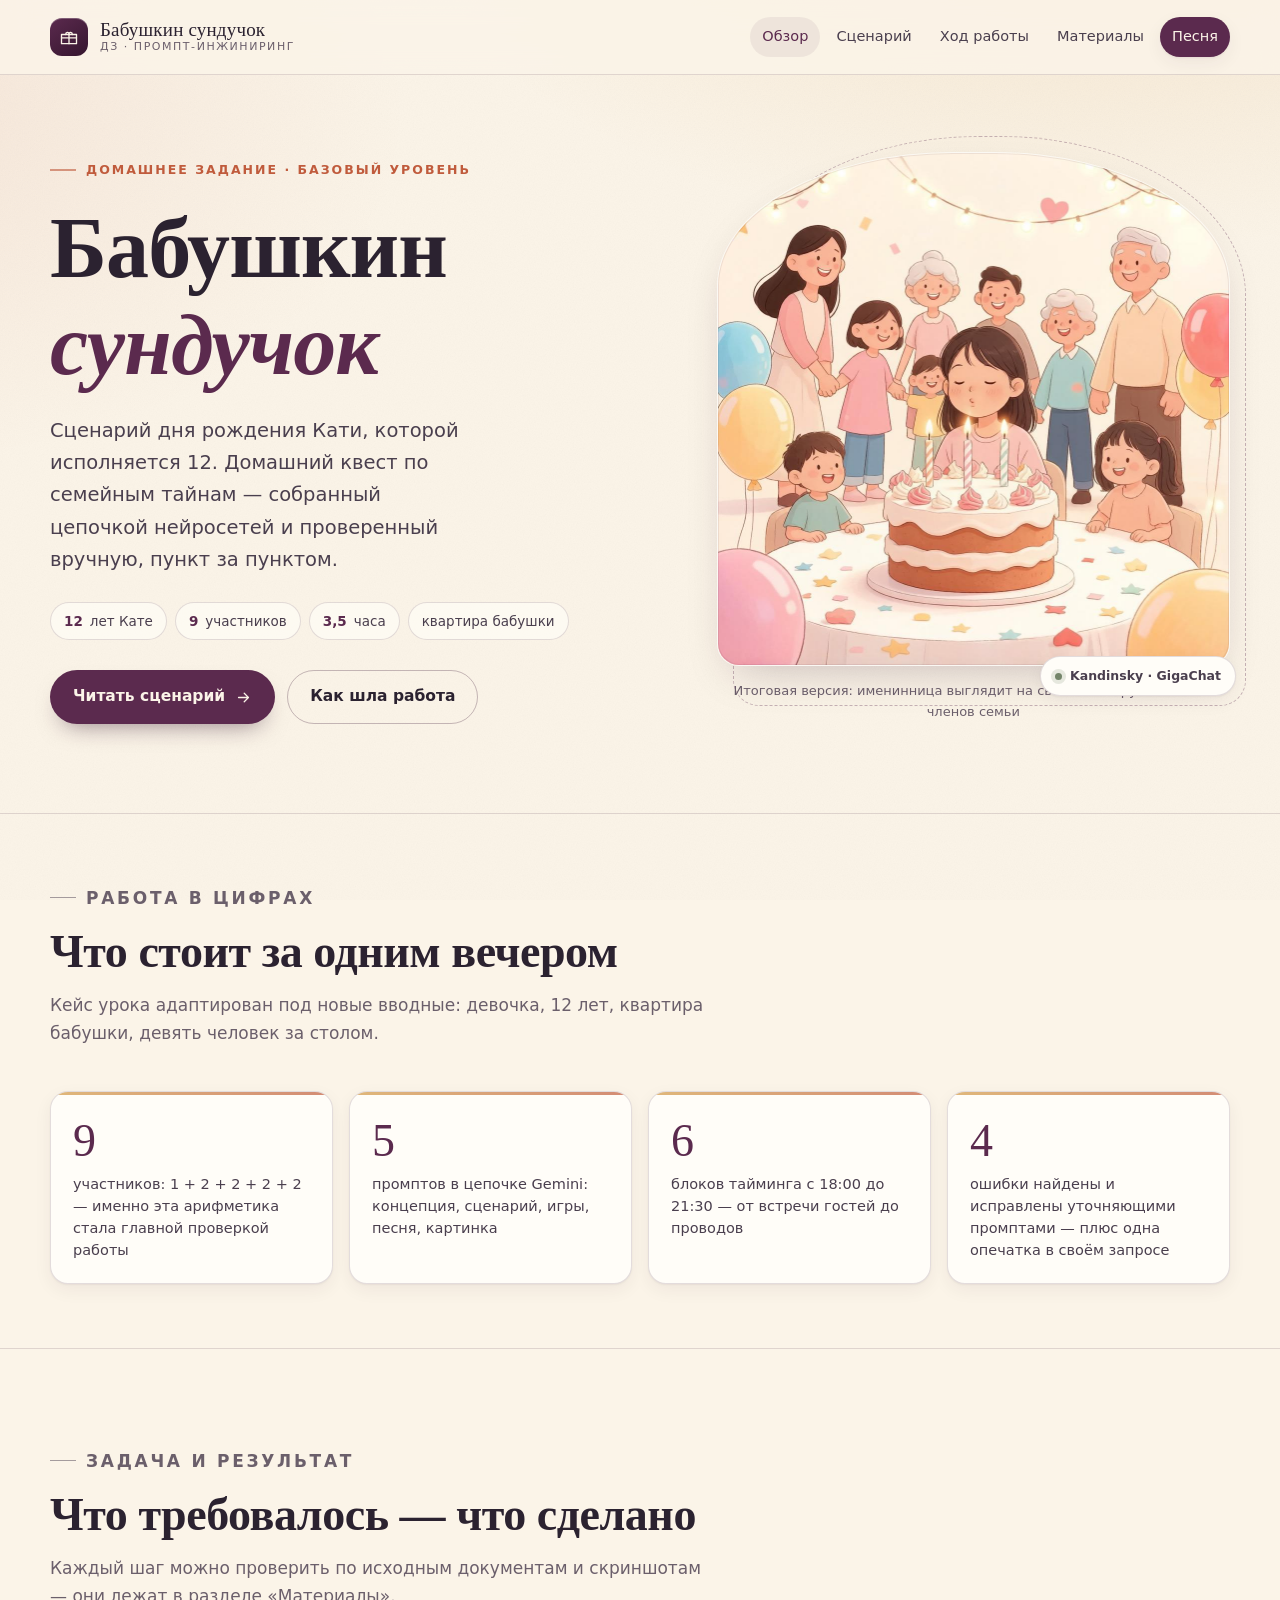
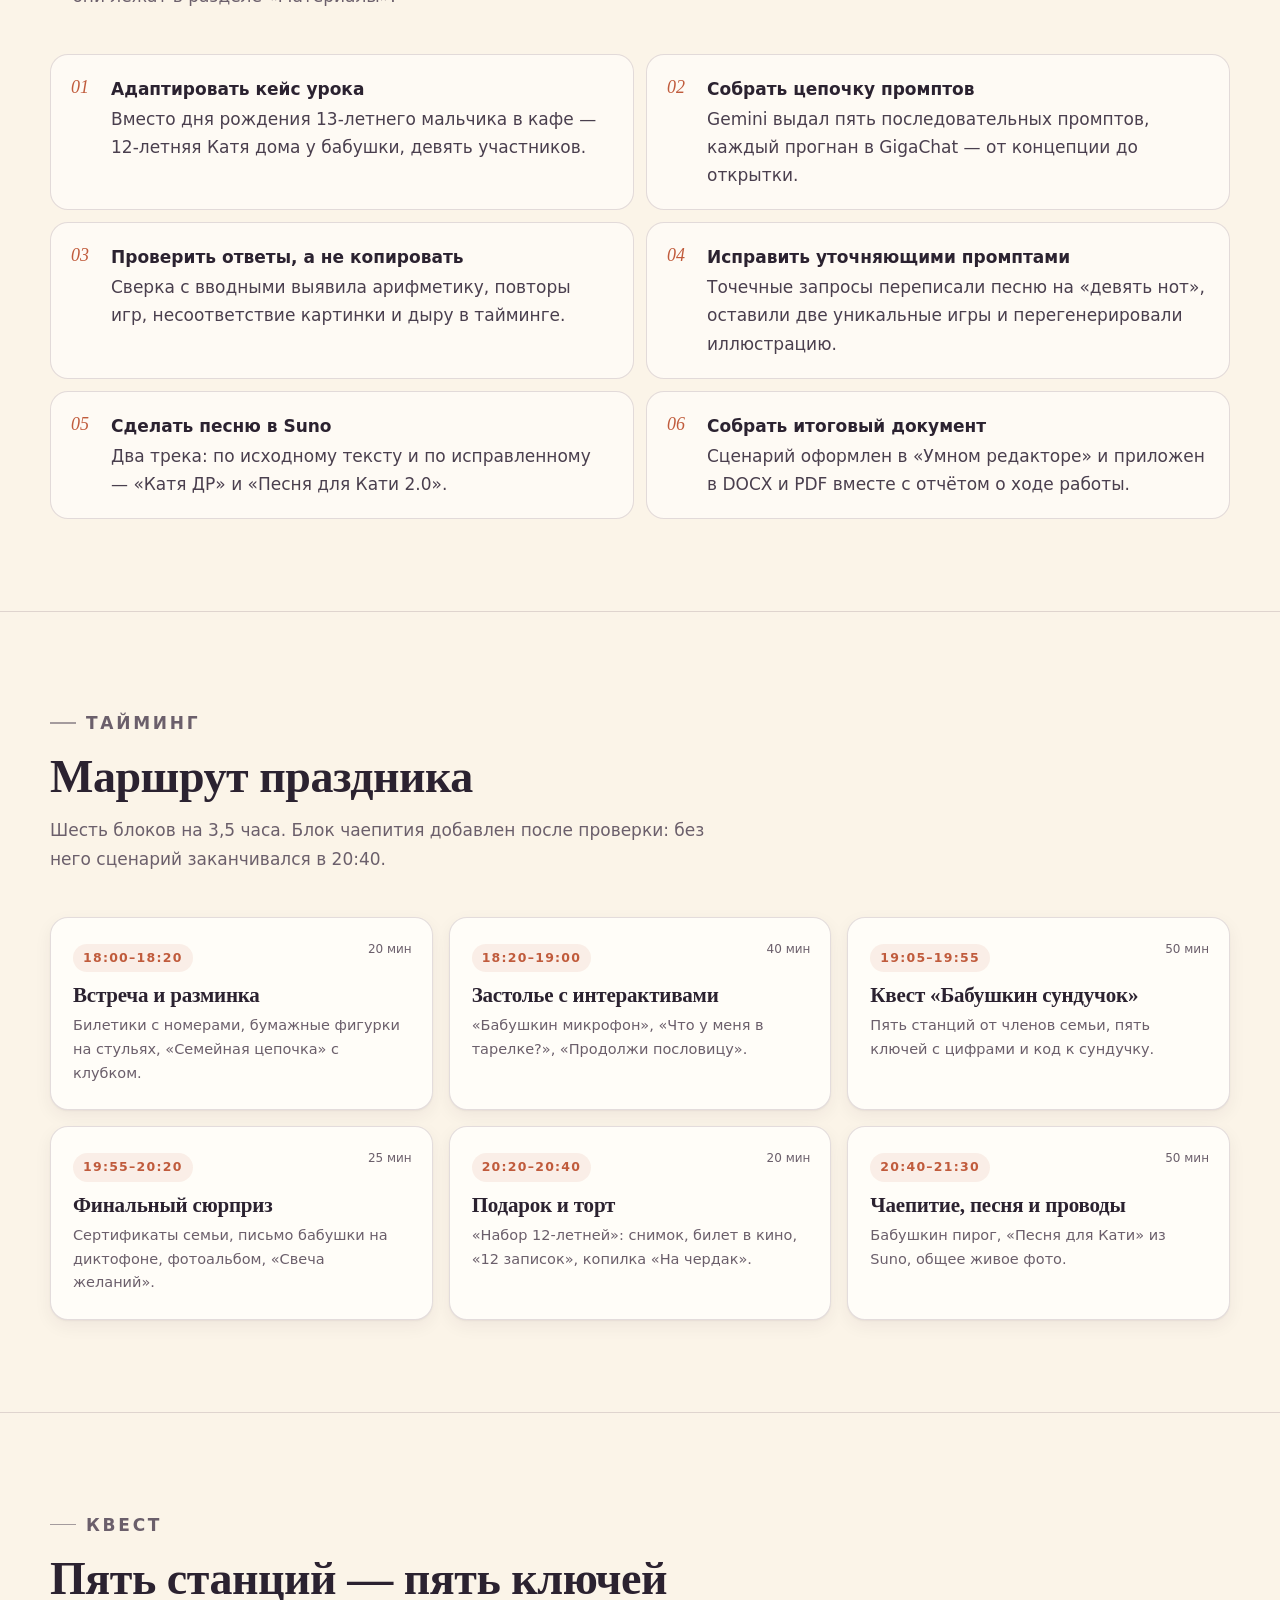
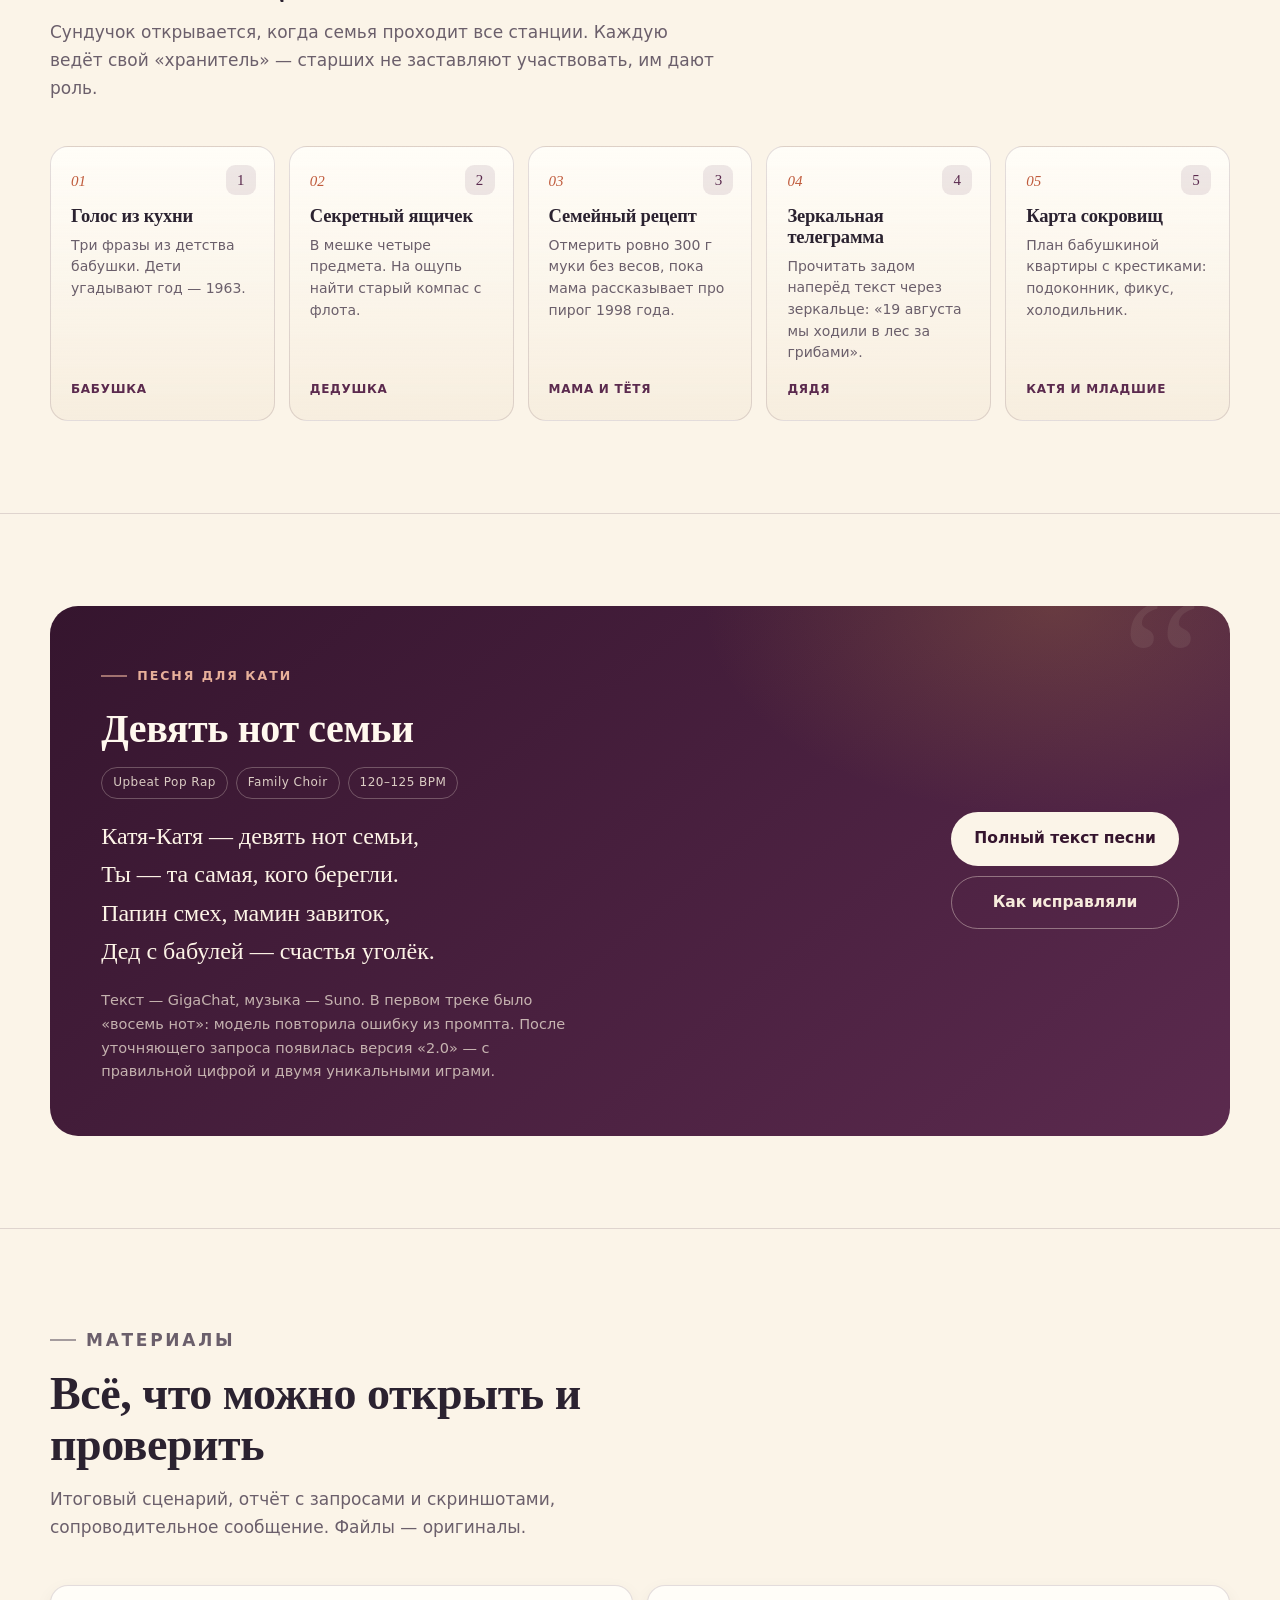
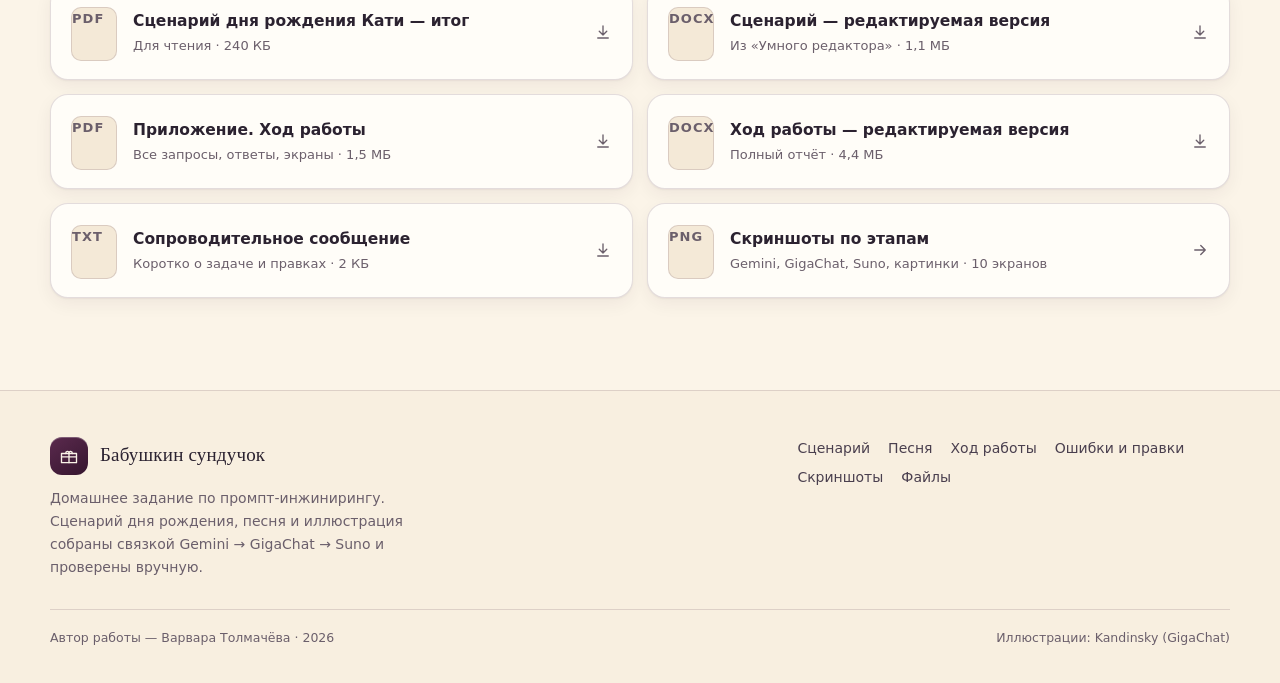
<file: index.html>
<!DOCTYPE html>
<html lang="ru">
<head>
  <meta charset="utf-8">
  <meta name="viewport" content="width=device-width, initial-scale=1">
  <title>«Бабушкин сундучок» — сценарий дня рождения Кати, 12 лет</title>
  <meta name="description" content="Домашнее задание: сценарий дня рождения 12-летней Кати. Связка Gemini → GigaChat (Kandinsky) → Suno, 9 участников, квест «Бабушкин сундучок».">
  <meta name="theme-color" content="#5b2a4e">
  <meta property="og:type" content="website">
  <meta property="og:title" content="«Бабушкин сундучок» — сценарий дня рождения Кати, 12 лет">
  <meta property="og:description" content="Готовый сценарий, песня, иллюстрация и разбор работы с нейросетями: Gemini → GigaChat → Suno.">
  <meta property="og:image" content="assets/img/hero-illustration.png">
  <link rel="icon" href="data:image/svg+xml,%3Csvg xmlns='http://www.w3.org/2000/svg' viewBox='0 0 64 64'%3E%3Crect width='64' height='64' rx='14' fill='%235b2a4e'/%3E%3Cpath d='M16 26h32v22H16z' fill='none' stroke='%23fbf4e8' stroke-width='3'/%3E%3Cpath d='M16 32h32M32 26v22M24 26c0-6 8-6 8 0 0-6 8-6 8 0' fill='none' stroke='%23fbf4e8' stroke-width='3' stroke-linecap='round'/%3E%3C/svg%3E">
  <link rel="stylesheet" href="assets/css/style.css">
</head>
<body>
  <div class="progress" aria-hidden="true"></div>

  <header class="site-header">
    <div class="container nav">
      <a class="brand" href="index.html">
        <span class="brand-mark" aria-hidden="true">
          <svg viewBox="0 0 24 24" fill="none" stroke="currentColor" stroke-width="1.6" stroke-linecap="round" stroke-linejoin="round">
            <path d="M3 9h18v11H3z"></path>
            <path d="M3 13h18M12 9v11"></path>
            <path d="M8 9c0-3 4-4 4 0 0-4 4-3 4 0"></path>
          </svg>
        </span>
        <span>Бабушкин сундучок<small>ДЗ · промпт-инжиниринг</small></span>
      </a>

      <button class="nav-toggle" type="button" aria-label="Меню" aria-expanded="false" aria-controls="nav-links">
        <svg viewBox="0 0 24 24" fill="none" stroke="currentColor" stroke-width="1.8" stroke-linecap="round">
          <path d="M4 7h16M4 12h16M4 17h16"></path>
        </svg>
      </button>

      <ul class="nav-links" id="nav-links">
        <li><a href="index.html" aria-current="page">Обзор</a></li>
        <li><a href="scenario.html">Сценарий</a></li>
        <li><a href="process.html">Ход работы</a></li>
        <li><a href="index.html#materials">Материалы</a></li>
        <li class="nav-cta"><a href="scenario.html#song">Песня</a></li>
      </ul>
    </div>
  </header>

  <main>
    <!-- ============ HERO ============ -->
    <section class="hero">
      <div class="container hero-grid">
        <div>
          <p class="eyebrow">Домашнее задание · базовый уровень</p>
          <h1>Бабушкин<br><em>сундучок</em></h1>
          <p class="hero-lead">
            Сценарий дня рождения Кати, которой исполняется 12. Домашний квест
            по семейным тайнам — собранный цепочкой нейросетей и проверенный
            вручную, пункт за пунктом.
          </p>

          <ul class="hero-meta">
            <li class="chip"><b>12</b> лет Кате</li>
            <li class="chip"><b>9</b> участников</li>
            <li class="chip"><b>3,5</b> часа</li>
            <li class="chip">квартира бабушки</li>
          </ul>

          <div class="hero-actions">
            <a class="btn btn-primary" href="scenario.html">
              Читать сценарий
              <svg viewBox="0 0 24 24" fill="none" stroke="currentColor" stroke-width="1.8" stroke-linecap="round" stroke-linejoin="round" aria-hidden="true">
                <path d="M5 12h14M13 6l6 6-6 6"></path>
              </svg>
            </a>
            <a class="btn btn-ghost" href="process.html">
              Как шла работа
            </a>
          </div>
        </div>

        <figure class="hero-figure" data-reveal>
          <div class="hero-frame">
            <img src="assets/img/hero-illustration.png" alt="Иллюстрация: девочка-подросток задувает свечи на торте в кругу семьи" data-lightbox data-caption="Итоговая иллюстрация: именинница задувает свечи в кругу семьи. Kandinsky (GigaChat)">
          </div>
          <span class="hero-badge"><span aria-hidden="true"></span> Kandinsky · GigaChat</span>
          <figcaption>Итоговая версия: именинница выглядит на свои 12, вокруг — восемь членов семьи</figcaption>
        </figure>
      </div>
    </section>

    <!-- ============ ЦИФРЫ ============ -->
    <section class="section section-tight">
      <div class="container">
        <div class="section-head" data-reveal>
          <p class="eyebrow">Работа в цифрах</p>
          <h2>Что стоит за одним вечером</h2>
          <p>Кейс урока адаптирован под новые вводные: девочка, 12 лет, квартира бабушки, девять человек за столом.</p>
        </div>

        <div class="stats">
          <div class="stat" data-reveal>
            <span class="stat-value">9</span>
            <span class="stat-label">участников: 1 + 2 + 2 + 2 + 2 — именно эта арифметика стала главной проверкой работы</span>
          </div>
          <div class="stat" data-reveal>
            <span class="stat-value">5</span>
            <span class="stat-label">промптов в цепочке Gemini: концепция, сценарий, игры, песня, картинка</span>
          </div>
          <div class="stat" data-reveal>
            <span class="stat-value">6</span>
            <span class="stat-label">блоков тайминга с 18:00 до 21:30 — от встречи гостей до проводов</span>
          </div>
          <div class="stat" data-reveal>
            <span class="stat-value">4</span>
            <span class="stat-label">ошибки найдены и исправлены уточняющими промптами — плюс одна опечатка в своём запросе</span>
          </div>
        </div>
      </div>
    </section>

    <!-- ============ ЗАДАЧА ============ -->
    <section class="section" id="task">
      <div class="container">
        <div class="section-head" data-reveal>
          <p class="eyebrow">Задача и результат</p>
          <h2>Что требовалось — что сделано</h2>
          <p>Каждый шаг можно проверить по исходным документам и скриншотам — они лежат в разделе «Материалы».</p>
        </div>

        <ol class="check-grid">
          <li data-reveal>
            <b>Адаптировать кейс урока</b>
            Вместо дня рождения 13-летнего мальчика в кафе — 12-летняя Катя дома у бабушки, девять участников.
          </li>
          <li data-reveal>
            <b>Собрать цепочку промптов</b>
            Gemini выдал пять последовательных промптов, каждый прогнан в GigaChat — от концепции до открытки.
          </li>
          <li data-reveal>
            <b>Проверить ответы, а не копировать</b>
            Сверка с вводными выявила арифметику, повторы игр, несоответствие картинки и дыру в тайминге.
          </li>
          <li data-reveal>
            <b>Исправить уточняющими промптами</b>
            Точечные запросы переписали песню на «девять нот», оставили две уникальные игры и перегенерировали иллюстрацию.
          </li>
          <li data-reveal>
            <b>Сделать песню в Suno</b>
            Два трека: по исходному тексту и по исправленному — «Катя ДР» и «Песня для Кати 2.0».
          </li>
          <li data-reveal>
            <b>Собрать итоговый документ</b>
            Сценарий оформлен в «Умном редакторе» и приложен в DOCX и PDF вместе с отчётом о ходе работы.
          </li>
        </ol>
      </div>
    </section>

    <!-- ============ МАРШРУТ ============ -->
    <section class="section" id="route">
      <div class="container">
        <div class="section-head" data-reveal>
          <p class="eyebrow">Тайминг</p>
          <h2>Маршрут праздника</h2>
          <p>Шесть блоков на 3,5 часа. Блок чаепития добавлен после проверки: без него сценарий заканчивался в 20:40.</p>
        </div>

        <div class="route">
          <article class="route-item" data-reveal>
            <span class="route-dur">20 мин</span>
            <span class="route-time">18:00–18:20</span>
            <h3>Встреча и разминка</h3>
            <p>Билетики с номерами, бумажные фигурки на стульях, «Семейная цепочка» с клубком.</p>
          </article>
          <article class="route-item" data-reveal>
            <span class="route-dur">40 мин</span>
            <span class="route-time">18:20–19:00</span>
            <h3>Застолье с интерактивами</h3>
            <p>«Бабушкин микрофон», «Что у меня в тарелке?», «Продолжи пословицу».</p>
          </article>
          <article class="route-item" data-reveal>
            <span class="route-dur">50 мин</span>
            <span class="route-time">19:05–19:55</span>
            <h3>Квест «Бабушкин сундучок»</h3>
            <p>Пять станций от членов семьи, пять ключей с цифрами и код к сундучку.</p>
          </article>
          <article class="route-item" data-reveal>
            <span class="route-dur">25 мин</span>
            <span class="route-time">19:55–20:20</span>
            <h3>Финальный сюрприз</h3>
            <p>Сертификаты семьи, письмо бабушки на диктофоне, фотоальбом, «Свеча желаний».</p>
          </article>
          <article class="route-item" data-reveal>
            <span class="route-dur">20 мин</span>
            <span class="route-time">20:20–20:40</span>
            <h3>Подарок и торт</h3>
            <p>«Набор 12-летней»: снимок, билет в кино, «12 записок», копилка «На чердак».</p>
          </article>
          <article class="route-item" data-reveal>
            <span class="route-dur">50 мин</span>
            <span class="route-time">20:40–21:30</span>
            <h3>Чаепитие, песня и проводы</h3>
            <p>Бабушкин пирог, «Песня для Кати» из Suno, общее живое фото.</p>
          </article>
        </div>
      </div>
    </section>

    <!-- ============ СТАНЦИИ ============ -->
    <section class="section" id="stations">
      <div class="container">
        <div class="section-head" data-reveal>
          <p class="eyebrow">Квест</p>
          <h2>Пять станций — пять ключей</h2>
          <p>Сундучок открывается, когда семья проходит все станции. Каждую ведёт свой «хранитель» — старших не заставляют участвовать, им дают роль.</p>
        </div>

        <div class="stations">
          <article class="station" data-reveal>
            <span class="station-key" aria-label="Ключ 1">1</span>
            <h3>Голос из кухни</h3>
            <p>Три фразы из детства бабушки. Дети угадывают год — 1963.</p>
            <span class="station-host">Бабушка</span>
          </article>
          <article class="station" data-reveal>
            <span class="station-key" aria-label="Ключ 2">2</span>
            <h3>Секретный ящичек</h3>
            <p>В мешке четыре предмета. На ощупь найти старый компас с флота.</p>
            <span class="station-host">Дедушка</span>
          </article>
          <article class="station" data-reveal>
            <span class="station-key" aria-label="Ключ 3">3</span>
            <h3>Семейный рецепт</h3>
            <p>Отмерить ровно 300 г муки без весов, пока мама рассказывает про пирог 1998 года.</p>
            <span class="station-host">Мама и тётя</span>
          </article>
          <article class="station" data-reveal>
            <span class="station-key" aria-label="Ключ 4">4</span>
            <h3>Зеркальная телеграмма</h3>
            <p>Прочитать задом наперёд текст через зеркальце: «19 августа мы ходили в лес за грибами».</p>
            <span class="station-host">Дядя</span>
          </article>
          <article class="station" data-reveal>
            <span class="station-key" aria-label="Ключ 5">5</span>
            <h3>Карта сокровищ</h3>
            <p>План бабушкиной квартиры с крестиками: подоконник, фикус, холодильник.</p>
            <span class="station-host">Катя и младшие</span>
          </article>
        </div>
      </div>
    </section>

    <!-- ============ ПЕСНЯ ============ -->
    <section class="section" id="song">
      <div class="container">
        <div class="song-panel" data-reveal>
          <div>
            <p class="eyebrow">Песня для Кати</p>
            <h2>Девять нот семьи</h2>
            <ul class="song-tags">
              <li>Upbeat Pop Rap</li>
              <li>Family Choir</li>
              <li>120–125 BPM</li>
            </ul>
            <p class="song-verse">
              <span>Катя-Катя — девять нот семьи,</span>
              <span>Ты — та самая, кого берегли.</span>
              <span>Папин смех, мамин завиток,</span>
              <span>Дед с бабулей — счастья уголёк.</span>
            </p>
            <p class="song-note">
              Текст — GigaChat, музыка — Suno. В первом треке было «восемь нот»:
              модель повторила ошибку из промпта. После уточняющего запроса
              появилась версия «2.0» — с правильной цифрой и двумя уникальными играми.
            </p>
          </div>
          <div class="song-actions">
            <a class="btn btn-primary" href="scenario.html#song">Полный текст песни</a>
            <a class="btn btn-ghost" href="process.html#stage-3">Как исправляли</a>
          </div>
        </div>
      </div>
    </section>

    <!-- ============ МАТЕРИАЛЫ ============ -->
    <section class="section" id="materials">
      <div class="container">
        <div class="section-head" data-reveal>
          <p class="eyebrow">Материалы</p>
          <h2>Всё, что можно открыть и проверить</h2>
          <p>Итоговый сценарий, отчёт с запросами и скриншотами, сопроводительное сообщение. Файлы — оригиналы.</p>
        </div>

        <div class="materials">
          <a class="file-card" href="assets/files/scenario.pdf" download data-reveal>
            <span class="file-icon">PDF</span>
            <span>
              <strong>Сценарий дня рождения Кати — итог</strong>
              <span>Для чтения · 240 КБ</span>
            </span>
            <svg class="arrow" viewBox="0 0 24 24" width="18" height="18" fill="none" stroke="currentColor" stroke-width="1.8" stroke-linecap="round" stroke-linejoin="round" aria-hidden="true">
              <path d="M12 4v12M7 11l5 5 5-5M5 20h14"></path>
            </svg>
          </a>
          <a class="file-card" href="assets/files/scenario.docx" download data-reveal>
            <span class="file-icon">DOCX</span>
            <span>
              <strong>Сценарий — редактируемая версия</strong>
              <span>Из «Умного редактора» · 1,1 МБ</span>
            </span>
            <svg class="arrow" viewBox="0 0 24 24" width="18" height="18" fill="none" stroke="currentColor" stroke-width="1.8" stroke-linecap="round" stroke-linejoin="round" aria-hidden="true">
              <path d="M12 4v12M7 11l5 5 5-5M5 20h14"></path>
            </svg>
          </a>
          <a class="file-card" href="assets/files/worklog.pdf" download data-reveal>
            <span class="file-icon">PDF</span>
            <span>
              <strong>Приложение. Ход работы</strong>
              <span>Все запросы, ответы, экраны · 1,5 МБ</span>
            </span>
            <svg class="arrow" viewBox="0 0 24 24" width="18" height="18" fill="none" stroke="currentColor" stroke-width="1.8" stroke-linecap="round" stroke-linejoin="round" aria-hidden="true">
              <path d="M12 4v12M7 11l5 5 5-5M5 20h14"></path>
            </svg>
          </a>
          <a class="file-card" href="assets/files/worklog.docx" download data-reveal>
            <span class="file-icon">DOCX</span>
            <span>
              <strong>Ход работы — редактируемая версия</strong>
              <span>Полный отчёт · 4,4 МБ</span>
            </span>
            <svg class="arrow" viewBox="0 0 24 24" width="18" height="18" fill="none" stroke="currentColor" stroke-width="1.8" stroke-linecap="round" stroke-linejoin="round" aria-hidden="true">
              <path d="M12 4v12M7 11l5 5 5-5M5 20h14"></path>
            </svg>
          </a>
          <a class="file-card" href="assets/files/cover-letter.txt" download data-reveal>
            <span class="file-icon">TXT</span>
            <span>
              <strong>Сопроводительное сообщение</strong>
              <span>Коротко о задаче и правках · 2 КБ</span>
            </span>
            <svg class="arrow" viewBox="0 0 24 24" width="18" height="18" fill="none" stroke="currentColor" stroke-width="1.8" stroke-linecap="round" stroke-linejoin="round" aria-hidden="true">
              <path d="M12 4v12M7 11l5 5 5-5M5 20h14"></path>
            </svg>
          </a>
          <a class="file-card" href="process.html#gallery" data-reveal>
            <span class="file-icon">PNG</span>
            <span>
              <strong>Скриншоты по этапам</strong>
              <span>Gemini, GigaChat, Suno, картинки · 10 экранов</span>
            </span>
            <svg class="arrow" viewBox="0 0 24 24" width="18" height="18" fill="none" stroke="currentColor" stroke-width="1.8" stroke-linecap="round" stroke-linejoin="round" aria-hidden="true">
              <path d="M5 12h14M13 6l6 6-6 6"></path>
            </svg>
          </a>
        </div>
      </div>
    </section>
  </main>

  <footer class="site-footer">
    <div class="container">
      <div class="footer-grid">
        <div class="footer-brand">
          <a class="brand" href="index.html">
            <span class="brand-mark" aria-hidden="true">
              <svg viewBox="0 0 24 24" fill="none" stroke="currentColor" stroke-width="1.6" stroke-linecap="round" stroke-linejoin="round">
                <path d="M3 9h18v11H3z"></path>
                <path d="M3 13h18M12 9v11"></path>
                <path d="M8 9c0-3 4-4 4 0 0-4 4-3 4 0"></path>
              </svg>
            </span>
            <span>Бабушкин сундучок</span>
          </a>
          <p>Домашнее задание по промпт-инжинирингу. Сценарий дня рождения, песня и иллюстрация собраны связкой Gemini → GigaChat → Suno и проверены вручную.</p>
        </div>

        <nav class="footer-nav" aria-label="Навигация в подвале">
          <a href="scenario.html">Сценарий</a>
          <a href="scenario.html#song">Песня</a>
          <a href="process.html">Ход работы</a>
          <a href="process.html#errors">Ошибки и правки</a>
          <a href="process.html#gallery">Скриншоты</a>
          <a href="index.html#materials">Файлы</a>
        </nav>
      </div>

      <div class="footer-bottom">
        <span>Автор работы — Варвара Толмачёва · <span data-year>2026</span></span>
        <span>Иллюстрации: Kandinsky (GigaChat)</span>
      </div>
    </div>
  </footer>

  <div class="lightbox" role="dialog" aria-modal="true" aria-label="Просмотр изображения">
    <button class="lightbox-close" type="button" aria-label="Закрыть">&times;</button>
    <figure>
      <img alt="">
      <figcaption></figcaption>
    </figure>
  </div>

  <button class="to-top" type="button" aria-label="Наверх">
    <svg viewBox="0 0 24 24" width="20" height="20" fill="none" stroke="currentColor" stroke-width="1.8" stroke-linecap="round" stroke-linejoin="round" aria-hidden="true">
      <path d="M12 19V5M6 11l6-6 6 6"></path>
    </svg>
  </button>

  <script src="assets/js/main.js" defer></script>
</body>
</html>
</file>
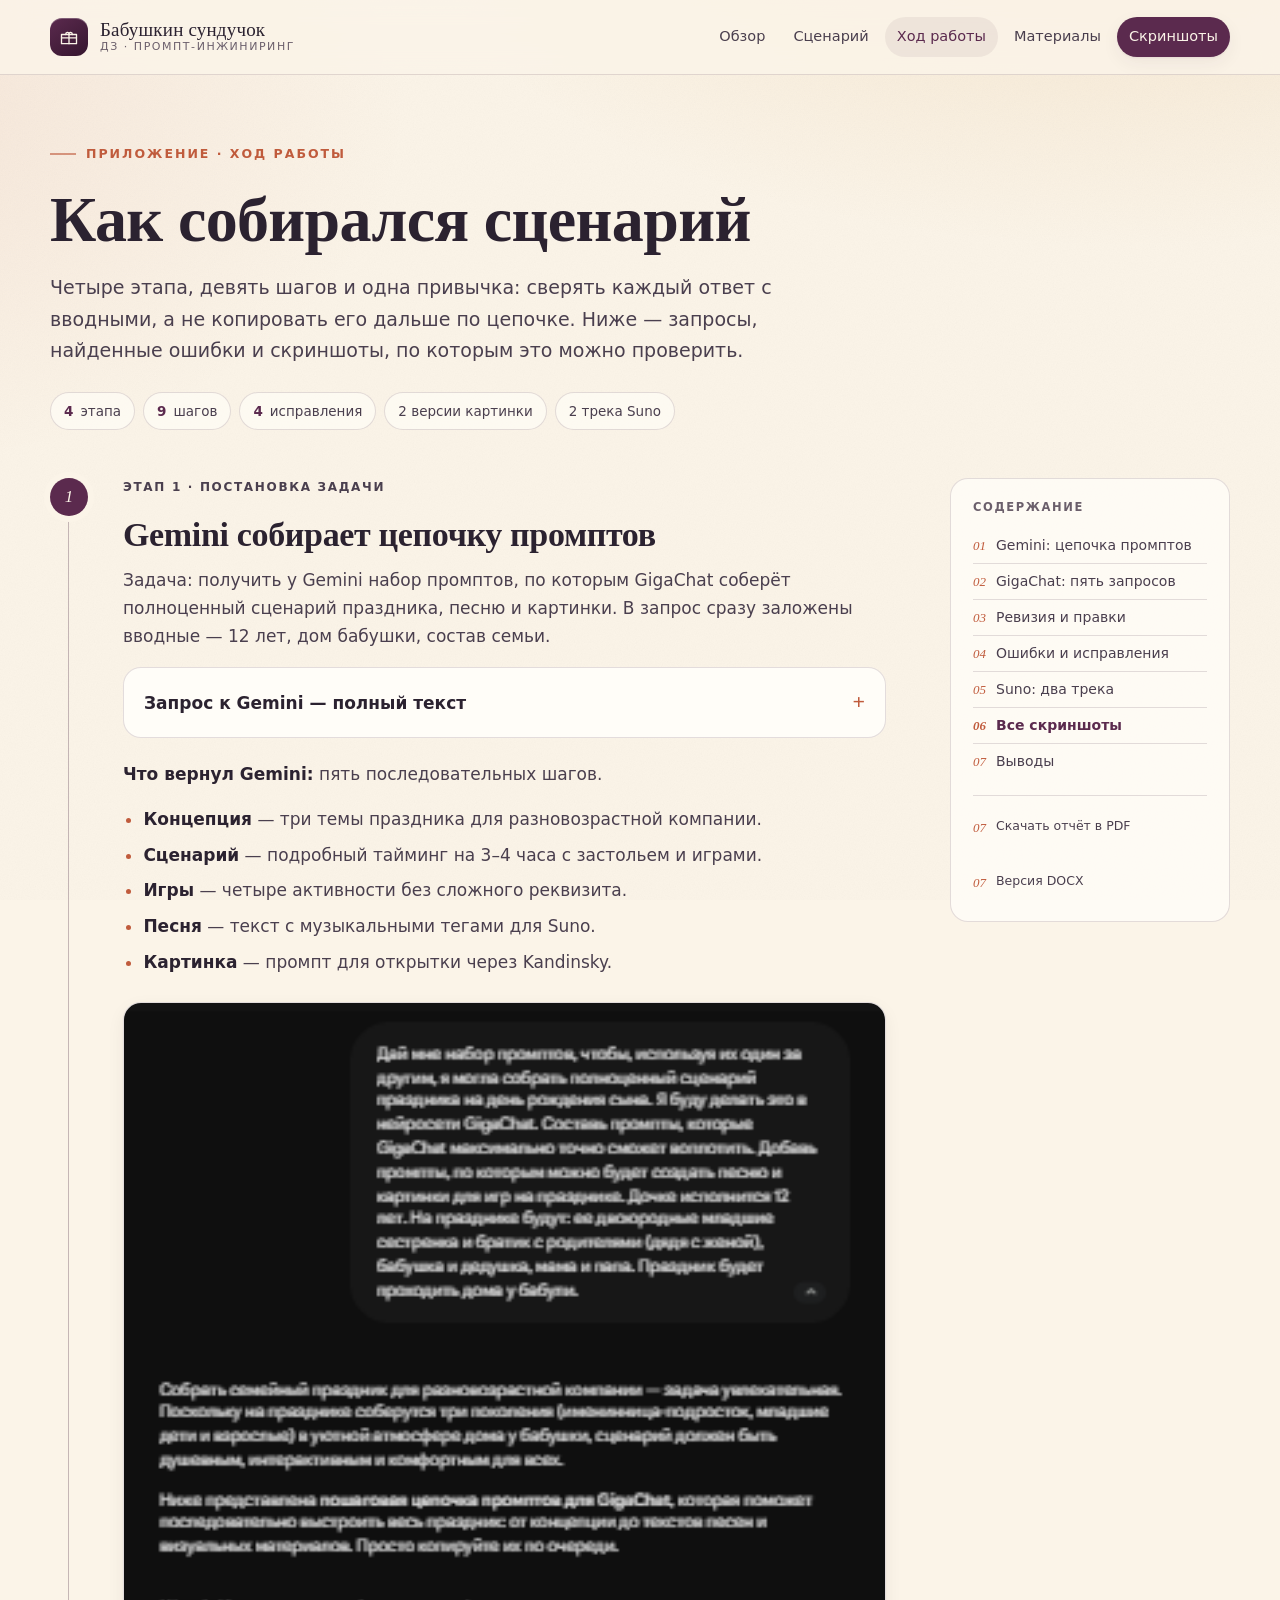
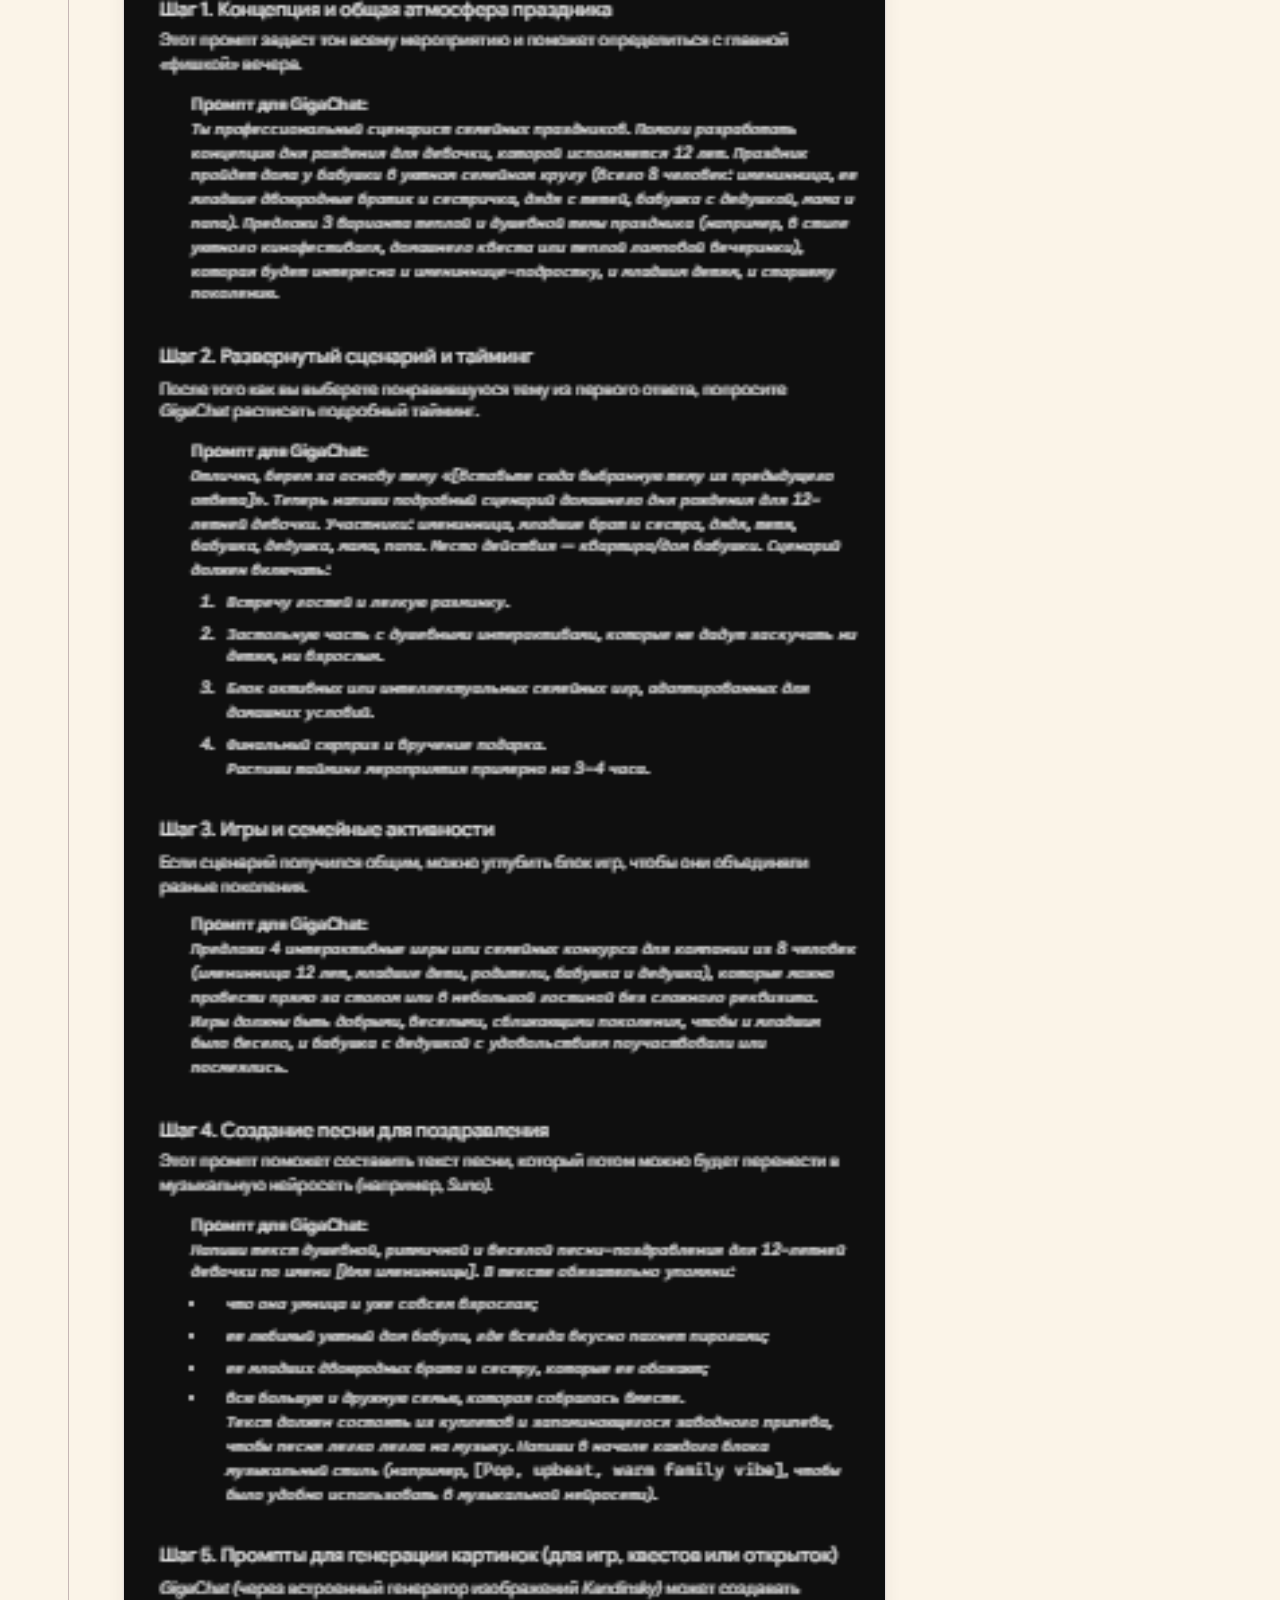
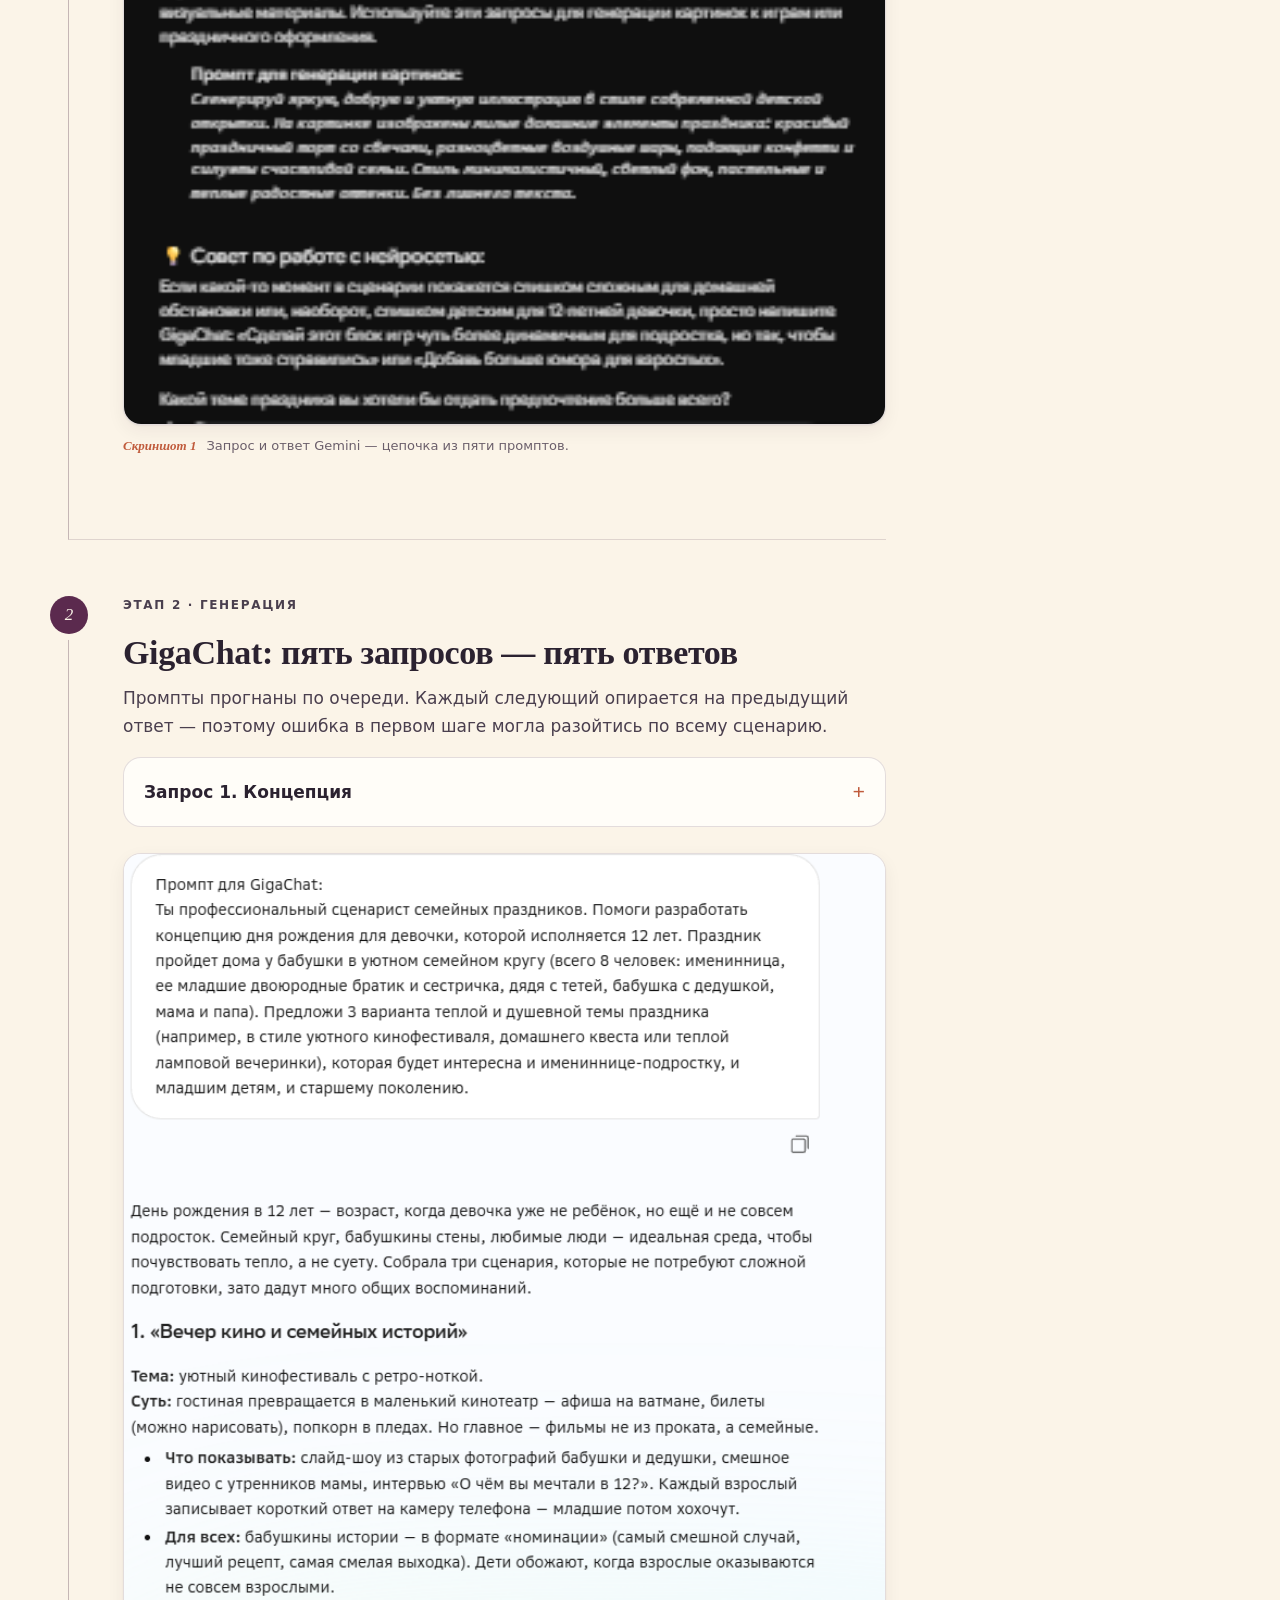
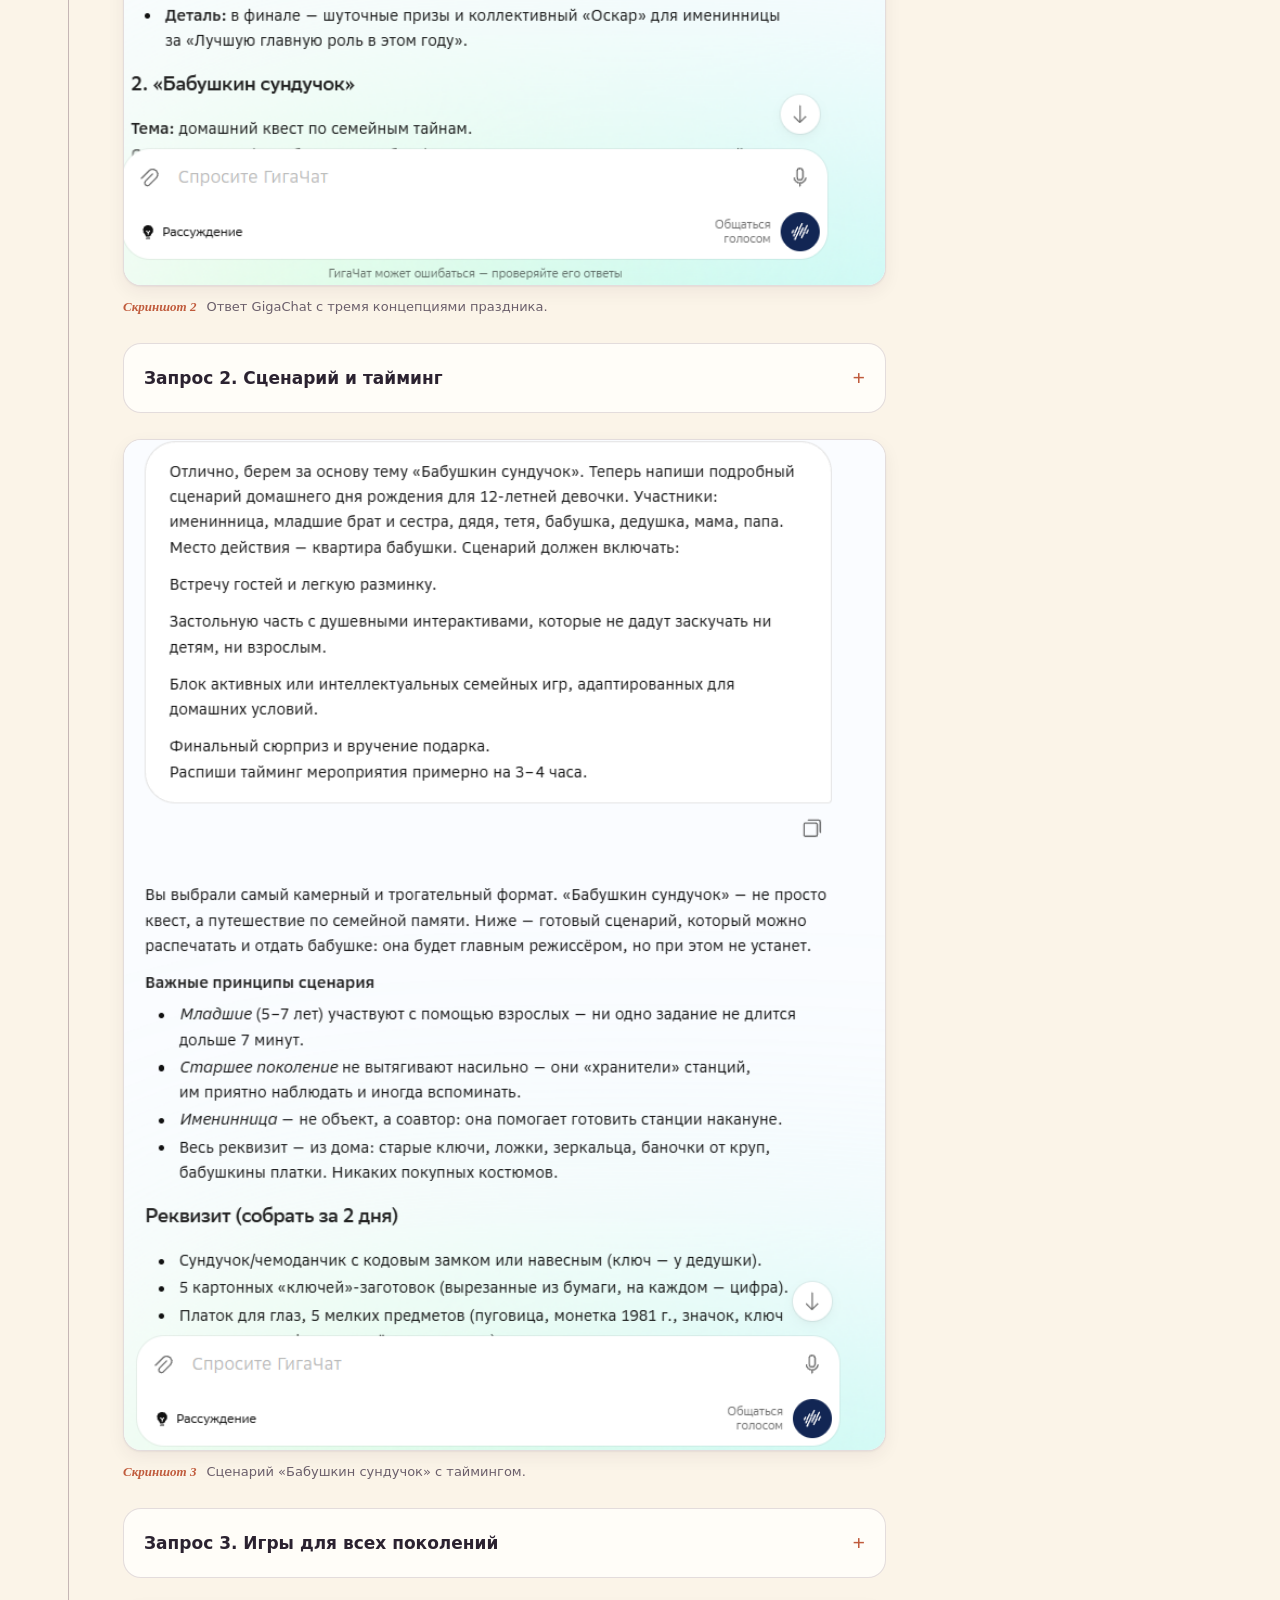
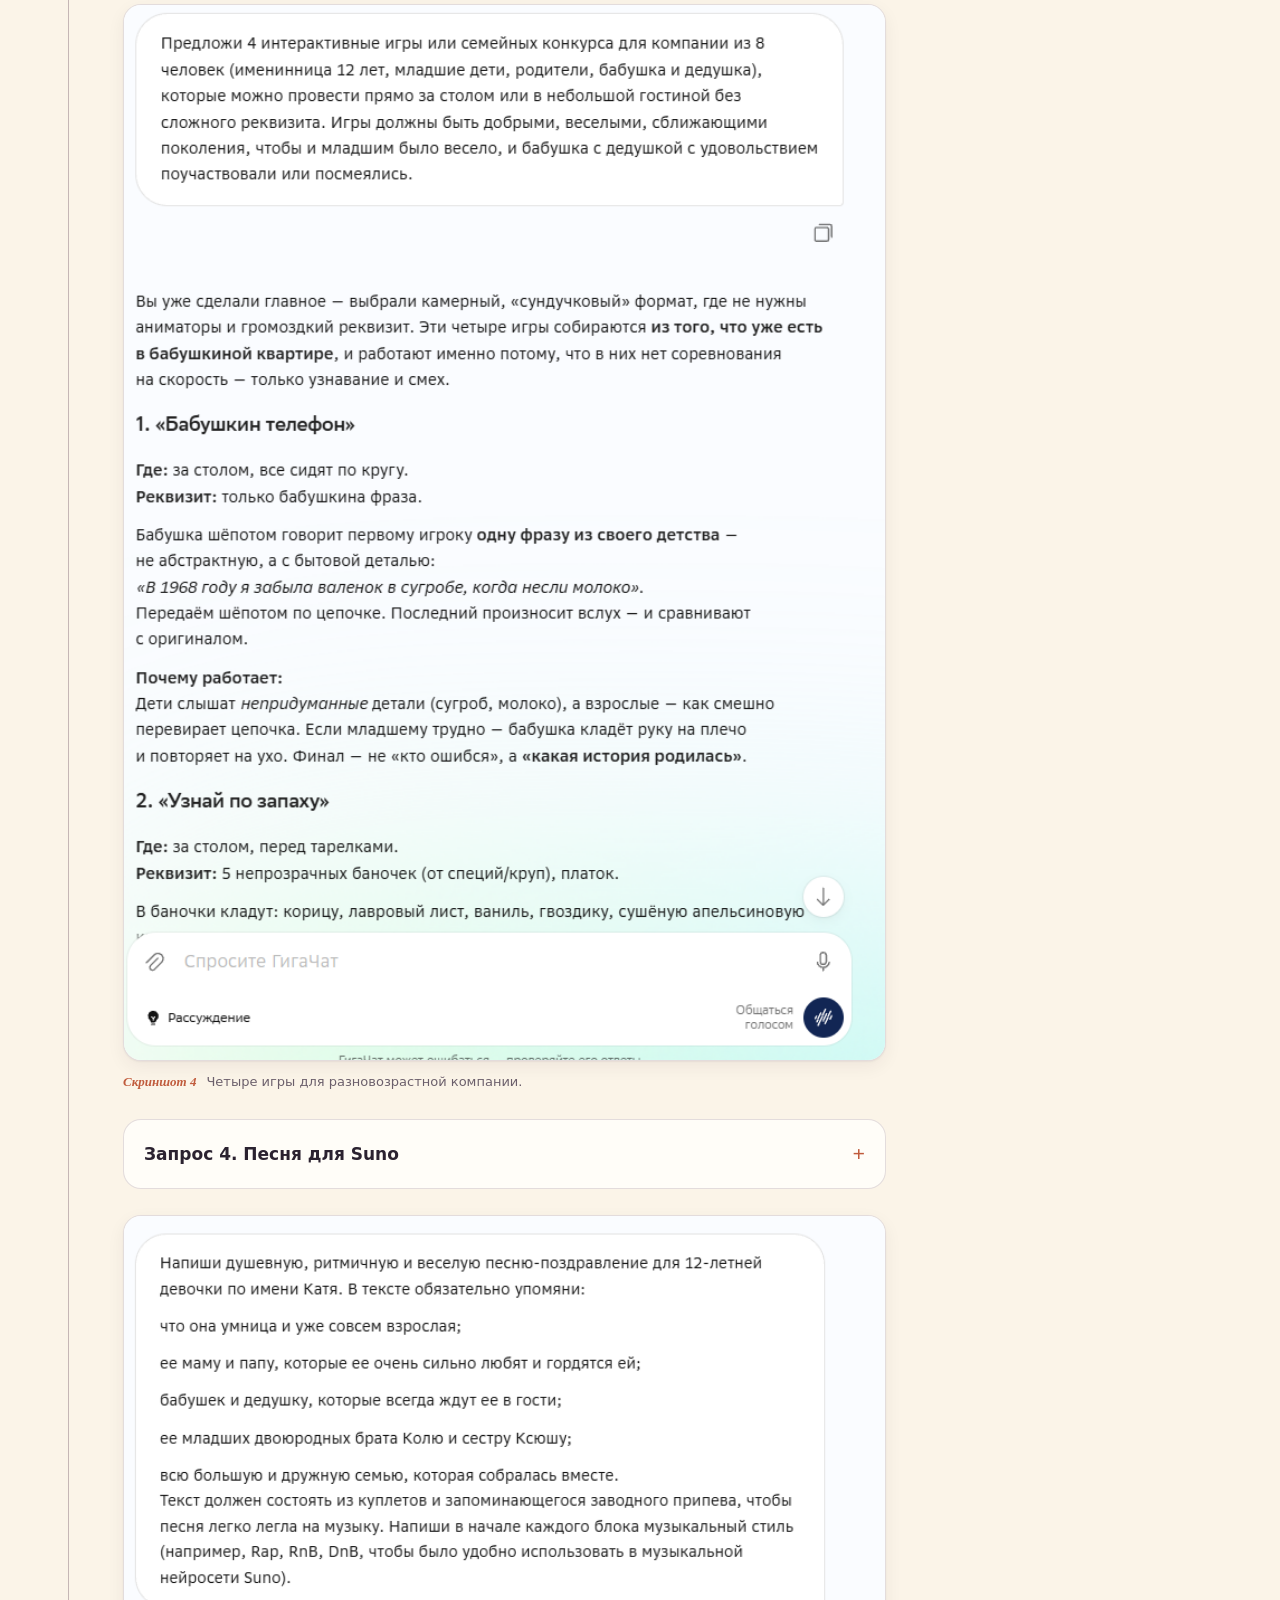
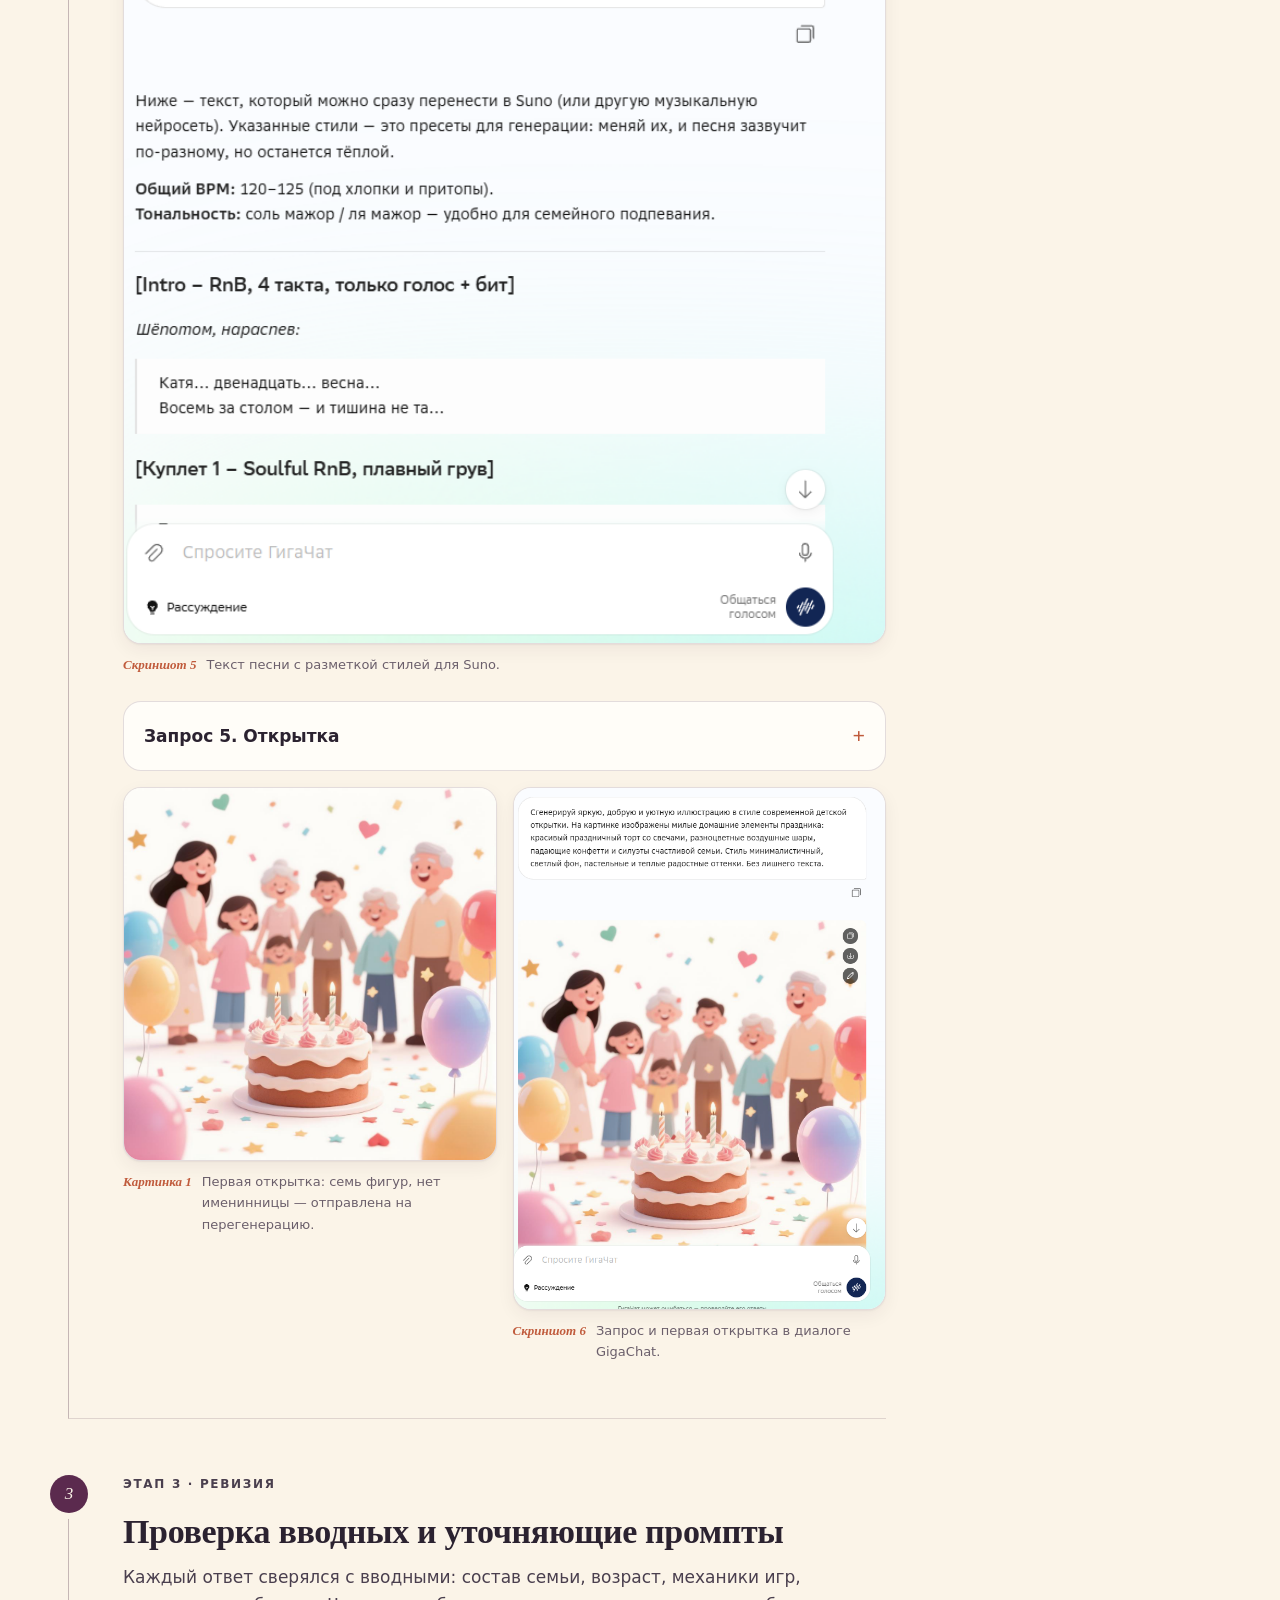
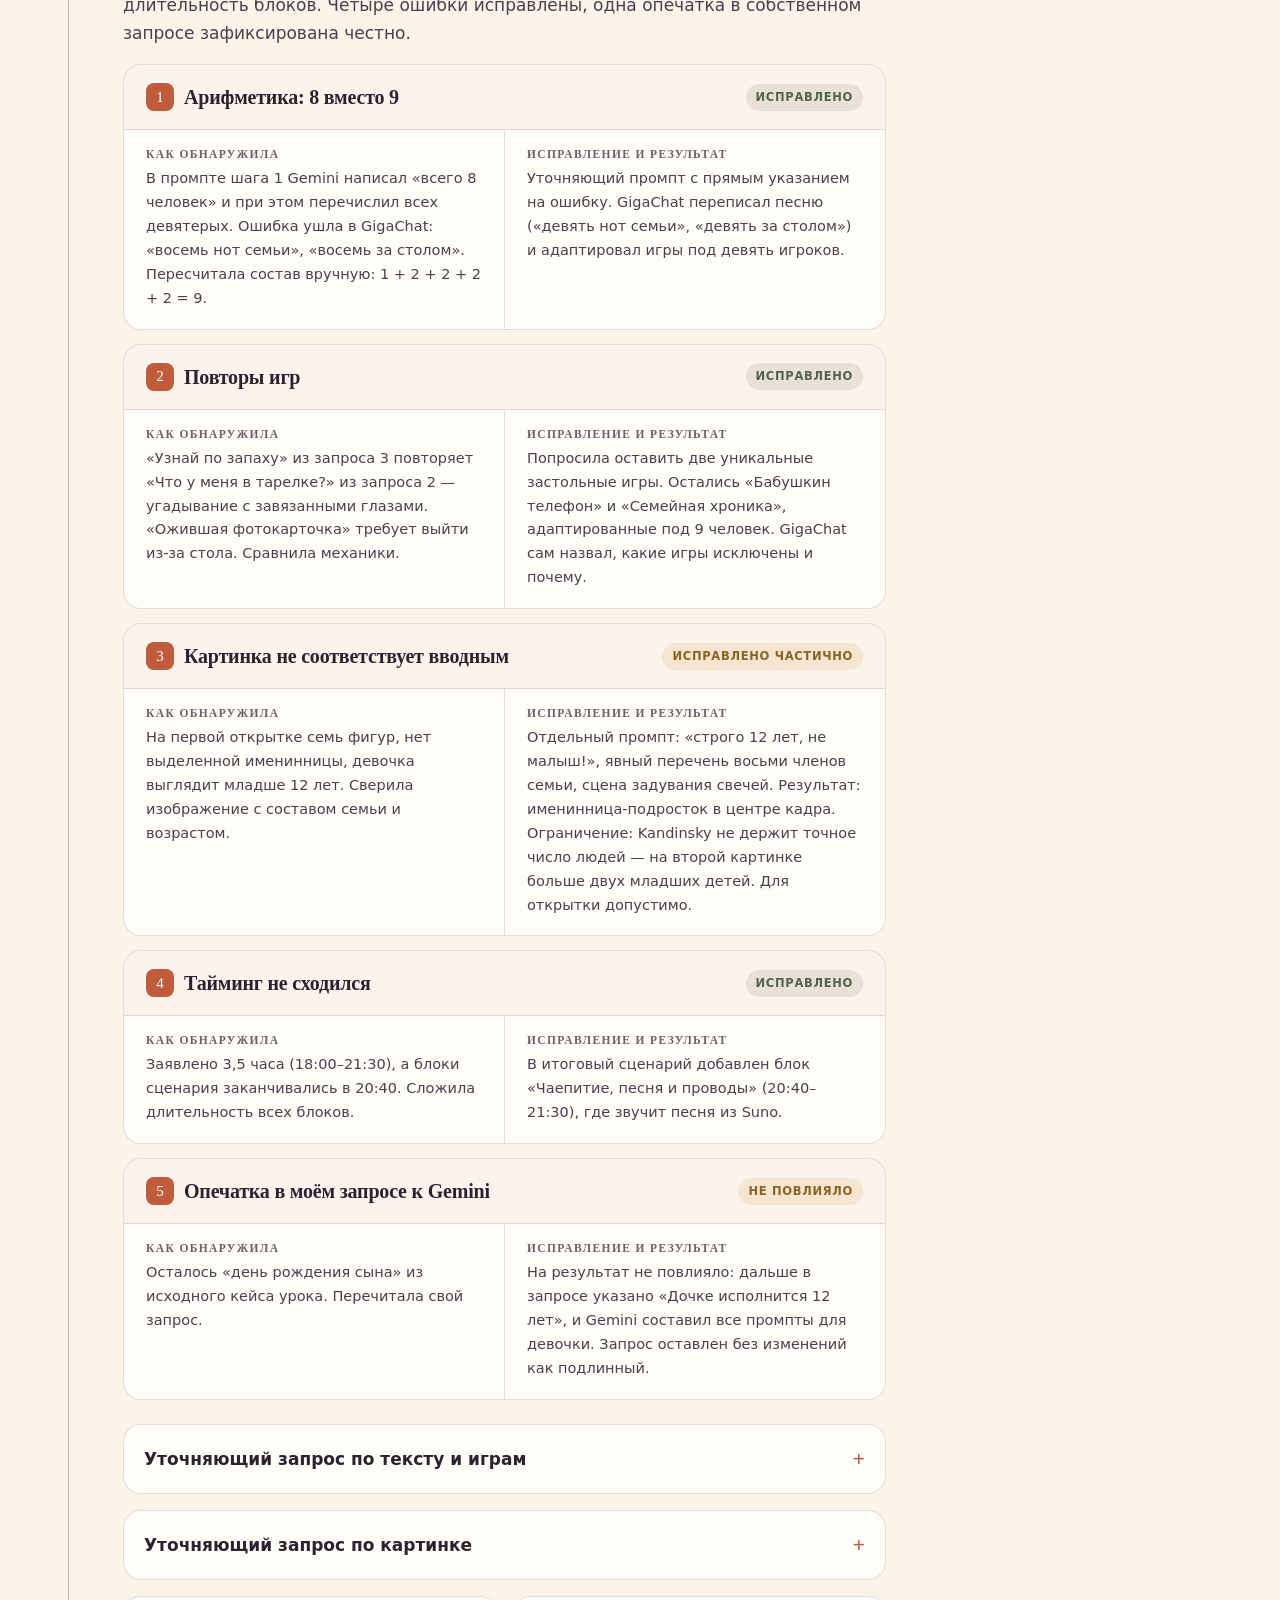
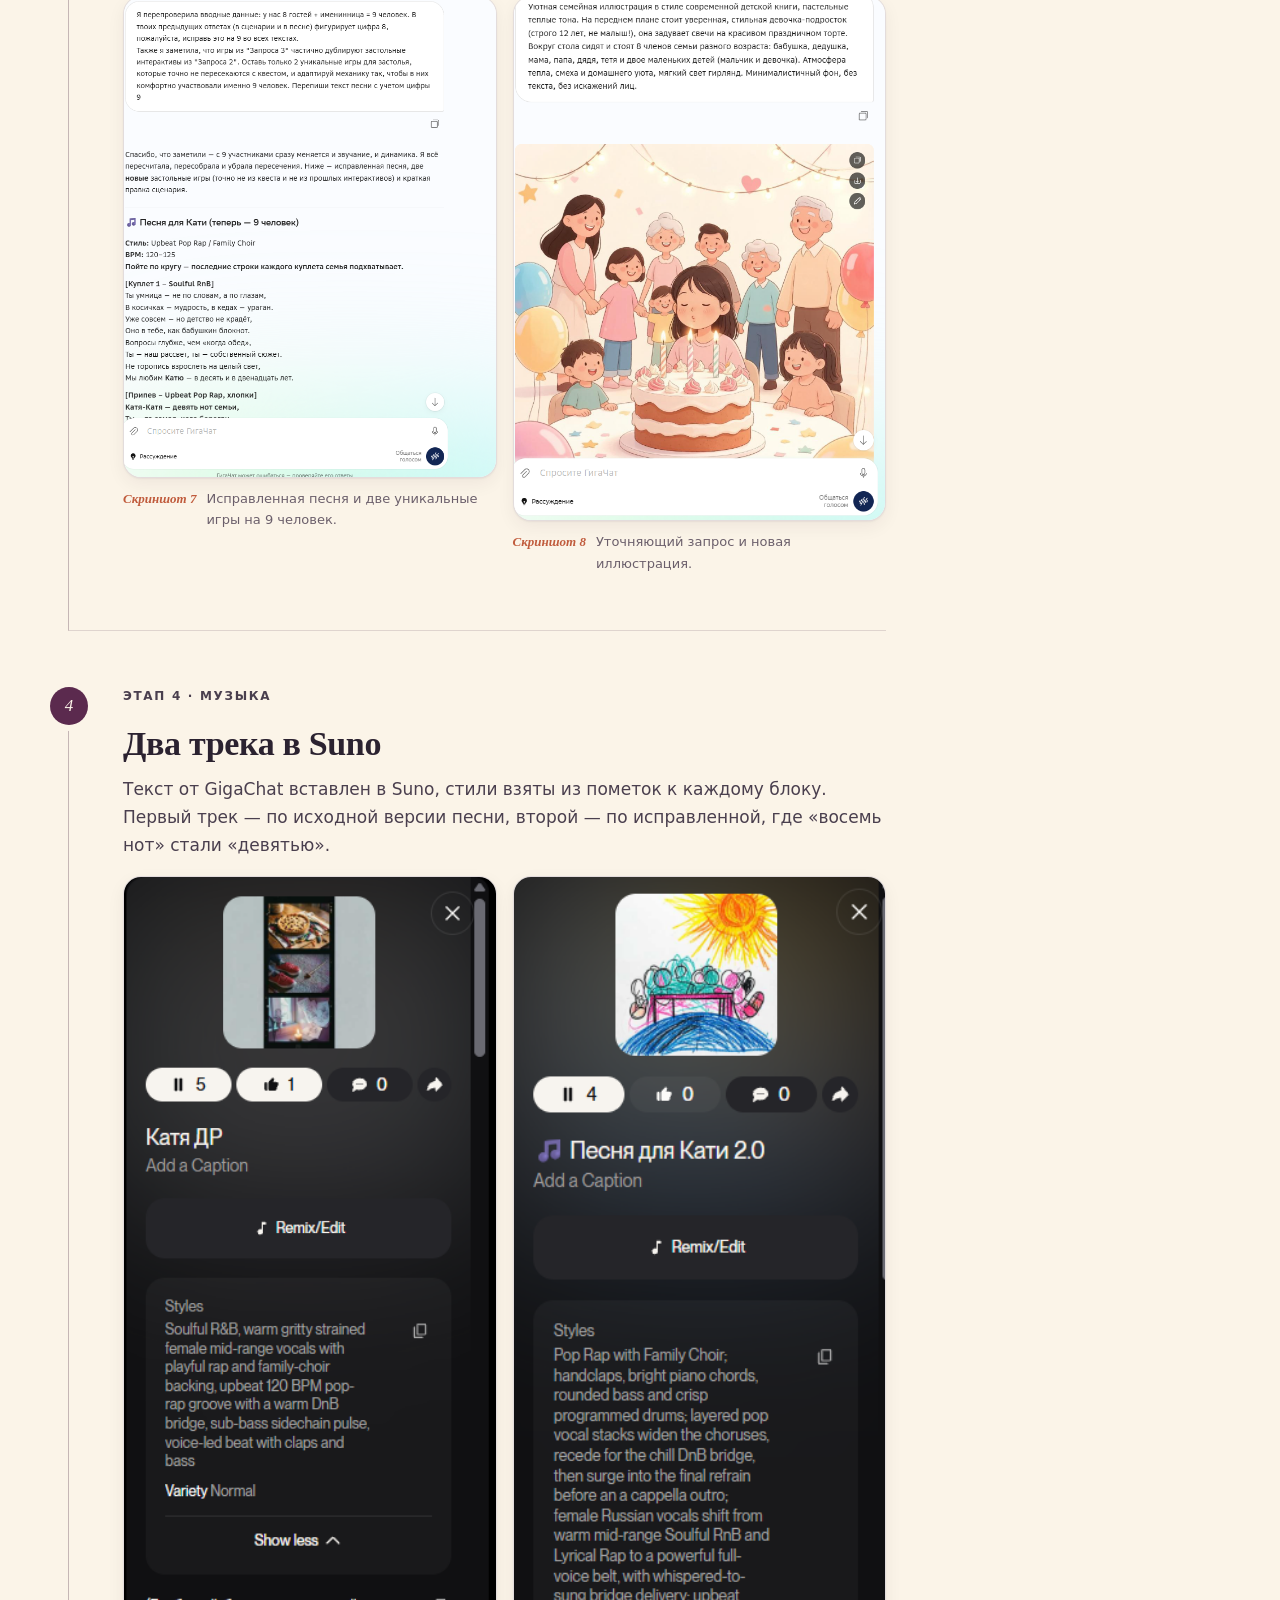
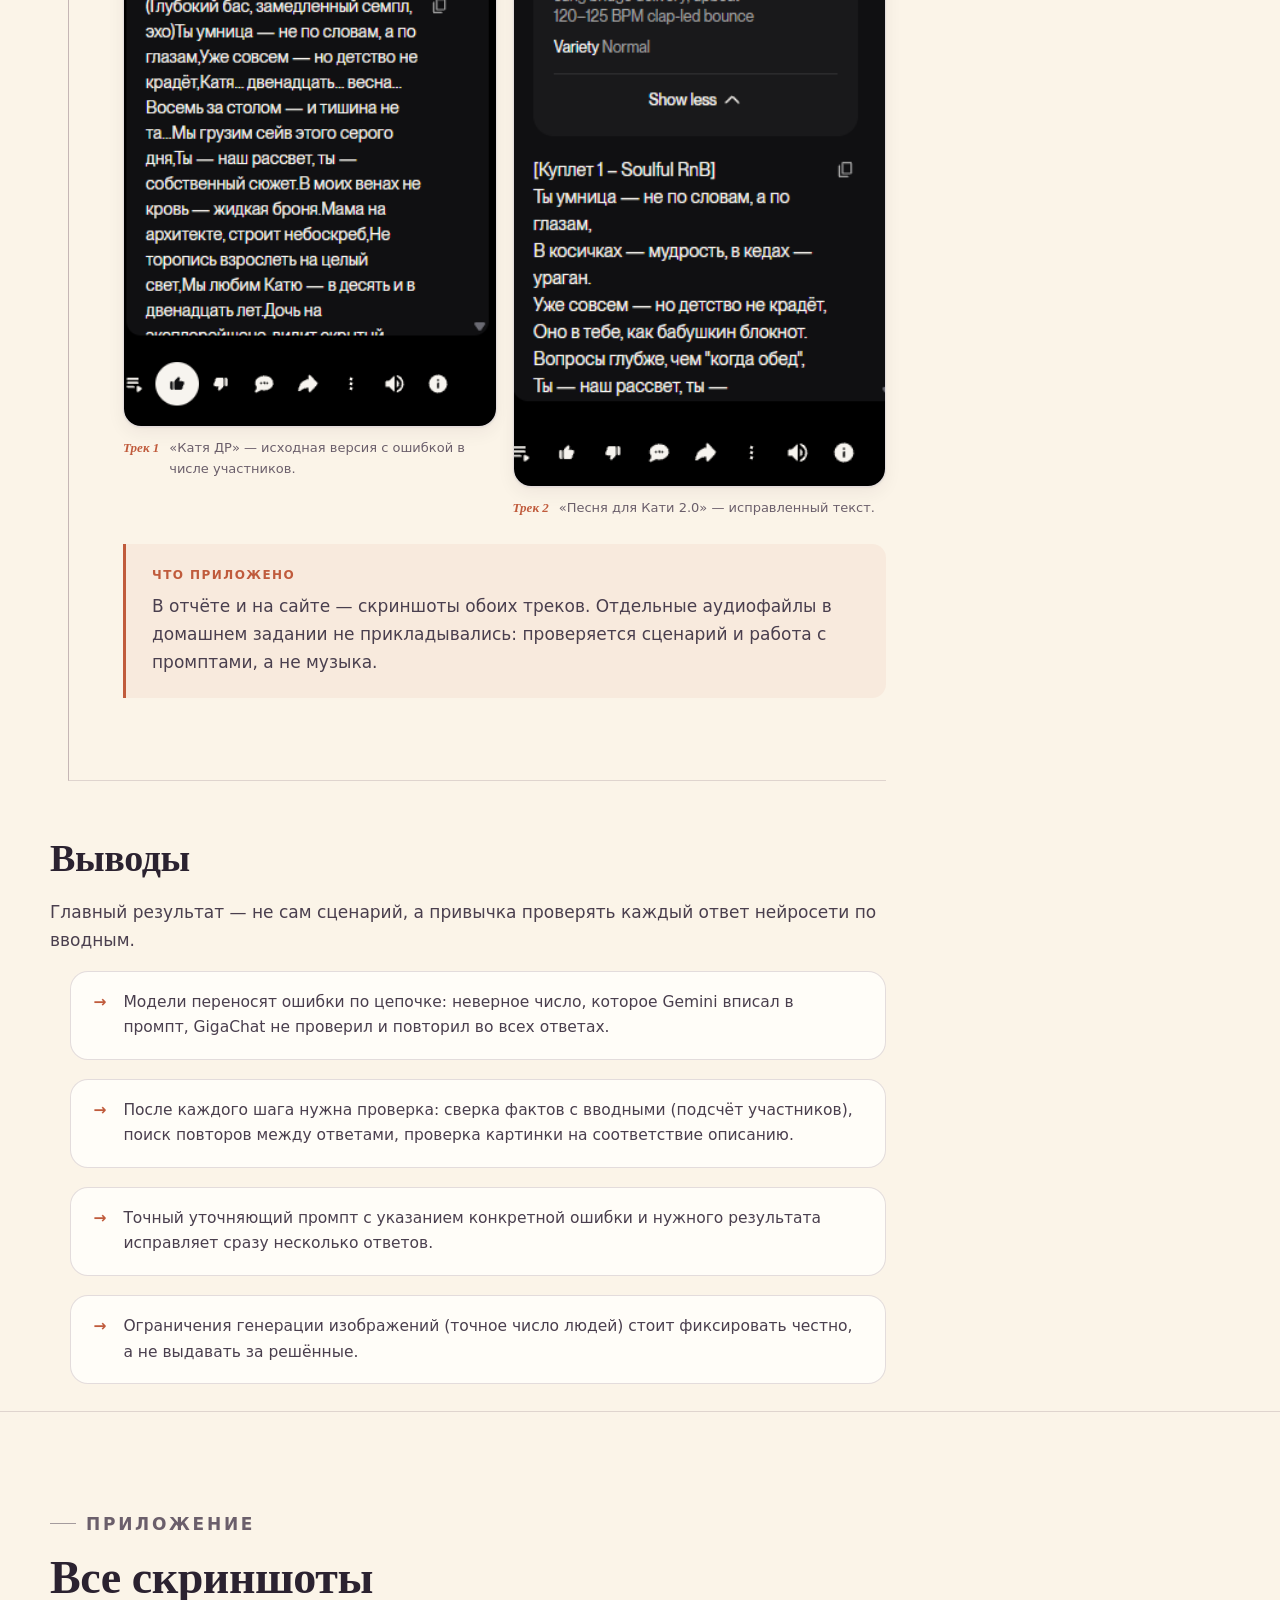
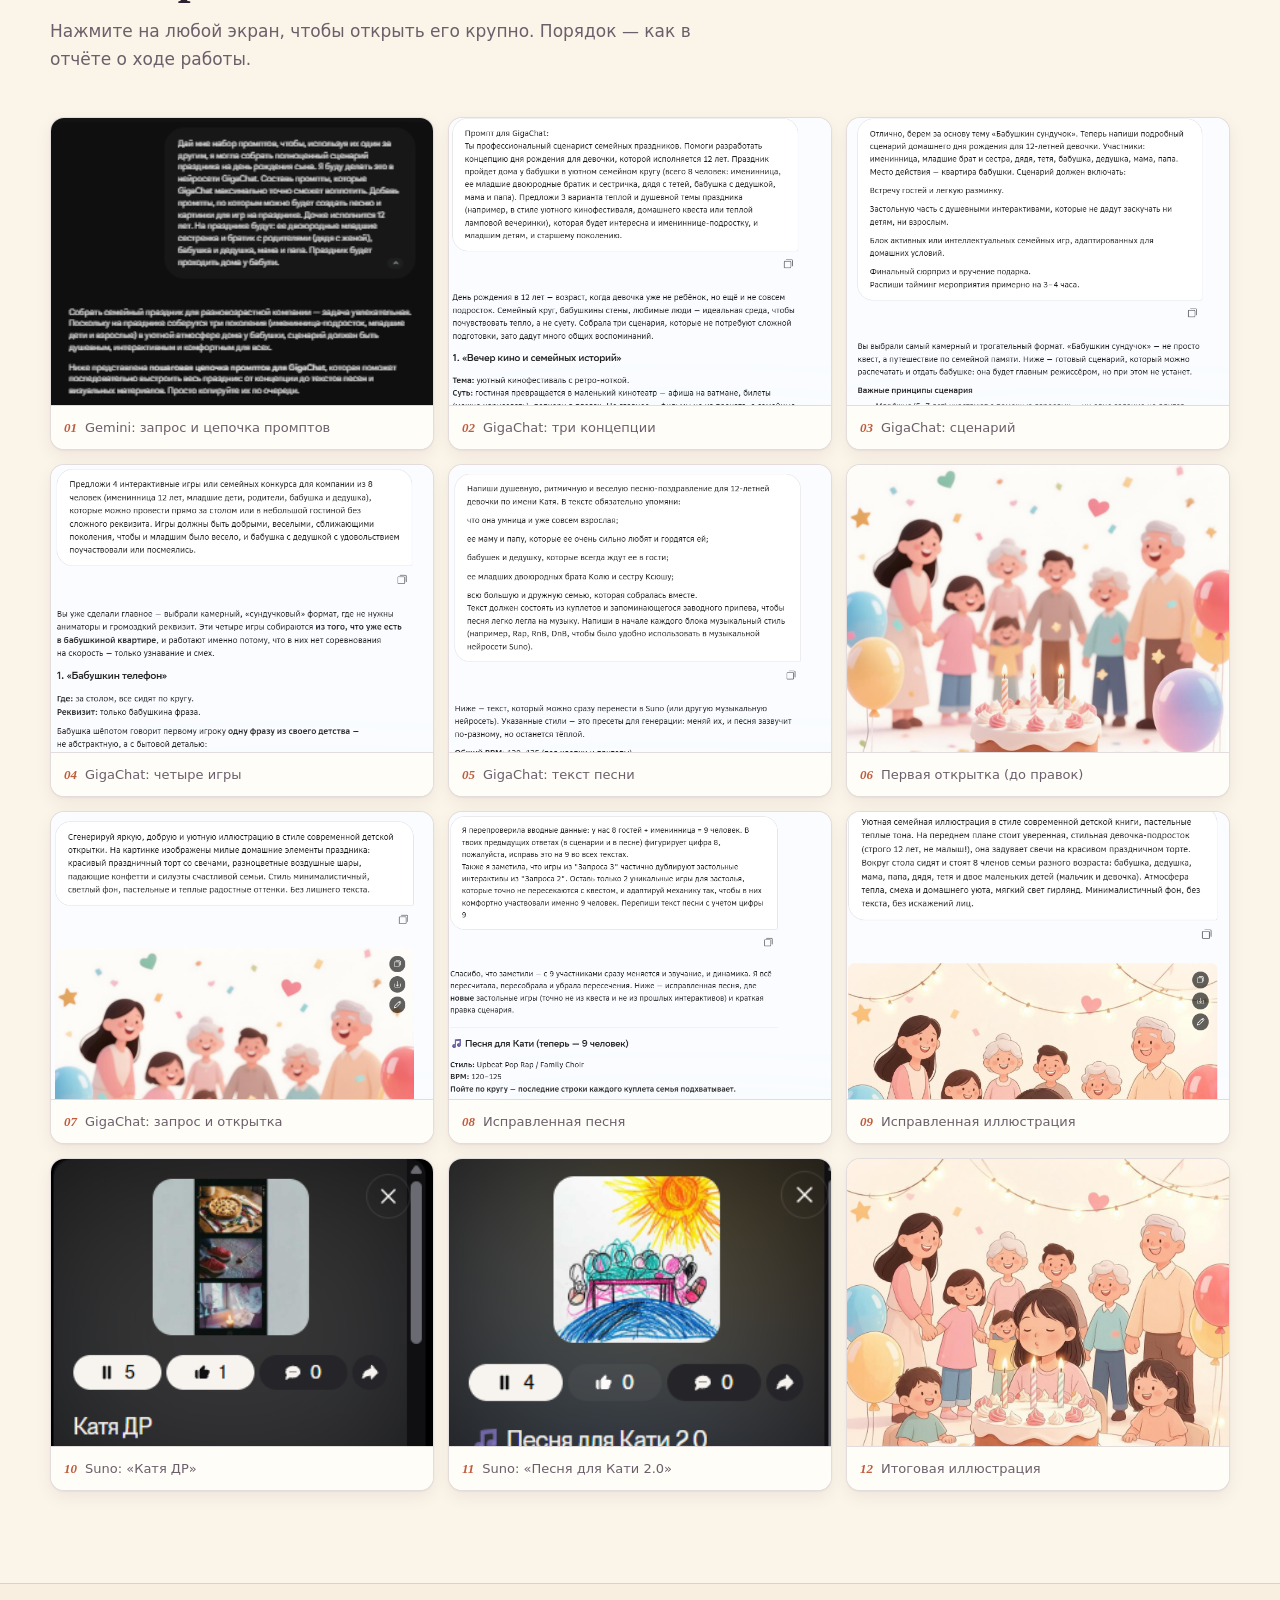
<file: process.html>
<!DOCTYPE html>
<html lang="ru">
<head>
  <meta charset="utf-8">
  <meta name="viewport" content="width=device-width, initial-scale=1">
  <title>Ход работы — «Бабушкин сундучок»</title>
  <meta name="description" content="Как собирался сценарий: цепочка промптов Gemini → GigaChat → Suno, найденные ошибки, уточняющие запросы и скриншоты по этапам.">
  <meta name="theme-color" content="#5b2a4e">
  <link rel="icon" href="data:image/svg+xml,%3Csvg xmlns='http://www.w3.org/2000/svg' viewBox='0 0 64 64'%3E%3Crect width='64' height='64' rx='14' fill='%235b2a4e'/%3E%3Cpath d='M16 26h32v22H16z' fill='none' stroke='%23fbf4e8' stroke-width='3'/%3E%3Cpath d='M16 32h32M32 26v22M24 26c0-6 8-6 8 0 0-6 8-6 8 0' fill='none' stroke='%23fbf4e8' stroke-width='3' stroke-linecap='round'/%3E%3C/svg%3E">
  <link rel="stylesheet" href="assets/css/style.css">
</head>
<body>
  <div class="progress" aria-hidden="true"></div>

  <header class="site-header">
    <div class="container nav">
      <a class="brand" href="index.html">
        <span class="brand-mark" aria-hidden="true">
          <svg viewBox="0 0 24 24" fill="none" stroke="currentColor" stroke-width="1.6" stroke-linecap="round" stroke-linejoin="round">
            <path d="M3 9h18v11H3z"></path>
            <path d="M3 13h18M12 9v11"></path>
            <path d="M8 9c0-3 4-4 4 0 0-4 4-3 4 0"></path>
          </svg>
        </span>
        <span>Бабушкин сундучок<small>ДЗ · промпт-инжиниринг</small></span>
      </a>

      <button class="nav-toggle" type="button" aria-label="Меню" aria-expanded="false" aria-controls="nav-links">
        <svg viewBox="0 0 24 24" fill="none" stroke="currentColor" stroke-width="1.8" stroke-linecap="round">
          <path d="M4 7h16M4 12h16M4 17h16"></path>
        </svg>
      </button>

      <ul class="nav-links" id="nav-links">
        <li><a href="index.html">Обзор</a></li>
        <li><a href="scenario.html">Сценарий</a></li>
        <li><a href="process.html" aria-current="page">Ход работы</a></li>
        <li><a href="index.html#materials">Материалы</a></li>
        <li class="nav-cta"><a href="process.html#gallery">Скриншоты</a></li>
      </ul>
    </div>
  </header>

  <main>
    <div class="page-hero">
      <div class="container">
        <p class="eyebrow">Приложение · ход работы</p>
        <h1>Как собирался сценарий</h1>
        <p class="lead">
          Четыре этапа, девять шагов и одна привычка: сверять каждый ответ
          с вводными, а не копировать его дальше по цепочке. Ниже — запросы,
          найденные ошибки и скриншоты, по которым это можно проверить.
        </p>
        <ul class="hero-meta">
          <li class="chip"><b>4</b> этапа</li>
          <li class="chip"><b>9</b> шагов</li>
          <li class="chip"><b>4</b> исправления</li>
          <li class="chip">2 версии картинки</li>
          <li class="chip">2 трека Suno</li>
        </ul>
      </div>
    </div>

    <div class="container page-grid">
      <article class="prose">
        <!-- ЭТАП 1 -->
        <section class="stage" id="stage-1">
          <span class="stage-marker" aria-hidden="true">1</span>
          <p class="stage-kicker">Этап 1 · постановка задачи</p>
          <h2>Gemini собирает цепочку промптов</h2>

          <div class="stage-body">
            <p>
              Задача: получить у Gemini набор промптов, по которым GigaChat
              соберёт полноценный сценарий праздника, песню и картинки.
              В запрос сразу заложены вводные — 12 лет, дом бабушки, состав семьи.
            </p>

            <details class="prompt-card">
              <summary>Запрос к Gemini — полный текст</summary>
              <div class="prompt-body">
                <span class="prompt-label">Запрос</span>
                <div class="copy-wrap">
                  <pre class="prompt-text" id="prompt-gemini">Дай мне набор промптов, чтобы, используя их один за другим, я могла собрать полноценный сценарий праздника на день рождения сына. Я буду делать это в нейросети GigaChat. Составь промпты, которые GigaChat максимально точно сможет воплотить. Добавь промпты, по которым можно будет создать песню и картинки для игр на празднике. Дочке исполнится 12 лет. На празднике будут: ее двоюродные младшие сестренка и братик с родителями (дядя с женой), бабушка и дедушка, мама и папа. Праздник будет проходить дома у бабули.</pre>
                  <button class="copy-btn" type="button" data-copy="#prompt-gemini">Копировать</button>
                </div>
                <p style="margin-top: 14px; font-size: 14px; color: var(--muted);">
                  В запросе осталось «день рождения сына» из кейса урока.
                  Опечатка не повлияла на результат: дальше указано «дочке
                  исполнится 12 лет», и Gemini составил все промпты для девочки.
                  Запрос оставлен без изменений как подлинный.
                </p>
              </div>
            </details>

            <p style="margin-top: 22px;"><strong>Что вернул Gemini:</strong> пять последовательных шагов.</p>
            <ul>
              <li><strong>Концепция</strong> — три темы праздника для разновозрастной компании.</li>
              <li><strong>Сценарий</strong> — подробный тайминг на 3–4 часа с застольем и играми.</li>
              <li><strong>Игры</strong> — четыре активности без сложного реквизита.</li>
              <li><strong>Песня</strong> — текст с музыкальными тегами для Suno.</li>
              <li><strong>Картинка</strong> — промпт для открытки через Kandinsky.</li>
            </ul>

            <figure class="figure">
              <img src="assets/img/step1-gemini.png" alt="Скриншот диалога с Gemini: запрос и ответ с цепочкой из пяти промптов" data-lightbox data-caption="Скриншот 1. Запрос и ответ Gemini — цепочка из пяти промптов">
              <figcaption><b>Скриншот 1</b> Запрос и ответ Gemini — цепочка из пяти промптов.</figcaption>
            </figure>
          </div>
        </section>

        <!-- ЭТАП 2 -->
        <section class="stage" id="stage-2">
          <span class="stage-marker" aria-hidden="true">2</span>
          <p class="stage-kicker">Этап 2 · генерация</p>
          <h2>GigaChat: пять запросов — пять ответов</h2>

          <div class="stage-body">
            <p>
              Промпты прогнаны по очереди. Каждый следующий опирается
              на предыдущий ответ — поэтому ошибка в первом шаге могла
              разойтись по всему сценарию.
            </p>

            <details class="prompt-card">
              <summary>Запрос 1. Концепция</summary>
              <div class="prompt-body">
                <span class="prompt-label">Запрос</span>
                <div class="copy-wrap">
                  <pre class="prompt-text" id="prompt-1">Ты профессиональный сценарист семейных праздников. Помоги разработать концепцию дня рождения для девочки, которой исполняется 12 лет. Праздник пройдет дома у бабушки в уютном семейном кругу (всего 8 человек: именинница, ее младшие двоюродные братик и сестричка, дядя с тетей, бабушка с дедушкой, мама и папа). Предложи 3 варианта теплой и душевной темы праздника (например, в стиле уютного кинофестиваля, домашнего квеста или теплой ламповой вечеринки), которая будет интересна и имениннице-подростку, и младшим детям, и старшему поколению.</pre>
                  <button class="copy-btn" type="button" data-copy="#prompt-1">Копировать</button>
                </div>
                <span class="prompt-label">Результат</span>
                <p>
                  Три темы: «Вечер кино и семейных историй», «Бабушкин сундучок»
                  и «Ламповые посиделки при свечах». Выбран «Бабушкин сундучок» —
                  домашний квест по семейным тайнам.
                </p>
              </div>
            </details>

            <figure class="figure">
              <img src="assets/img/step2-concepts.png" alt="Скриншот ответа GigaChat с тремя концепциями праздника" data-lightbox data-caption="Скриншот 2. GigaChat — три концепции праздника">
              <figcaption><b>Скриншот 2</b> Ответ GigaChat с тремя концепциями праздника.</figcaption>
            </figure>

            <details class="prompt-card">
              <summary>Запрос 2. Сценарий и тайминг</summary>
              <div class="prompt-body">
                <span class="prompt-label">Запрос</span>
                <div class="copy-wrap">
                  <pre class="prompt-text" id="prompt-2">Отлично, берем за основу тему «Бабушкин сундучок». Теперь напиши подробный сценарий домашнего дня рождения для 12-летней девочки. Участники: именинница, младшие брат и сестра, дядя, тетя, бабушка, дедушка, мама, папа. Место действия — квартира бабушки. Сценарий должен включать: Встречу гостей и легкую разминку. Застольную часть с душевными интерактивами, которые не дадут заскучать ни детям, ни взрослым. Блок активных или интеллектуальных семейных игр, адаптированных для домашних условий. Финальный сюрприз и вручение подарка. Распиши тайминг мероприятия примерно на 3–4 часа.</pre>
                  <button class="copy-btn" type="button" data-copy="#prompt-2">Копировать</button>
                </div>
                <span class="prompt-label">Результат</span>
                <p>
                  Сценарий 18:00–21:30: встреча, застолье с тремя интерактивами,
                  квест из пяти станций, сюрприз, подарок и список реквизита.
                  Блоки заканчивались в 20:40 — это выяснится на ревизии.
                </p>
              </div>
            </details>

            <figure class="figure">
              <img src="assets/img/step3-scenario.png" alt="Скриншот ответа GigaChat со сценарием «Бабушкин сундучок»" data-lightbox data-caption="Скриншот 3. GigaChat — сценарий «Бабушкин сундучок» с таймингом">
              <figcaption><b>Скриншот 3</b> Сценарий «Бабушкин сундучок» с таймингом.</figcaption>
            </figure>

            <details class="prompt-card">
              <summary>Запрос 3. Игры для всех поколений</summary>
              <div class="prompt-body">
                <span class="prompt-label">Запрос</span>
                <div class="copy-wrap">
                  <pre class="prompt-text" id="prompt-3">Предложи 4 интерактивные игры или семейных конкурса для компании из 8 человек (именинница 12 лет, младшие дети, родители, бабушка и дедушка), которые можно провести прямо за столом или в небольшой гостиной без сложного реквизита. Игры должны быть добрыми, веселыми, сближающими поколения, чтобы и младшим было весело, и бабушка с дедушкой с удовольствием поучаствовали или посмеялись.</pre>
                  <button class="copy-btn" type="button" data-copy="#prompt-3">Копировать</button>
                </div>
                <span class="prompt-label">Результат</span>
                <p>
                  «Бабушкин телефон», «Узнай по запаху», «Семейная хроника»,
                  «Ожившая фотокарточка». Две последние позже уйдут:
                  одна дублирует застольный интерактив, другая требует
                  выйти из-за стола.
                </p>
              </div>
            </details>

            <figure class="figure">
              <img src="assets/img/step4-games.png" alt="Скриншот ответа GigaChat с четырьмя семейными играми" data-lightbox data-caption="Скриншот 4. GigaChat — четыре семейные игры">
              <figcaption><b>Скриншот 4</b> Четыре игры для разновозрастной компании.</figcaption>
            </figure>

            <details class="prompt-card">
              <summary>Запрос 4. Песня для Suno</summary>
              <div class="prompt-body">
                <span class="prompt-label">Запрос</span>
                <div class="copy-wrap">
                  <pre class="prompt-text" id="prompt-4">Напиши душевную, ритмичную и веселую песню-поздравление для 12-летней девочки по имени Катя. В тексте обязательно упомяни: что она умница и уже совсем взрослая; ее маму и папу, которые ее очень сильно любят и гордятся ей; бабушек и дедушку, которые всегда ждут ее в гости; ее младших двоюродных брата Колю и сестру Ксюшу; всю большую и дружную семью, которая собралась вместе. Текст должен состоять из куплетов и запоминающегося заводного припева, чтобы песня легко легла на музыку. Напиши в начале каждого блока музыкальный стиль (например, Rap, RnB, DnB, чтобы было удобно использовать в музыкальной нейросети Suno).</pre>
                  <button class="copy-btn" type="button" data-copy="#prompt-4">Копировать</button>
                </div>
                <span class="prompt-label">Результат</span>
                <p>
                  Три куплета, припев, бридж и аутро с тегами RnB / Pop Rap / DnB.
                  В припеве — «восемь нот семьи»: цифра пришла из промпта.
                </p>
              </div>
            </details>

            <figure class="figure">
              <img src="assets/img/step5-song.png" alt="Скриншот ответа GigaChat с текстом песни и музыкальными тегами" data-lightbox data-caption="Скриншот 5. GigaChat — текст песни для Suno">
              <figcaption><b>Скриншот 5</b> Текст песни с разметкой стилей для Suno.</figcaption>
            </figure>

            <details class="prompt-card">
              <summary>Запрос 5. Открытка</summary>
              <div class="prompt-body">
                <span class="prompt-label">Запрос</span>
                <div class="copy-wrap">
                  <pre class="prompt-text" id="prompt-5">Сгенерируй яркую, добрую и уютную иллюстрацию в стиле современной детской открытки. На картинке изображены милые домашние элементы праздника: красивый праздничный торт со свечами, разноцветные воздушные шары, падающие конфетти и силуэты счастливой семьи. Стиль минималистичный, светлый фон, пастельные и теплые радостные оттенки. Без лишнего текста.</pre>
                  <button class="copy-btn" type="button" data-copy="#prompt-5">Копировать</button>
                </div>
                <span class="prompt-label">Результат</span>
                <p>
                  Пастельная открытка 1024×1024 с тортом, шарами и силуэтами семьи.
                  На ревизии выяснится: фигур семь, именинница не выделена.
                </p>
              </div>
            </details>

            <div class="figure-pair">
              <figure class="figure">
                <img src="assets/img/card-v1.png" alt="Первая открытка от Kandinsky: торт, шары и силуэты семьи" data-lightbox data-caption="Первая открытка от Kandinsky. Семь фигур, нет именинницы-подростка — отправлена на перегенерацию">
                <figcaption><b>Картинка 1</b> Первая открытка: семь фигур, нет именинницы — отправлена на перегенерацию.</figcaption>
              </figure>
              <figure class="figure">
                <img src="assets/img/step6-card.png" alt="Скриншот GigaChat с запросом и сгенерированной открыткой" data-lightbox data-caption="Скриншот 6. GigaChat — запрос и сгенерированная открытка">
                <figcaption><b>Скриншот 6</b> Запрос и первая открытка в диалоге GigaChat.</figcaption>
              </figure>
            </div>
          </div>
        </section>

        <!-- ЭТАП 3 -->
        <section class="stage" id="stage-3">
          <span class="stage-marker" aria-hidden="true">3</span>
          <p class="stage-kicker">Этап 3 · ревизия</p>
          <h2>Проверка вводных и уточняющие промпты</h2>

          <div class="stage-body">
            <p>
              Каждый ответ сверялся с вводными: состав семьи, возраст,
              механики игр, длительность блоков. Четыре ошибки исправлены,
              одна опечатка в собственном запросе зафиксирована честно.
            </p>

            <div id="errors" class="errors">
              <article class="error-card" data-reveal>
                <div class="error-head">
                  <span class="error-num" aria-hidden="true">1</span>
                  <h3>Арифметика: 8 вместо 9</h3>
                  <span class="error-status">Исправлено</span>
                </div>
                <div class="error-body">
                  <div>
                    <h4>Как обнаружила</h4>
                    <p>В промпте шага 1 Gemini написал «всего 8 человек» и при этом перечислил всех девятерых. Ошибка ушла в GigaChat: «восемь нот семьи», «восемь за столом». Пересчитала состав вручную: 1 + 2 + 2 + 2 + 2 = 9.</p>
                  </div>
                  <div>
                    <h4>Исправление и результат</h4>
                    <p>Уточняющий промпт с прямым указанием на ошибку. GigaChat переписал песню («девять нот семьи», «девять за столом») и адаптировал игры под девять игроков.</p>
                  </div>
                </div>
              </article>

              <article class="error-card" data-reveal>
                <div class="error-head">
                  <span class="error-num" aria-hidden="true">2</span>
                  <h3>Повторы игр</h3>
                  <span class="error-status">Исправлено</span>
                </div>
                <div class="error-body">
                  <div>
                    <h4>Как обнаружила</h4>
                    <p>«Узнай по запаху» из запроса 3 повторяет «Что у меня в тарелке?» из запроса 2 — угадывание с завязанными глазами. «Ожившая фотокарточка» требует выйти из-за стола. Сравнила механики.</p>
                  </div>
                  <div>
                    <h4>Исправление и результат</h4>
                    <p>Попросила оставить две уникальные застольные игры. Остались «Бабушкин телефон» и «Семейная хроника», адаптированные под 9 человек. GigaChat сам назвал, какие игры исключены и почему.</p>
                  </div>
                </div>
              </article>

              <article class="error-card" data-reveal>
                <div class="error-head">
                  <span class="error-num" aria-hidden="true">3</span>
                  <h3>Картинка не соответствует вводным</h3>
                  <span class="error-status soft">Исправлено частично</span>
                </div>
                <div class="error-body">
                  <div>
                    <h4>Как обнаружила</h4>
                    <p>На первой открытке семь фигур, нет выделенной именинницы, девочка выглядит младше 12 лет. Сверила изображение с составом семьи и возрастом.</p>
                  </div>
                  <div>
                    <h4>Исправление и результат</h4>
                    <p>Отдельный промпт: «строго 12 лет, не малыш!», явный перечень восьми членов семьи, сцена задувания свечей. Результат: именинница-подросток в центре кадра. Ограничение: Kandinsky не держит точное число людей — на второй картинке больше двух младших детей. Для открытки допустимо.</p>
                  </div>
                </div>
              </article>

              <article class="error-card" data-reveal>
                <div class="error-head">
                  <span class="error-num" aria-hidden="true">4</span>
                  <h3>Тайминг не сходился</h3>
                  <span class="error-status">Исправлено</span>
                </div>
                <div class="error-body">
                  <div>
                    <h4>Как обнаружила</h4>
                    <p>Заявлено 3,5 часа (18:00–21:30), а блоки сценария заканчивались в 20:40. Сложила длительность всех блоков.</p>
                  </div>
                  <div>
                    <h4>Исправление и результат</h4>
                    <p>В итоговый сценарий добавлен блок «Чаепитие, песня и проводы» (20:40–21:30), где звучит песня из Suno.</p>
                  </div>
                </div>
              </article>

              <article class="error-card" data-reveal>
                <div class="error-head">
                  <span class="error-num" aria-hidden="true">5</span>
                  <h3>Опечатка в моём запросе к Gemini</h3>
                  <span class="error-status soft">Не повлияло</span>
                </div>
                <div class="error-body">
                  <div>
                    <h4>Как обнаружила</h4>
                    <p>Осталось «день рождения сына» из исходного кейса урока. Перечитала свой запрос.</p>
                  </div>
                  <div>
                    <h4>Исправление и результат</h4>
                    <p>На результат не повлияло: дальше в запросе указано «Дочке исполнится 12 лет», и Gemini составил все промпты для девочки. Запрос оставлен без изменений как подлинный.</p>
                  </div>
                </div>
              </article>
            </div>

            <details class="prompt-card" style="margin-top: 24px;">
              <summary>Уточняющий запрос по тексту и играм</summary>
              <div class="prompt-body">
                <div class="copy-wrap">
                  <pre class="prompt-text" id="prompt-fix-text">Я перепроверила вводные данные: у нас 8 гостей + именинница = 9 человек. В твоих предыдущих ответах (в сценарии и в песне) фигурирует цифра 8, пожалуйста, исправь это на 9 во всех текстах. Также я заметила, что игры из "Запроса 3" частично дублируют застольные интерактивы из "Запроса 2". Оставь только 2 уникальные игры для застолья, которые точно не пересекаются с квестом, и адаптируй механику так, чтобы в них комфортно участвовали именно 9 человек. Перепиши текст песни с учетом цифры 9.</pre>
                  <button class="copy-btn" type="button" data-copy="#prompt-fix-text">Копировать</button>
                </div>
              </div>
            </details>

            <details class="prompt-card">
              <summary>Уточняющий запрос по картинке</summary>
              <div class="prompt-body">
                <div class="copy-wrap">
                  <pre class="prompt-text" id="prompt-fix-image">Уютная семейная иллюстрация в стиле современной детской книги, пастельные теплые тона. На переднем плане стоит уверенная, стильная девочка-подросток (строго 12 лет, не малыш!), она задувает свечи на красивом праздничном торте. Вокруг стола сидят и стоят 8 членов семьи разного возраста: бабушка, дедушка, мама, папа, дядя, тетя и двое маленьких детей (мальчик и девочка). Атмосфера тепла, смеха и домашнего уюта, мягкий свет гирлянд. Минималистичный фон, без текста, без искажений лиц.</pre>
                  <button class="copy-btn" type="button" data-copy="#prompt-fix-image">Копировать</button>
                </div>
              </div>
            </details>

            <div class="figure-pair">
              <figure class="figure">
                <img src="assets/img/fix-song.png" alt="Скриншот GigaChat с исправленной песней «девять нот семьи»" data-lightbox data-caption="Скриншот 7. GigaChat — исправленная песня «девять нот семьи» и две игры на 9 человек">
                <figcaption><b>Скриншот 7</b> Исправленная песня и две уникальные игры на 9 человек.</figcaption>
              </figure>
              <figure class="figure">
                <img src="assets/img/step8-card-fix.png" alt="Скриншот GigaChat с уточняющим запросом и новой иллюстрацией" data-lightbox data-caption="Скриншот 8. GigaChat — уточняющий запрос и новая картинка">
                <figcaption><b>Скриншот 8</b> Уточняющий запрос и новая иллюстрация.</figcaption>
              </figure>
            </div>
          </div>
        </section>

        <!-- ЭТАП 4 -->
        <section class="stage" id="stage-4">
          <span class="stage-marker" aria-hidden="true">4</span>
          <p class="stage-kicker">Этап 4 · музыка</p>
          <h2>Два трека в Suno</h2>

          <div class="stage-body">
            <p>
              Текст от GigaChat вставлен в Suno, стили взяты из пометок
              к каждому блоку. Первый трек — по исходной версии песни,
              второй — по исправленной, где «восемь нот» стали «девятью».
            </p>

            <div class="figure-pair">
              <figure class="figure">
                <img src="assets/img/suno-track1.png" alt="Скриншот трека «Катя ДР» в Suno" data-lightbox data-caption="Трек 1. «Катя ДР» — исходная версия песни">
                <figcaption><b>Трек 1</b> «Катя ДР» — исходная версия с ошибкой в числе участников.</figcaption>
              </figure>
              <figure class="figure">
                <img src="assets/img/suno-track2.png" alt="Скриншот трека «Песня для Кати 2.0» в Suno" data-lightbox data-caption="Трек 2. «Песня для Кати 2.0» — исправленная версия">
                <figcaption><b>Трек 2</b> «Песня для Кати 2.0» — исправленный текст.</figcaption>
              </figure>
            </div>

            <div class="callout">
              <span class="callout-title">Что приложено</span>
              <p>
                В отчёте и на сайте — скриншоты обоих треков. Отдельные
                аудиофайлы в домашнем задании не прикладывались: проверяется
                сценарий и работа с промптами, а не музыка.
              </p>
            </div>
          </div>
        </section>

        <!-- ВЫВОДЫ -->
        <section id="conclusions" style="border-bottom: 0; padding-bottom: 0;">
          <h2>Выводы</h2>
          <p>
            Главный результат — не сам сценарий, а привычка проверять
            каждый ответ нейросети по вводным.
          </p>
          <ul class="conclusions">
            <li>Модели переносят ошибки по цепочке: неверное число, которое Gemini вписал в промпт, GigaChat не проверил и повторил во всех ответах.</li>
            <li>После каждого шага нужна проверка: сверка фактов с вводными (подсчёт участников), поиск повторов между ответами, проверка картинки на соответствие описанию.</li>
            <li>Точный уточняющий промпт с указанием конкретной ошибки и нужного результата исправляет сразу несколько ответов.</li>
            <li>Ограничения генерации изображений (точное число людей) стоит фиксировать честно, а не выдавать за решённые.</li>
          </ul>
        </section>
      </article>

      <aside class="toc" aria-label="Содержание отчёта">
        <h2>Содержание</h2>
        <ol>
          <li><a href="#stage-1">Gemini: цепочка промптов</a></li>
          <li><a href="#stage-2">GigaChat: пять запросов</a></li>
          <li><a href="#stage-3">Ревизия и правки</a></li>
          <li><a href="#errors">Ошибки и исправления</a></li>
          <li><a href="#stage-4">Suno: два трека</a></li>
          <li><a href="#gallery">Все скриншоты</a></li>
          <li><a href="#conclusions">Выводы</a></li>
        </ol>
        <p class="toc-note">
          <a href="assets/files/worklog.pdf" download>Скачать отчёт в PDF</a><br>
          <a href="assets/files/worklog.docx" download>Версия DOCX</a>
        </p>
      </aside>
    </div>

    <!-- ГАЛЕРЕЯ -->
    <section class="section" id="gallery">
      <div class="container">
        <div class="section-head" data-reveal>
          <p class="eyebrow">Приложение</p>
          <h2>Все скриншоты</h2>
          <p>Нажмите на любой экран, чтобы открыть его крупно. Порядок — как в отчёте о ходе работы.</p>
        </div>

        <div class="gallery">
          <figure class="shot" data-reveal>
            <img src="assets/img/step1-gemini.png" alt="Gemini: запрос и цепочка промптов" data-lightbox data-caption="Скриншот 1. Запрос и ответ Gemini — цепочка из пяти промптов">
            <figcaption><b>01</b> Gemini: запрос и цепочка промптов</figcaption>
          </figure>
          <figure class="shot" data-reveal>
            <img src="assets/img/step2-concepts.png" alt="GigaChat: три концепции праздника" data-lightbox data-caption="Скриншот 2. GigaChat — три концепции праздника">
            <figcaption><b>02</b> GigaChat: три концепции</figcaption>
          </figure>
          <figure class="shot" data-reveal>
            <img src="assets/img/step3-scenario.png" alt="GigaChat: сценарий с таймингом" data-lightbox data-caption="Скриншот 3. GigaChat — сценарий «Бабушкин сундучок»">
            <figcaption><b>03</b> GigaChat: сценарий</figcaption>
          </figure>
          <figure class="shot" data-reveal>
            <img src="assets/img/step4-games.png" alt="GigaChat: четыре игры" data-lightbox data-caption="Скриншот 4. GigaChat — четыре семейные игры">
            <figcaption><b>04</b> GigaChat: четыре игры</figcaption>
          </figure>
          <figure class="shot" data-reveal>
            <img src="assets/img/step5-song.png" alt="GigaChat: текст песни для Suno" data-lightbox data-caption="Скриншот 5. GigaChat — текст песни для Suno">
            <figcaption><b>05</b> GigaChat: текст песни</figcaption>
          </figure>
          <figure class="shot" data-reveal>
            <img src="assets/img/card-v1.png" alt="Первая открытка от Kandinsky" data-lightbox data-caption="Картинка 1. Первая открытка: семь фигур, нет именинницы-подростка">
            <figcaption><b>06</b> Первая открытка (до правок)</figcaption>
          </figure>
          <figure class="shot" data-reveal>
            <img src="assets/img/step6-card.png" alt="GigaChat: запрос и открытка" data-lightbox data-caption="Скриншот 6. GigaChat — запрос и сгенерированная открытка">
            <figcaption><b>07</b> GigaChat: запрос и открытка</figcaption>
          </figure>
          <figure class="shot" data-reveal>
            <img src="assets/img/fix-song.png" alt="GigaChat: исправленная песня на девять человек" data-lightbox data-caption="Скриншот 7. GigaChat — исправленная песня «девять нот семьи» и две игры на 9 человек">
            <figcaption><b>08</b> Исправленная песня</figcaption>
          </figure>
          <figure class="shot" data-reveal>
            <img src="assets/img/step8-card-fix.png" alt="GigaChat: исправленная иллюстрация" data-lightbox data-caption="Скриншот 8. GigaChat — уточняющий запрос и новая картинка">
            <figcaption><b>09</b> Исправленная иллюстрация</figcaption>
          </figure>
          <figure class="shot" data-reveal>
            <img src="assets/img/suno-track1.png" alt="Suno: трек «Катя ДР»" data-lightbox data-caption="Трек 1. «Катя ДР» — исходная версия песни">
            <figcaption><b>10</b> Suno: «Катя ДР»</figcaption>
          </figure>
          <figure class="shot" data-reveal>
            <img src="assets/img/suno-track2.png" alt="Suno: трек «Песня для Кати 2.0»" data-lightbox data-caption="Трек 2. «Песня для Кати 2.0» — исправленная версия">
            <figcaption><b>11</b> Suno: «Песня для Кати 2.0»</figcaption>
          </figure>
          <figure class="shot" data-reveal>
            <img src="assets/img/hero-illustration.png" alt="Итоговая иллюстрация праздника" data-lightbox data-caption="Итоговая иллюстрация: именинница задувает свечи в кругу семьи">
            <figcaption><b>12</b> Итоговая иллюстрация</figcaption>
          </figure>
        </div>
      </div>
    </section>
  </main>

  <footer class="site-footer">
    <div class="container">
      <div class="footer-grid">
        <div class="footer-brand">
          <a class="brand" href="index.html">
            <span class="brand-mark" aria-hidden="true">
              <svg viewBox="0 0 24 24" fill="none" stroke="currentColor" stroke-width="1.6" stroke-linecap="round" stroke-linejoin="round">
                <path d="M3 9h18v11H3z"></path>
                <path d="M3 13h18M12 9v11"></path>
                <path d="M8 9c0-3 4-4 4 0 0-4 4-3 4 0"></path>
              </svg>
            </span>
            <span>Бабушкин сундучок</span>
          </a>
          <p>Отчёт о работе: все запросы, ответы, исправления и экраны по этапам. Полная версия — в приложении DOCX и PDF.</p>
        </div>
        <nav class="footer-nav" aria-label="Навигация в подвале">
          <a href="index.html">Обзор</a>
          <a href="scenario.html">Сценарий</a>
          <a href="scenario.html#song">Песня</a>
          <a href="index.html#materials">Файлы</a>
        </nav>
      </div>
      <div class="footer-bottom">
        <span>Автор работы — Варвара Толмачёва · <span data-year>2026</span></span>
        <span>Связка: Gemini → GigaChat → Suno</span>
      </div>
    </div>
  </footer>

  <div class="lightbox" role="dialog" aria-modal="true" aria-label="Просмотр изображения">
    <button class="lightbox-close" type="button" aria-label="Закрыть">&times;</button>
    <figure>
      <img alt="">
      <figcaption></figcaption>
    </figure>
  </div>

  <button class="to-top" type="button" aria-label="Наверх">
    <svg viewBox="0 0 24 24" width="20" height="20" fill="none" stroke="currentColor" stroke-width="1.8" stroke-linecap="round" stroke-linejoin="round" aria-hidden="true">
      <path d="M12 19V5M6 11l6-6 6 6"></path>
    </svg>
  </button>

  <script src="assets/js/main.js" defer></script>
</body>
</html>
</file>
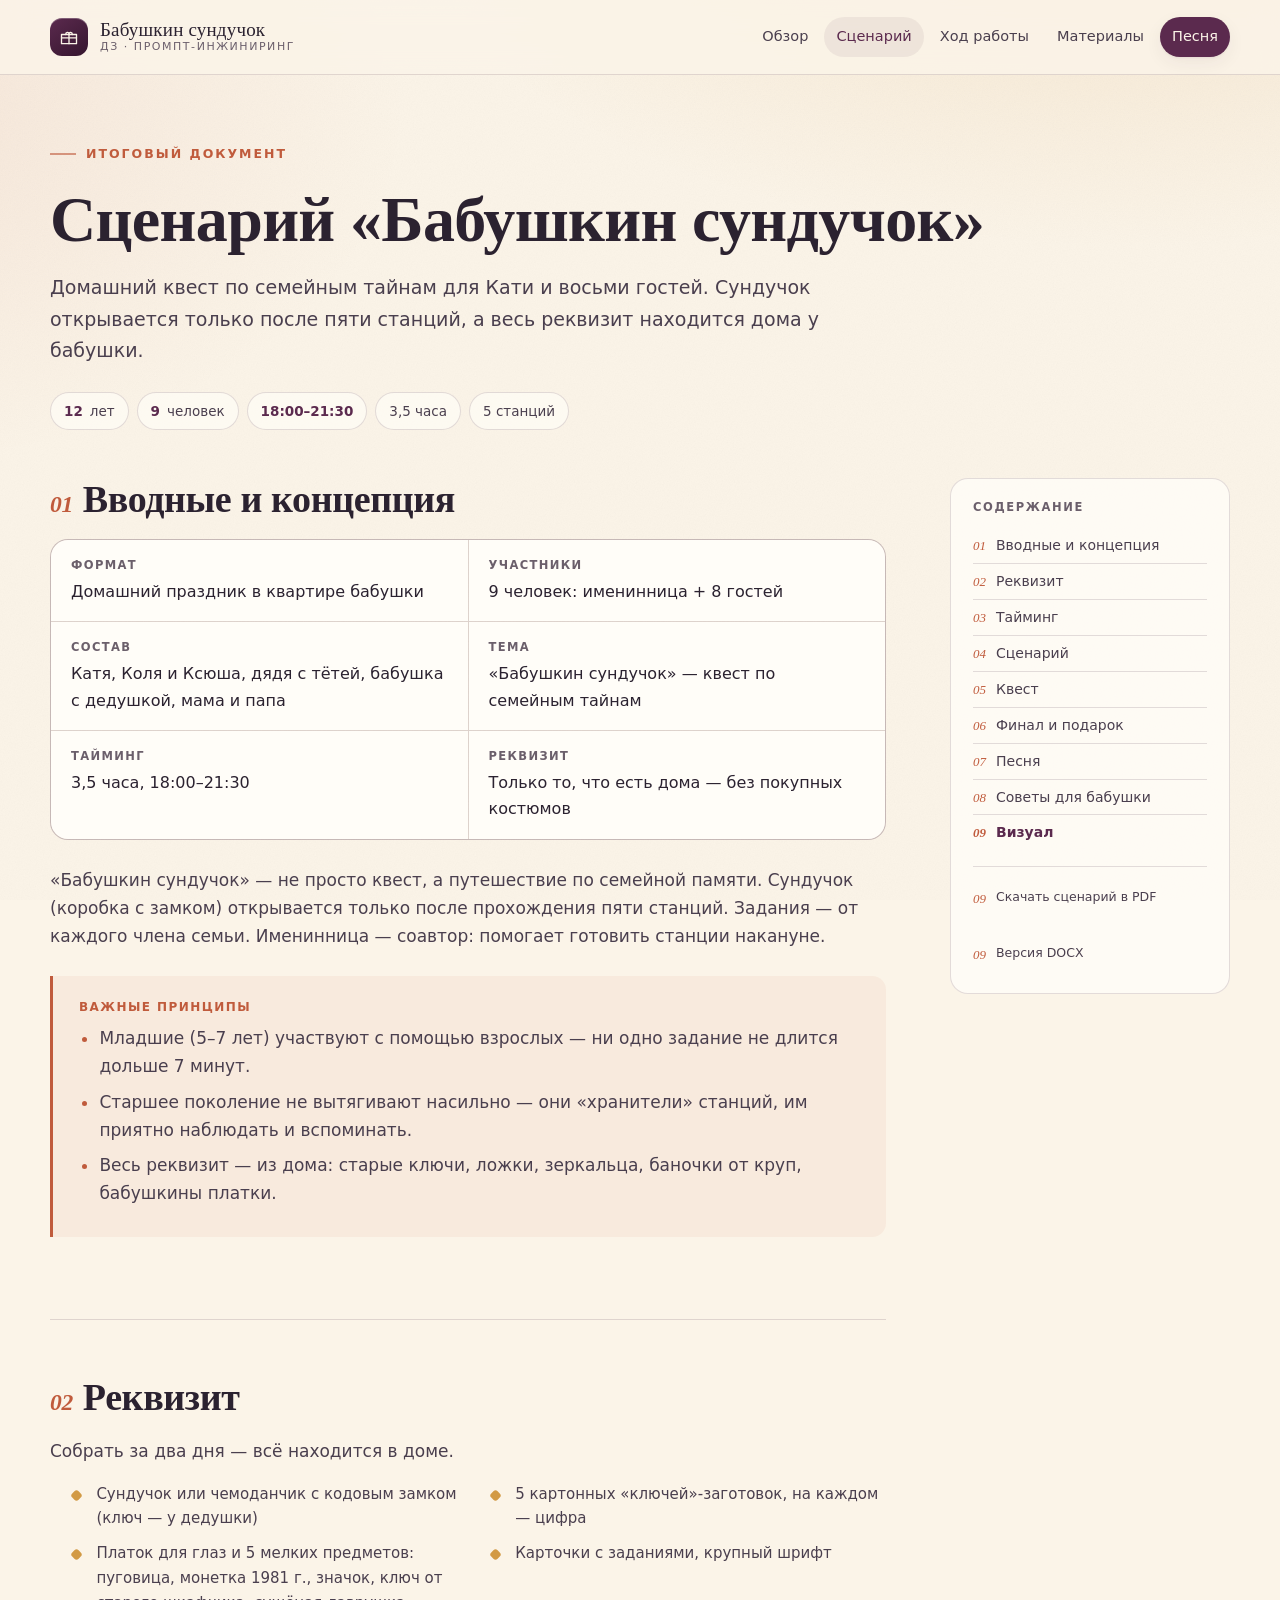
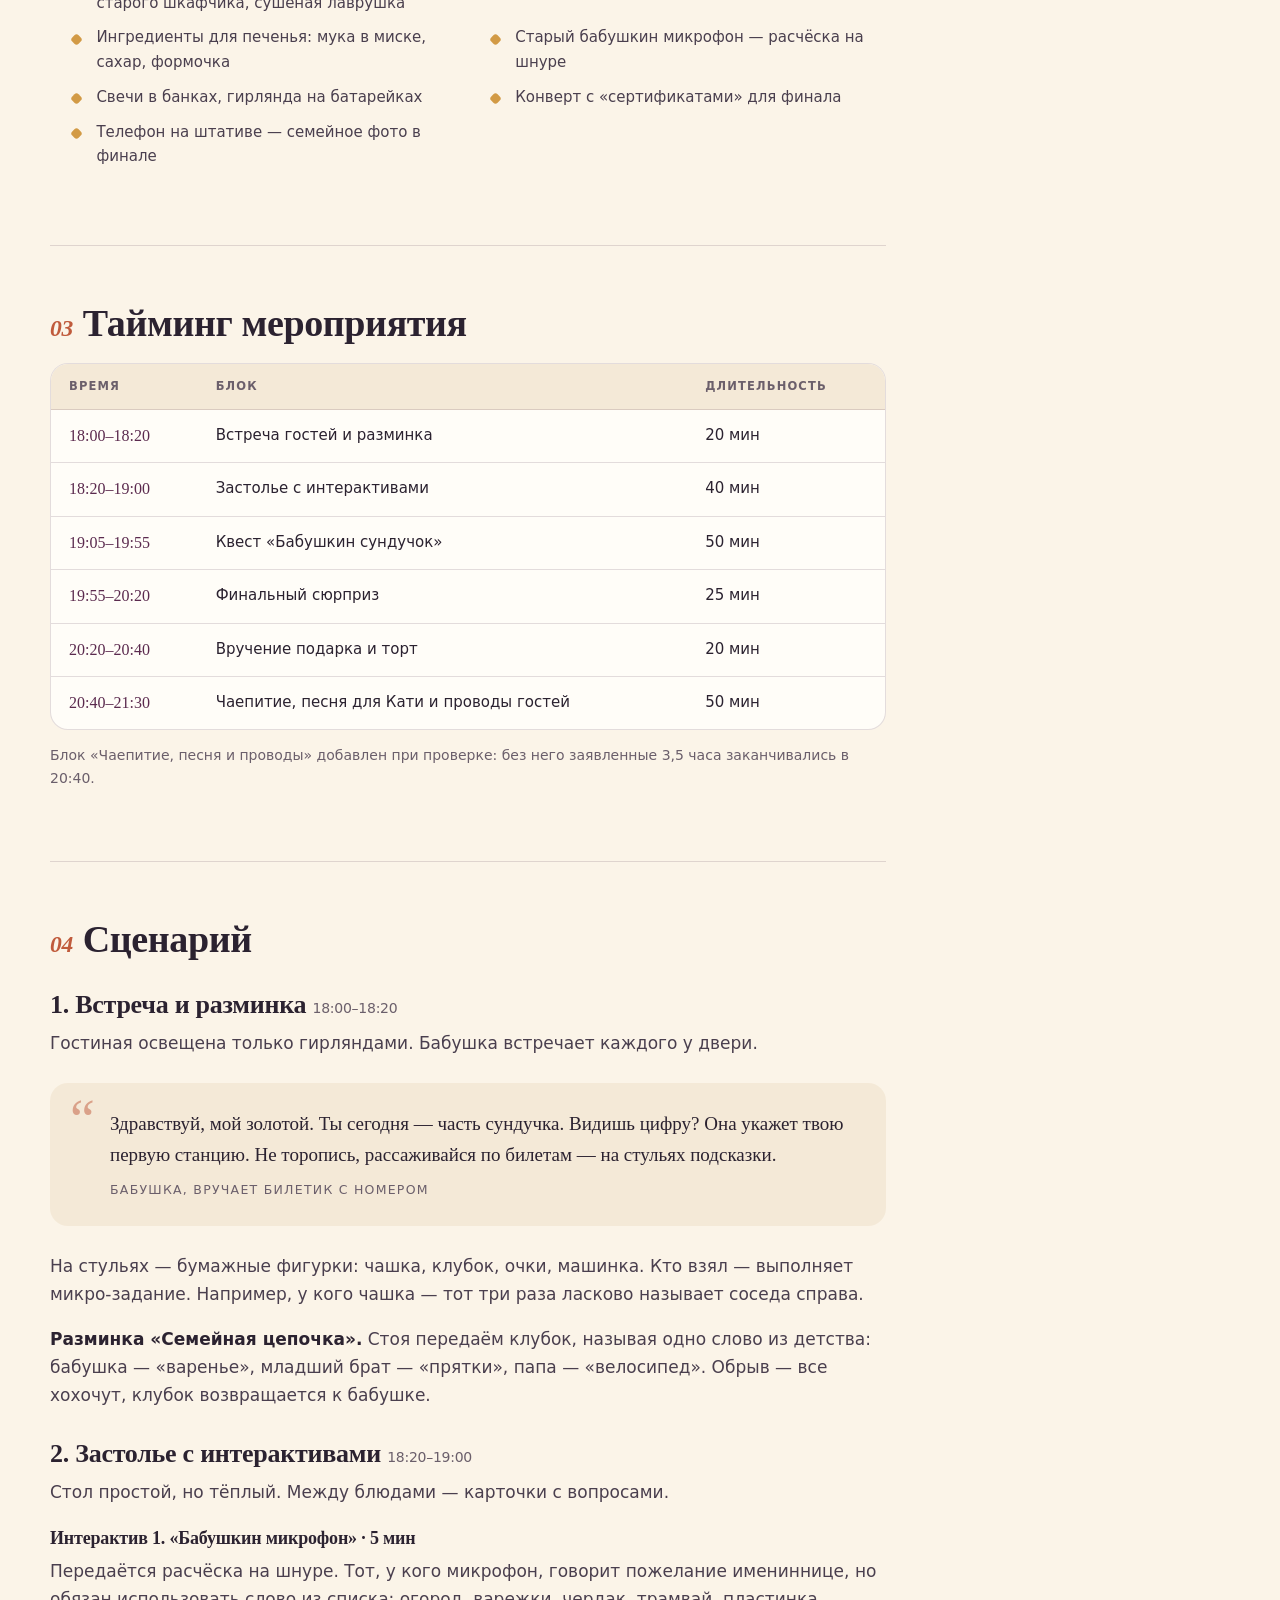
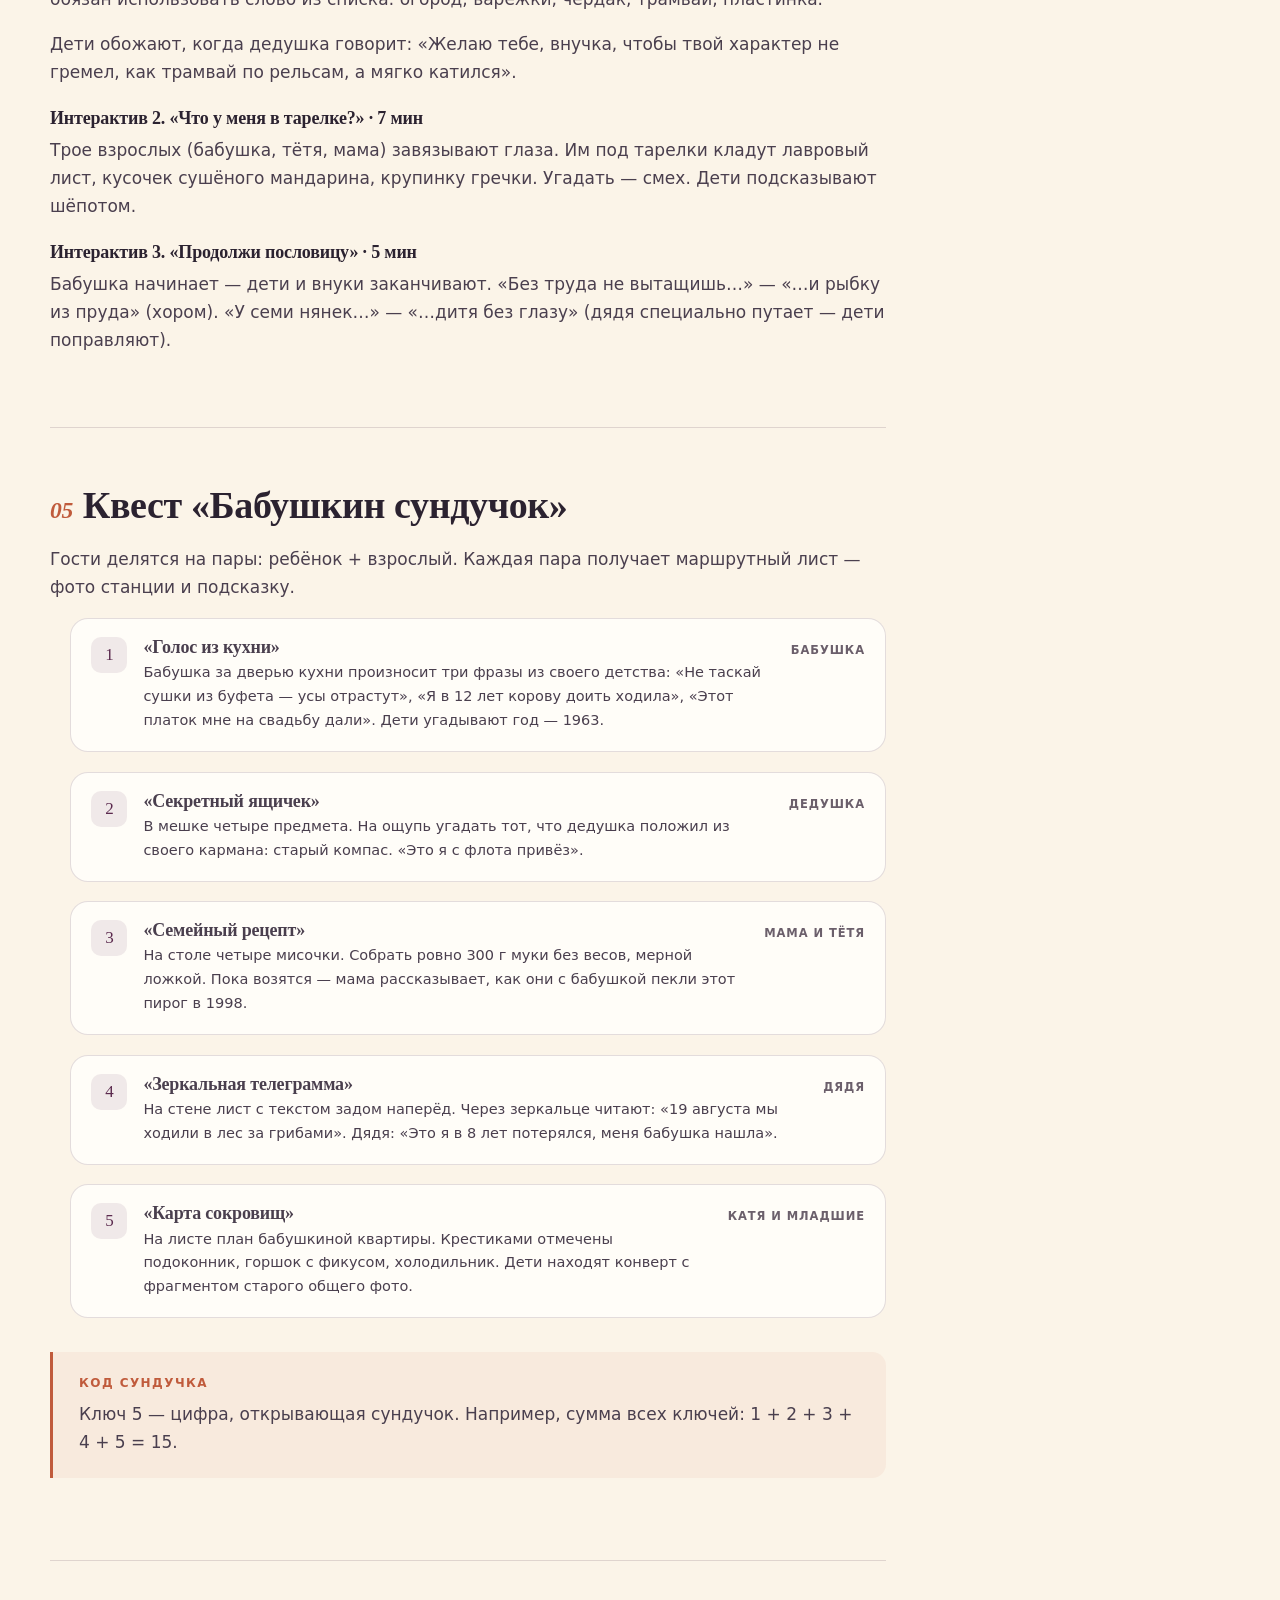
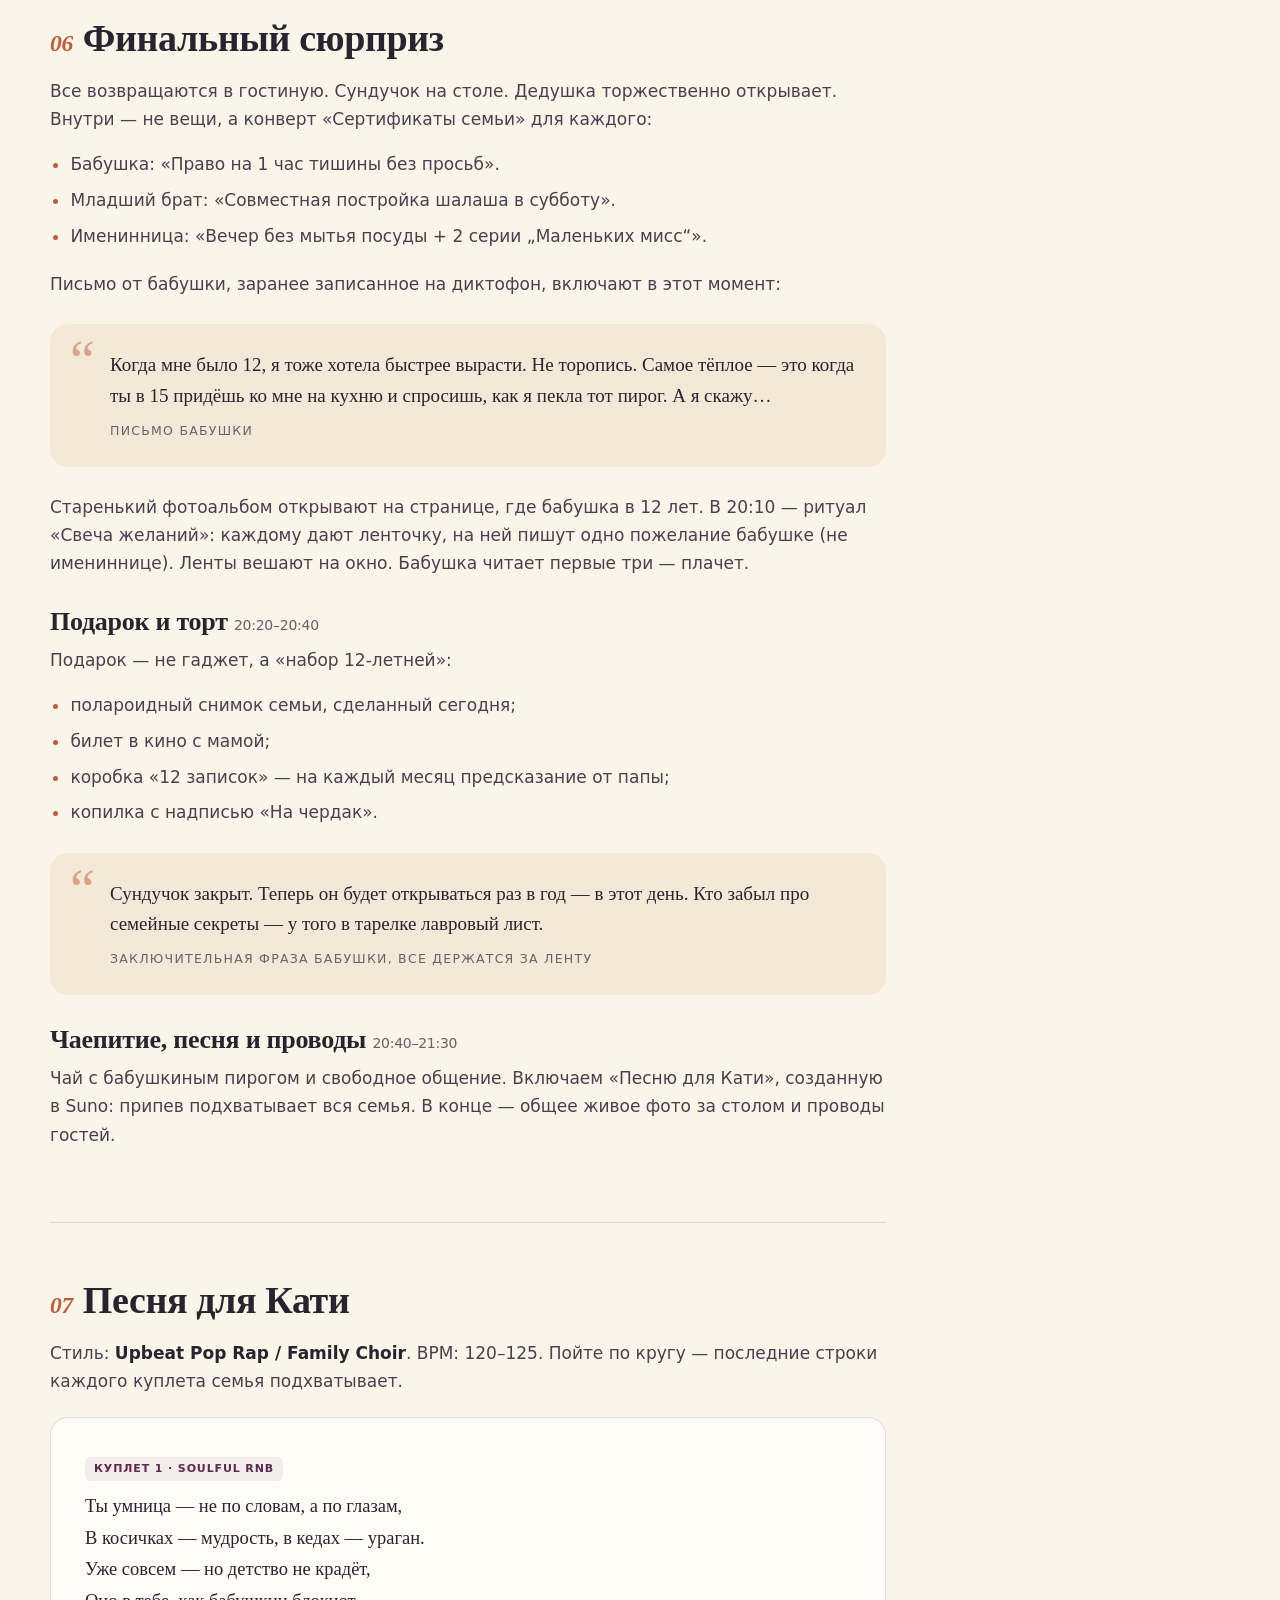
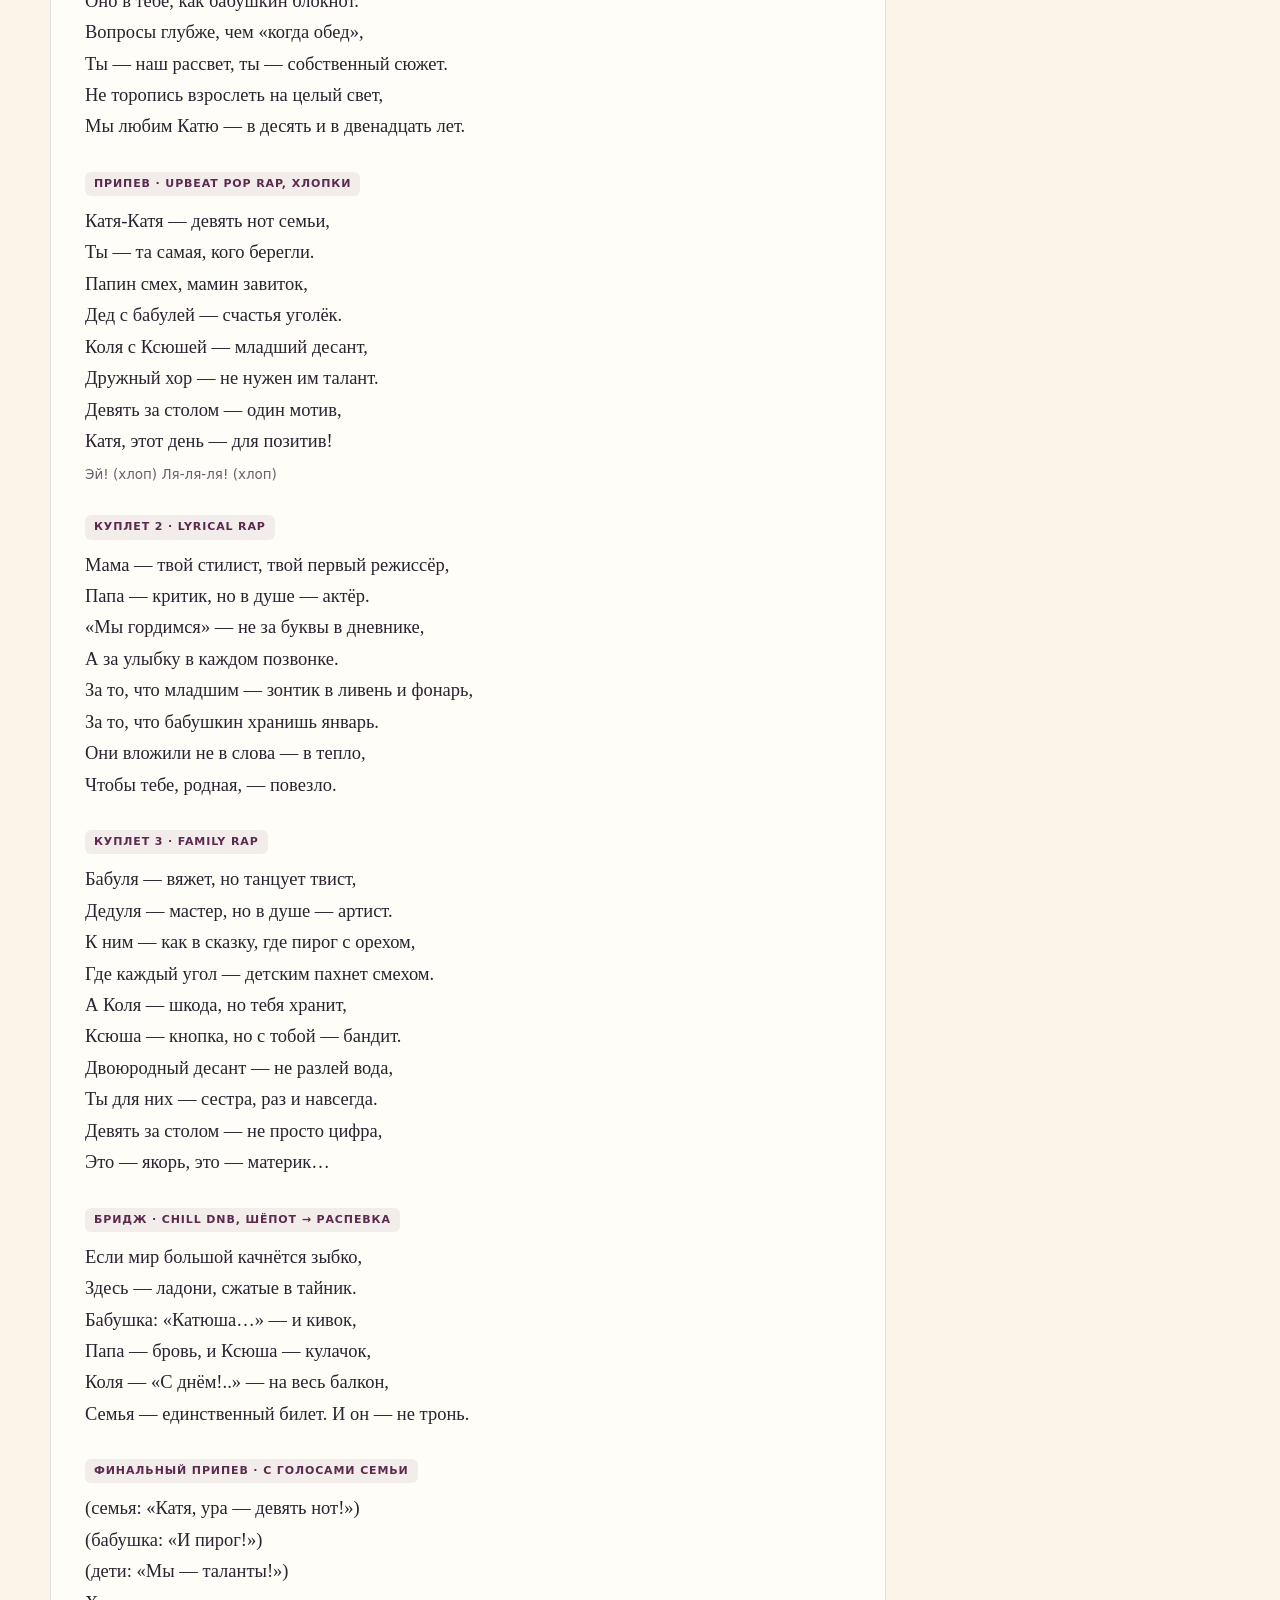
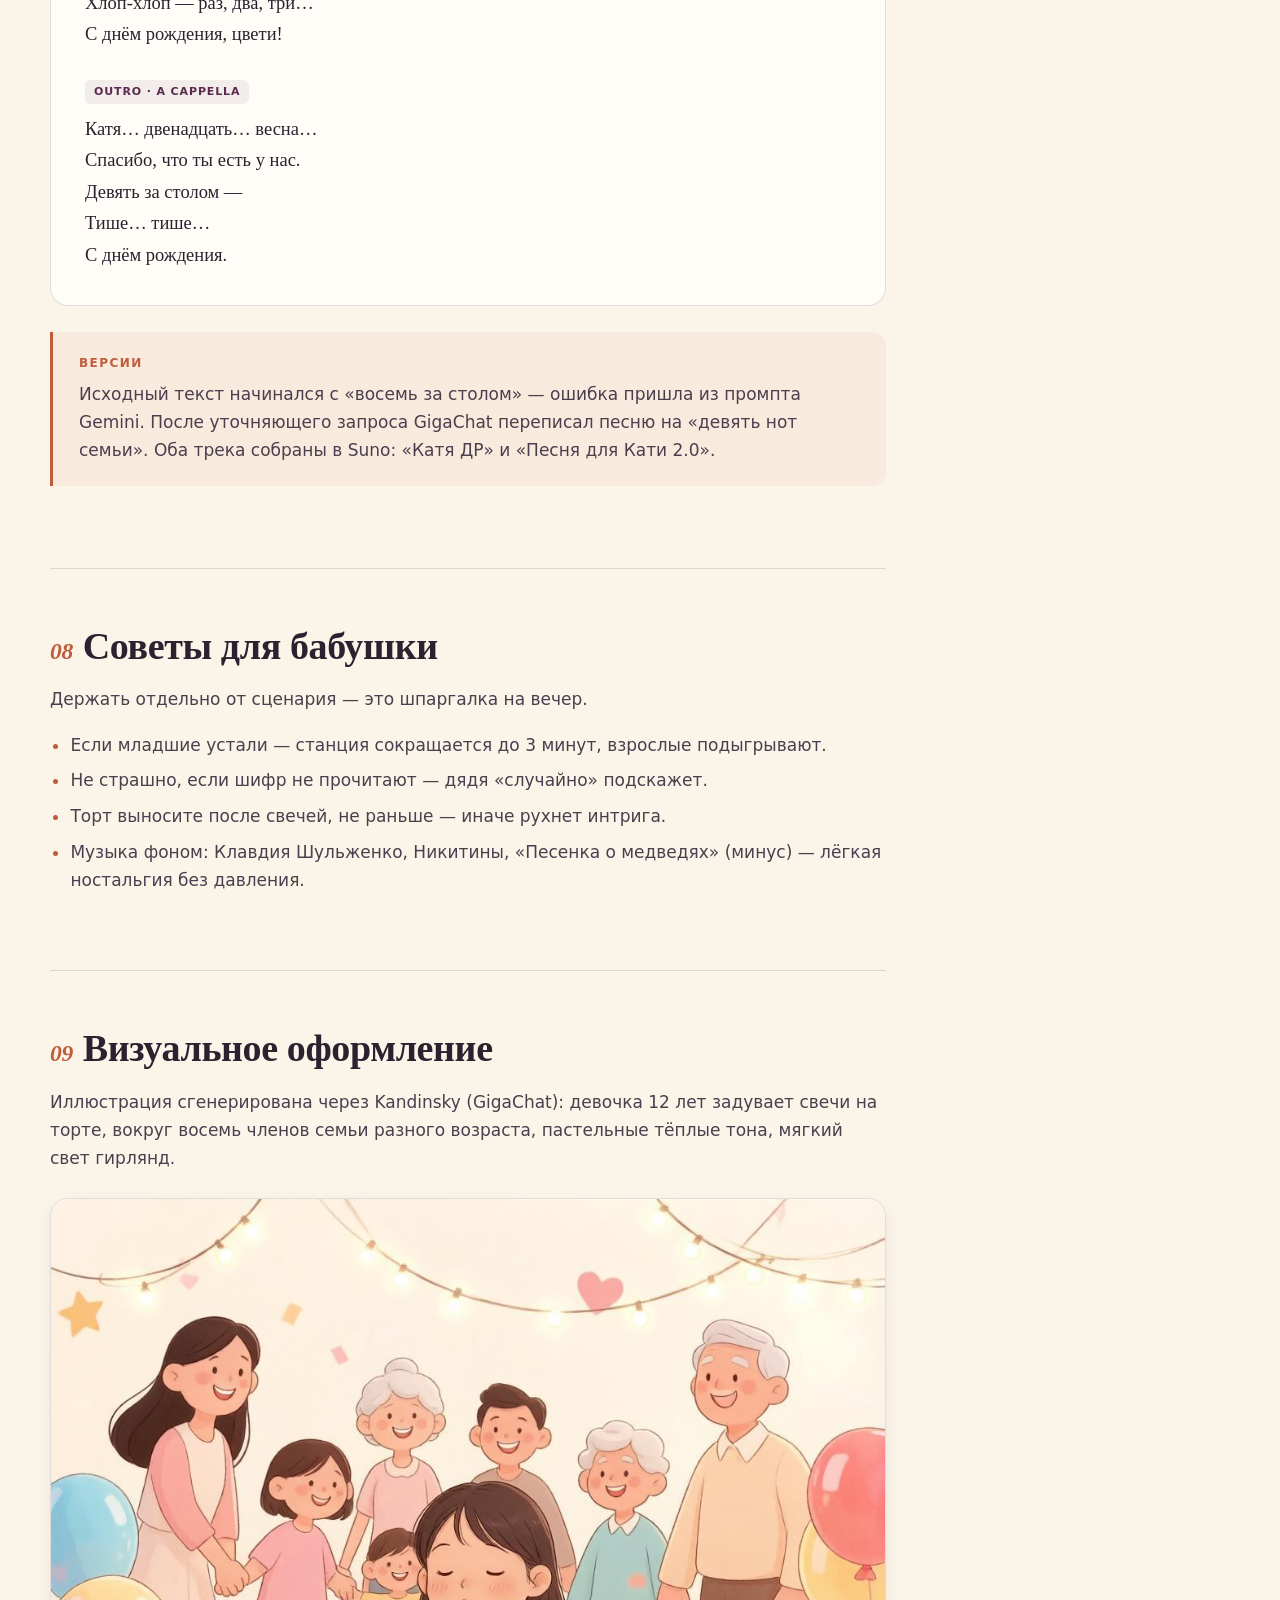
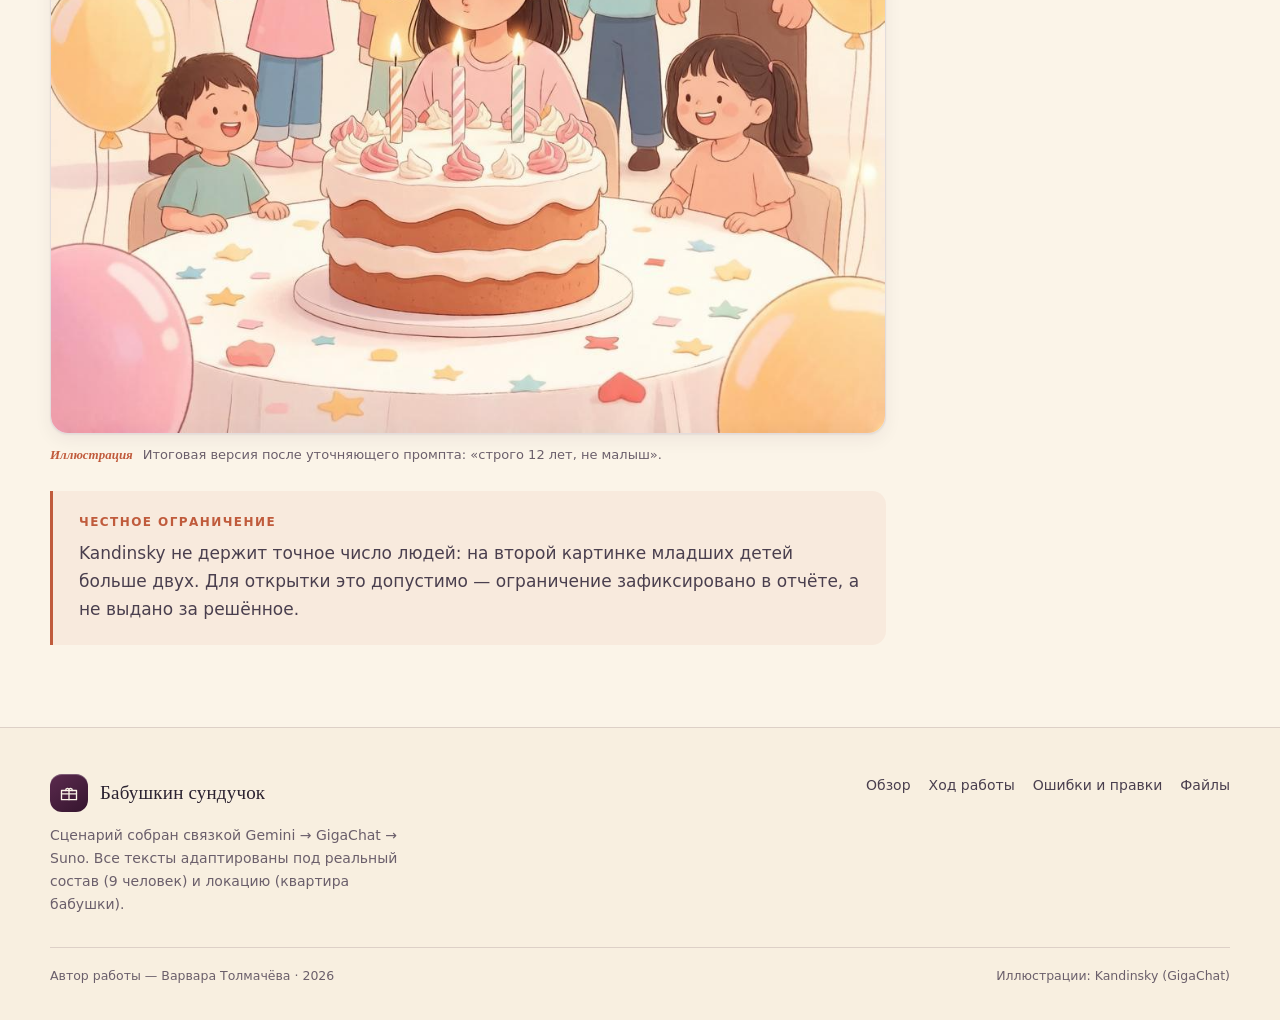
<file: scenario.html>
<!DOCTYPE html>
<html lang="ru">
<head>
  <meta charset="utf-8">
  <meta name="viewport" content="width=device-width, initial-scale=1">
  <title>Сценарий «Бабушкин сундучок» — день рождения Кати, 12 лет</title>
  <meta name="description" content="Полный сценарий домашнего праздника: концепция, реквизит, тайминг, пять станций квеста, финальный сюрприз и текст песни для Suno.">
  <meta name="theme-color" content="#5b2a4e">
  <link rel="icon" href="data:image/svg+xml,%3Csvg xmlns='http://www.w3.org/2000/svg' viewBox='0 0 64 64'%3E%3Crect width='64' height='64' rx='14' fill='%235b2a4e'/%3E%3Cpath d='M16 26h32v22H16z' fill='none' stroke='%23fbf4e8' stroke-width='3'/%3E%3Cpath d='M16 32h32M32 26v22M24 26c0-6 8-6 8 0 0-6 8-6 8 0' fill='none' stroke='%23fbf4e8' stroke-width='3' stroke-linecap='round'/%3E%3C/svg%3E">
  <link rel="stylesheet" href="assets/css/style.css">
</head>
<body>
  <div class="progress" aria-hidden="true"></div>

  <header class="site-header">
    <div class="container nav">
      <a class="brand" href="index.html">
        <span class="brand-mark" aria-hidden="true">
          <svg viewBox="0 0 24 24" fill="none" stroke="currentColor" stroke-width="1.6" stroke-linecap="round" stroke-linejoin="round">
            <path d="M3 9h18v11H3z"></path>
            <path d="M3 13h18M12 9v11"></path>
            <path d="M8 9c0-3 4-4 4 0 0-4 4-3 4 0"></path>
          </svg>
        </span>
        <span>Бабушкин сундучок<small>ДЗ · промпт-инжиниринг</small></span>
      </a>

      <button class="nav-toggle" type="button" aria-label="Меню" aria-expanded="false" aria-controls="nav-links">
        <svg viewBox="0 0 24 24" fill="none" stroke="currentColor" stroke-width="1.8" stroke-linecap="round">
          <path d="M4 7h16M4 12h16M4 17h16"></path>
        </svg>
      </button>

      <ul class="nav-links" id="nav-links">
        <li><a href="index.html">Обзор</a></li>
        <li><a href="scenario.html" aria-current="page">Сценарий</a></li>
        <li><a href="process.html">Ход работы</a></li>
        <li><a href="index.html#materials">Материалы</a></li>
        <li class="nav-cta"><a href="#song">Песня</a></li>
      </ul>
    </div>
  </header>

  <main>
    <div class="page-hero">
      <div class="container">
        <p class="eyebrow">Итоговый документ</p>
        <h1>Сценарий «Бабушкин сундучок»</h1>
        <p class="lead">
          Домашний квест по семейным тайнам для Кати и восьми гостей.
          Сундучок открывается только после пяти станций, а весь реквизит
          находится дома у бабушки.
        </p>
        <ul class="hero-meta">
          <li class="chip"><b>12</b> лет</li>
          <li class="chip"><b>9</b> человек</li>
          <li class="chip"><b>18:00–21:30</b></li>
          <li class="chip">3,5 часа</li>
          <li class="chip">5 станций</li>
        </ul>
      </div>
    </div>

    <div class="container page-grid">
      <article class="prose">
        <!-- Вводные -->
        <section id="intro">
          <h2><span class="num">01</span>Вводные и концепция</h2>

          <dl class="facts">
            <div>
              <dt>Формат</dt>
              <dd>Домашний праздник в квартире бабушки</dd>
            </div>
            <div>
              <dt>Участники</dt>
              <dd>9 человек: именинница + 8 гостей</dd>
            </div>
            <div>
              <dt>Состав</dt>
              <dd>Катя, Коля и Ксюша, дядя с тётей, бабушка с дедушкой, мама и папа</dd>
            </div>
            <div>
              <dt>Тема</dt>
              <dd>«Бабушкин сундучок» — квест по семейным тайнам</dd>
            </div>
            <div>
              <dt>Тайминг</dt>
              <dd>3,5 часа, 18:00–21:30</dd>
            </div>
            <div>
              <dt>Реквизит</dt>
              <dd>Только то, что есть дома — без покупных костюмов</dd>
            </div>
          </dl>

          <p style="margin-top: 26px;">
            «Бабушкин сундучок» — не просто квест, а путешествие по семейной
            памяти. Сундучок (коробка с замком) открывается только после
            прохождения пяти станций. Задания — от каждого члена семьи.
            Именинница — соавтор: помогает готовить станции накануне.
          </p>

          <div class="callout">
            <span class="callout-title">Важные принципы</span>
            <ul>
              <li>Младшие (5–7 лет) участвуют с помощью взрослых — ни одно задание не длится дольше 7 минут.</li>
              <li>Старшее поколение не вытягивают насильно — они «хранители» станций, им приятно наблюдать и вспоминать.</li>
              <li>Весь реквизит — из дома: старые ключи, ложки, зеркальца, баночки от круп, бабушкины платки.</li>
            </ul>
          </div>
        </section>

        <!-- Реквизит -->
        <section id="props">
          <h2><span class="num">02</span>Реквизит</h2>
          <p>Собрать за два дня — всё находится в доме.</p>
          <ul class="props">
            <li>Сундучок или чемоданчик с кодовым замком (ключ — у дедушки)</li>
            <li>5 картонных «ключей»-заготовок, на каждом — цифра</li>
            <li>Платок для глаз и 5 мелких предметов: пуговица, монетка 1981 г., значок, ключ от старого шкафчика, сушёная лаврушка</li>
            <li>Карточки с заданиями, крупный шрифт</li>
            <li>Ингредиенты для печенья: мука в миске, сахар, формочка</li>
            <li>Старый бабушкин микрофон — расчёска на шнуре</li>
            <li>Свечи в банках, гирлянда на батарейках</li>
            <li>Конверт с «сертификатами» для финала</li>
            <li>Телефон на штативе — семейное фото в финале</li>
          </ul>
        </section>

        <!-- Тайминг -->
        <section id="timing">
          <h2><span class="num">03</span>Тайминг мероприятия</h2>
          <div class="table-wrap">
            <table>
              <thead>
                <tr>
                  <th>Время</th>
                  <th>Блок</th>
                  <th>Длительность</th>
                </tr>
              </thead>
              <tbody>
                <tr>
                  <td><time>18:00–18:20</time></td>
                  <td>Встреча гостей и разминка</td>
                  <td class="dur">20 мин</td>
                </tr>
                <tr>
                  <td><time>18:20–19:00</time></td>
                  <td>Застолье с интерактивами</td>
                  <td class="dur">40 мин</td>
                </tr>
                <tr>
                  <td><time>19:05–19:55</time></td>
                  <td>Квест «Бабушкин сундучок»</td>
                  <td class="dur">50 мин</td>
                </tr>
                <tr>
                  <td><time>19:55–20:20</time></td>
                  <td>Финальный сюрприз</td>
                  <td class="dur">25 мин</td>
                </tr>
                <tr>
                  <td><time>20:20–20:40</time></td>
                  <td>Вручение подарка и торт</td>
                  <td class="dur">20 мин</td>
                </tr>
                <tr>
                  <td><time>20:40–21:30</time></td>
                  <td>Чаепитие, песня для Кати и проводы гостей</td>
                  <td class="dur">50 мин</td>
                </tr>
              </tbody>
            </table>
          </div>
          <p style="margin-top: 14px; font-size: 14px; color: var(--muted);">
            Блок «Чаепитие, песня и проводы» добавлен при проверке: без него
            заявленные 3,5 часа заканчивались в 20:40.
          </p>
        </section>

        <!-- Сценарий -->
        <section id="script">
          <h2><span class="num">04</span>Сценарий</h2>

          <h3>1. Встреча и разминка <span style="font-family: var(--font-body); font-size: 14px; color: var(--muted); font-weight: 400;">18:00–18:20</span></h3>
          <p>Гостиная освещена только гирляндами. Бабушка встречает каждого у двери.</p>
          <div class="quote">
            Здравствуй, мой золотой. Ты сегодня — часть сундучка. Видишь цифру?
            Она укажет твою первую станцию. Не торопись, рассаживайся
            по билетам — на стульях подсказки.
            <cite>Бабушка, вручает билетик с номером</cite>
          </div>
          <p>
            На стульях — бумажные фигурки: чашка, клубок, очки, машинка.
            Кто взял — выполняет микро-задание. Например, у кого чашка —
            тот три раза ласково называет соседа справа.
          </p>
          <p>
            <strong>Разминка «Семейная цепочка».</strong> Стоя передаём клубок,
            называя одно слово из детства: бабушка — «варенье», младший брат —
            «прятки», папа — «велосипед». Обрыв — все хохочут, клубок
            возвращается к бабушке.
          </p>

          <h3>2. Застолье с интерактивами <span style="font-family: var(--font-body); font-size: 14px; color: var(--muted); font-weight: 400;">18:20–19:00</span></h3>
          <p>Стол простой, но тёплый. Между блюдами — карточки с вопросами.</p>

          <h4>Интерактив 1. «Бабушкин микрофон» · 5 мин</h4>
          <p>
            Передаётся расчёска на шнуре. Тот, у кого микрофон, говорит
            пожелание имениннице, но обязан использовать слово из списка:
            огород, варежки, чердак, трамвай, пластинка.
          </p>
          <p>
            Дети обожают, когда дедушка говорит: «Желаю тебе, внучка, чтобы
            твой характер не гремел, как трамвай по рельсам, а мягко катился».
          </p>

          <h4>Интерактив 2. «Что у меня в тарелке?» · 7 мин</h4>
          <p>
            Трое взрослых (бабушка, тётя, мама) завязывают глаза. Им под
            тарелки кладут лавровый лист, кусочек сушёного мандарина,
            крупинку гречки. Угадать — смех. Дети подсказывают шёпотом.
          </p>

          <h4>Интерактив 3. «Продолжи пословицу» · 5 мин</h4>
          <p>
            Бабушка начинает — дети и внуки заканчивают. «Без труда не
            вытащишь…» — «…и рыбку из пруда» (хором). «У семи нянек…» —
            «…дитя без глазу» (дядя специально путает — дети поправляют).
          </p>
        </section>

        <!-- Квест -->
        <section id="quest">
          <h2><span class="num">05</span>Квест «Бабушкин сундучок»</h2>
          <p>
            Гости делятся на пары: ребёнок + взрослый. Каждая пара получает
            маршрутный лист — фото станции и подсказку.
          </p>

          <ul class="station-list">
            <li class="station-row">
              <span class="num" aria-hidden="true">1</span>
              <div>
                <h3>«Голос из кухни»</h3>
                <p>Бабушка за дверью кухни произносит три фразы из своего детства: «Не таскай сушки из буфета — усы отрастут», «Я в 12 лет корову доить ходила», «Этот платок мне на свадьбу дали». Дети угадывают год — 1963.</p>
              </div>
              <span class="host">Бабушка</span>
            </li>
            <li class="station-row">
              <span class="num" aria-hidden="true">2</span>
              <div>
                <h3>«Секретный ящичек»</h3>
                <p>В мешке четыре предмета. На ощупь угадать тот, что дедушка положил из своего кармана: старый компас. «Это я с флота привёз».</p>
              </div>
              <span class="host">Дедушка</span>
            </li>
            <li class="station-row">
              <span class="num" aria-hidden="true">3</span>
              <div>
                <h3>«Семейный рецепт»</h3>
                <p>На столе четыре мисочки. Собрать ровно 300 г муки без весов, мерной ложкой. Пока возятся — мама рассказывает, как они с бабушкой пекли этот пирог в 1998.</p>
              </div>
              <span class="host">Мама и тётя</span>
            </li>
            <li class="station-row">
              <span class="num" aria-hidden="true">4</span>
              <div>
                <h3>«Зеркальная телеграмма»</h3>
                <p>На стене лист с текстом задом наперёд. Через зеркальце читают: «19 августа мы ходили в лес за грибами». Дядя: «Это я в 8 лет потерялся, меня бабушка нашла».</p>
              </div>
              <span class="host">Дядя</span>
            </li>
            <li class="station-row">
              <span class="num" aria-hidden="true">5</span>
              <div>
                <h3>«Карта сокровищ»</h3>
                <p>На листе план бабушкиной квартиры. Крестиками отмечены подоконник, горшок с фикусом, холодильник. Дети находят конверт с фрагментом старого общего фото.</p>
              </div>
              <span class="host">Катя и младшие</span>
            </li>
          </ul>

          <div class="callout">
            <span class="callout-title">Код сундучка</span>
            <p>
              Ключ 5 — цифра, открывающая сундучок. Например, сумма всех
              ключей: 1 + 2 + 3 + 4 + 5 = 15.
            </p>
          </div>
        </section>

        <!-- Финал -->
        <section id="final">
          <h2><span class="num">06</span>Финальный сюрприз</h2>
          <p>
            Все возвращаются в гостиную. Сундучок на столе. Дедушка
            торжественно открывает. Внутри — не вещи, а конверт
            «Сертификаты семьи» для каждого:
          </p>
          <ul>
            <li>Бабушка: «Право на 1 час тишины без просьб».</li>
            <li>Младший брат: «Совместная постройка шалаша в субботу».</li>
            <li>Именинница: «Вечер без мытья посуды + 2 серии „Маленьких мисс“».</li>
          </ul>

          <p>
            Письмо от бабушки, заранее записанное на диктофон, включают
            в этот момент:
          </p>
          <div class="quote">
            Когда мне было 12, я тоже хотела быстрее вырасти. Не торопись.
            Самое тёплое — это когда ты в 15 придёшь ко мне на кухню
            и спросишь, как я пекла тот пирог. А я скажу…
            <cite>Письмо бабушки</cite>
          </div>

          <p>
            Старенький фотоальбом открывают на странице, где бабушка в 12 лет.
            В 20:10 — ритуал «Свеча желаний»: каждому дают ленточку, на ней
            пишут одно пожелание бабушке (не имениннице). Ленты вешают
            на окно. Бабушка читает первые три — плачет.
          </p>

          <h3>Подарок и торт <span style="font-family: var(--font-body); font-size: 14px; color: var(--muted); font-weight: 400;">20:20–20:40</span></h3>
          <p>Подарок — не гаджет, а «набор 12-летней»:</p>
          <ul>
            <li>полароидный снимок семьи, сделанный сегодня;</li>
            <li>билет в кино с мамой;</li>
            <li>коробка «12 записок» — на каждый месяц предсказание от папы;</li>
            <li>копилка с надписью «На чердак».</li>
          </ul>
          <div class="quote">
            Сундучок закрыт. Теперь он будет открываться раз в год — в этот
            день. Кто забыл про семейные секреты — у того в тарелке
            лавровый лист.
            <cite>Заключительная фраза бабушки, все держатся за ленту</cite>
          </div>

          <h3>Чаепитие, песня и проводы <span style="font-family: var(--font-body); font-size: 14px; color: var(--muted); font-weight: 400;">20:40–21:30</span></h3>
          <p>
            Чай с бабушкиным пирогом и свободное общение. Включаем «Песню для
            Кати», созданную в Suno: припев подхватывает вся семья.
            В конце — общее живое фото за столом и проводы гостей.
          </p>
        </section>

        <!-- Песня -->
        <section id="song">
          <h2><span class="num">07</span>Песня для Кати</h2>
          <p>
            Стиль: <strong>Upbeat Pop Rap / Family Choir</strong>. BPM: 120–125.
            Пойте по кругу — последние строки каждого куплета семья подхватывает.
          </p>

          <div class="lyrics">
            <div class="lyric-block">
              <span class="lyric-label">Куплет 1 · Soulful RnB</span>
              <p>
                <span>Ты умница — не по словам, а по глазам,</span>
                <span>В косичках — мудрость, в кедах — ураган.</span>
                <span>Уже совсем — но детство не крадёт,</span>
                <span>Оно в тебе, как бабушкин блокнот.</span>
                <span>Вопросы глубже, чем «когда обед»,</span>
                <span>Ты — наш рассвет, ты — собственный сюжет.</span>
                <span>Не торопись взрослеть на целый свет,</span>
                <span>Мы любим Катю — в десять и в двенадцать лет.</span>
              </p>
            </div>

            <div class="lyric-block">
              <span class="lyric-label">Припев · Upbeat Pop Rap, хлопки</span>
              <p>
                <span>Катя-Катя — девять нот семьи,</span>
                <span>Ты — та самая, кого берегли.</span>
                <span>Папин смех, мамин завиток,</span>
                <span>Дед с бабулей — счастья уголёк.</span>
                <span>Коля с Ксюшей — младший десант,</span>
                <span>Дружный хор — не нужен им талант.</span>
                <span>Девять за столом — один мотив,</span>
                <span>Катя, этот день — для позитив!</span>
              </p>
              <p class="aside">Эй! (хлоп) Ля-ля-ля! (хлоп)</p>
            </div>

            <div class="lyric-block">
              <span class="lyric-label">Куплет 2 · Lyrical Rap</span>
              <p>
                <span>Мама — твой стилист, твой первый режиссёр,</span>
                <span>Папа — критик, но в душе — актёр.</span>
                <span>«Мы гордимся» — не за буквы в дневнике,</span>
                <span>А за улыбку в каждом позвонке.</span>
                <span>За то, что младшим — зонтик в ливень и фонарь,</span>
                <span>За то, что бабушкин хранишь январь.</span>
                <span>Они вложили не в слова — в тепло,</span>
                <span>Чтобы тебе, родная, — повезло.</span>
              </p>
            </div>

            <div class="lyric-block">
              <span class="lyric-label">Куплет 3 · Family Rap</span>
              <p>
                <span>Бабуля — вяжет, но танцует твист,</span>
                <span>Дедуля — мастер, но в душе — артист.</span>
                <span>К ним — как в сказку, где пирог с орехом,</span>
                <span>Где каждый угол — детским пахнет смехом.</span>
                <span>А Коля — шкода, но тебя хранит,</span>
                <span>Ксюша — кнопка, но с тобой — бандит.</span>
                <span>Двоюродный десант — не разлей вода,</span>
                <span>Ты для них — сестра, раз и навсегда.</span>
                <span>Девять за столом — не просто цифра,</span>
                <span>Это — якорь, это — материк…</span>
              </p>
            </div>

            <div class="lyric-block">
              <span class="lyric-label">Бридж · Chill DnB, шёпот → распевка</span>
              <p>
                <span>Если мир большой качнётся зыбко,</span>
                <span>Здесь — ладони, сжатые в тайник.</span>
                <span>Бабушка: «Катюша…» — и кивок,</span>
                <span>Папа — бровь, и Ксюша — кулачок,</span>
                <span>Коля — «С днём!..» — на весь балкон,</span>
                <span>Семья — единственный билет. И он — не тронь.</span>
              </p>
            </div>

            <div class="lyric-block">
              <span class="lyric-label">Финальный припев · с голосами семьи</span>
              <p>
                <span>(семья: «Катя, ура — девять нот!»)</span>
                <span>(бабушка: «И пирог!»)</span>
                <span>(дети: «Мы — таланты!»)</span>
                <span>Хлоп-хлоп — раз, два, три…</span>
                <span>С днём рождения, цвети!</span>
              </p>
            </div>

            <div class="lyric-block">
              <span class="lyric-label">Outro · a cappella</span>
              <p>
                <span>Катя… двенадцать… весна…</span>
                <span>Спасибо, что ты есть у нас.</span>
                <span>Девять за столом —</span>
                <span>Тише… тише…</span>
                <span>С днём рождения.</span>
              </p>
            </div>
          </div>

          <div class="callout" style="margin-top: 26px;">
            <span class="callout-title">Версии</span>
            <p>
              Исходный текст начинался с «восемь за столом» — ошибка пришла
              из промпта Gemini. После уточняющего запроса GigaChat переписал
              песню на «девять нот семьи». Оба трека собраны в Suno:
              «Катя ДР» и «Песня для Кати 2.0».
            </p>
          </div>
        </section>

        <!-- Советы -->
        <section id="tips">
          <h2><span class="num">08</span>Советы для бабушки</h2>
          <p>Держать отдельно от сценария — это шпаргалка на вечер.</p>
          <ul>
            <li>Если младшие устали — станция сокращается до 3 минут, взрослые подыгрывают.</li>
            <li>Не страшно, если шифр не прочитают — дядя «случайно» подскажет.</li>
            <li>Торт выносите после свечей, не раньше — иначе рухнет интрига.</li>
            <li>Музыка фоном: Клавдия Шульженко, Никитины, «Песенка о медведях» (минус) — лёгкая ностальгия без давления.</li>
          </ul>
        </section>

        <!-- Визуал -->
        <section id="visual">
          <h2><span class="num">09</span>Визуальное оформление</h2>
          <p>
            Иллюстрация сгенерирована через Kandinsky (GigaChat): девочка
            12 лет задувает свечи на торте, вокруг восемь членов семьи
            разного возраста, пастельные тёплые тона, мягкий свет гирлянд.
          </p>
          <figure class="figure">
            <img src="assets/img/hero-illustration.png" alt="Иллюстрация: именинница-подросток задувает свечи на торте в кругу семьи" data-lightbox data-caption="Итоговая иллюстрация к празднику. Kandinsky (GigaChat)">
            <figcaption><b>Иллюстрация</b> Итоговая версия после уточняющего промпта: «строго 12 лет, не малыш».</figcaption>
          </figure>
          <div class="callout">
            <span class="callout-title">Честное ограничение</span>
            <p>
              Kandinsky не держит точное число людей: на второй картинке
              младших детей больше двух. Для открытки это допустимо —
              ограничение зафиксировано в отчёте, а не выдано за решённое.
            </p>
          </div>
        </section>
      </article>

      <aside class="toc" aria-label="Содержание сценария">
        <h2>Содержание</h2>
        <ol>
          <li><a href="#intro">Вводные и концепция</a></li>
          <li><a href="#props">Реквизит</a></li>
          <li><a href="#timing">Тайминг</a></li>
          <li><a href="#script">Сценарий</a></li>
          <li><a href="#quest">Квест</a></li>
          <li><a href="#final">Финал и подарок</a></li>
          <li><a href="#song">Песня</a></li>
          <li><a href="#tips">Советы для бабушки</a></li>
          <li><a href="#visual">Визуал</a></li>
        </ol>
        <p class="toc-note">
          <a href="assets/files/scenario.pdf" download>Скачать сценарий в PDF</a><br>
          <a href="assets/files/scenario.docx" download>Версия DOCX</a>
        </p>
      </aside>
    </div>
  </main>

  <footer class="site-footer">
    <div class="container">
      <div class="footer-grid">
        <div class="footer-brand">
          <a class="brand" href="index.html">
            <span class="brand-mark" aria-hidden="true">
              <svg viewBox="0 0 24 24" fill="none" stroke="currentColor" stroke-width="1.6" stroke-linecap="round" stroke-linejoin="round">
                <path d="M3 9h18v11H3z"></path>
                <path d="M3 13h18M12 9v11"></path>
                <path d="M8 9c0-3 4-4 4 0 0-4 4-3 4 0"></path>
              </svg>
            </span>
            <span>Бабушкин сундучок</span>
          </a>
          <p>Сценарий собран связкой Gemini → GigaChat → Suno. Все тексты адаптированы под реальный состав (9 человек) и локацию (квартира бабушки).</p>
        </div>
        <nav class="footer-nav" aria-label="Навигация в подвале">
          <a href="index.html">Обзор</a>
          <a href="process.html">Ход работы</a>
          <a href="process.html#errors">Ошибки и правки</a>
          <a href="index.html#materials">Файлы</a>
        </nav>
      </div>
      <div class="footer-bottom">
        <span>Автор работы — Варвара Толмачёва · <span data-year>2026</span></span>
        <span>Иллюстрации: Kandinsky (GigaChat)</span>
      </div>
    </div>
  </footer>

  <div class="lightbox" role="dialog" aria-modal="true" aria-label="Просмотр изображения">
    <button class="lightbox-close" type="button" aria-label="Закрыть">&times;</button>
    <figure>
      <img alt="">
      <figcaption></figcaption>
    </figure>
  </div>

  <button class="to-top" type="button" aria-label="Наверх">
    <svg viewBox="0 0 24 24" width="20" height="20" fill="none" stroke="currentColor" stroke-width="1.8" stroke-linecap="round" stroke-linejoin="round" aria-hidden="true">
      <path d="M12 19V5M6 11l6-6 6 6"></path>
    </svg>
  </button>

  <script src="assets/js/main.js" defer></script>
</body>
</html>
</file>
<file: assets/css/style.css>
/* ==========================================================
   «Бабушкин сундучок» — сайт для куратора
   Тёплая «семейная» тема: крем, слива, терракота, золото
   ========================================================== */

:root {
  --cream: #fbf4e8;
  --cream-deep: #f4e9d7;
  --paper: #fffdf8;
  --ink: #2b2230;
  --ink-soft: #4a3f4e;
  --muted: #6b5f6b;
  --plum: #5b2a4e;
  --plum-deep: #35152e;
  --terra: #c05b3c;
  --terra-soft: #e8b09a;
  --gold: #d29a45;
  --sage: #74856a;
  --line: rgba(59, 23, 51, 0.14);
  --line-strong: rgba(59, 23, 51, 0.28);
  --shadow-sm: 0 1px 2px rgba(53, 21, 46, 0.06), 0 6px 18px rgba(53, 21, 46, 0.06);
  --shadow-md: 0 18px 45px -18px rgba(53, 21, 46, 0.28);
  --radius: 18px;
  --radius-lg: 28px;
  --font-display: "Palatino Linotype", "Book Antiqua", Palatino, "Iowan Old Style", Georgia, serif;
  --font-body: "Segoe UI", system-ui, -apple-system, "Helvetica Neue", Arial, sans-serif;
  --max: 1180px;
  --nav-h: 70px;
}

*,
*::before,
*::after {
  box-sizing: border-box;
}

html {
  scroll-behavior: smooth;
  scroll-padding-top: calc(var(--nav-h) + 24px);
  -webkit-text-size-adjust: 100%;
}

body {
  margin: 0;
  font-family: var(--font-body);
  font-size: 17px;
  line-height: 1.65;
  color: var(--ink);
  background-color: var(--cream);
  background-image:
    radial-gradient(1100px 520px at 88% -10%, rgba(210, 154, 69, 0.16), transparent 65%),
    radial-gradient(900px 600px at -10% 12%, rgba(192, 91, 60, 0.09), transparent 60%);
  background-attachment: fixed;
}

/* Лёгкая «бумажная» фактура */
body::before {
  content: "";
  position: fixed;
  inset: 0;
  z-index: 0;
  pointer-events: none;
  opacity: 0.35;
  background-image: url("data:image/svg+xml,%3Csvg xmlns='http://www.w3.org/2000/svg' width='160' height='160'%3E%3Cfilter id='n'%3E%3CfeTurbulence type='fractalNoise' baseFrequency='0.85' numOctaves='2' stitchTiles='stitch'/%3E%3CfeColorMatrix type='saturate' values='0'/%3E%3C/filter%3E%3Crect width='160' height='160' filter='url(%23n)' opacity='0.16'/%3E%3C/svg%3E");
}

main,
.site-header,
.site-footer {
  position: relative;
  z-index: 1;
}

img {
  max-width: 100%;
  height: auto;
  display: block;
}

a {
  color: var(--plum);
  text-decoration-thickness: 1px;
  text-underline-offset: 3px;
  transition: color 0.2s ease;
}

a:hover {
  color: var(--terra);
}

h1,
h2,
h3,
h4 {
  font-family: var(--font-display);
  font-weight: 600;
  line-height: 1.12;
  letter-spacing: -0.01em;
  margin: 0 0 0.5em;
}

p {
  margin: 0 0 1em;
}

.container {
  width: min(100% - 40px, var(--max));
  margin-inline: auto;
}

/* ---------- Прогресс чтения ---------- */

.progress {
  position: fixed;
  top: 0;
  left: 0;
  height: 3px;
  width: 100%;
  transform-origin: 0 50%;
  transform: scaleX(0);
  background: linear-gradient(90deg, var(--terra), var(--gold));
  z-index: 60;
}

/* ---------- Шапка ---------- */

.site-header {
  position: sticky;
  top: 0;
  z-index: 50;
  background: rgba(251, 244, 232, 0.86);
  backdrop-filter: blur(14px);
  border-bottom: 1px solid var(--line);
}

.nav {
  display: flex;
  align-items: center;
  gap: 24px;
  min-height: var(--nav-h);
}

.brand {
  display: inline-flex;
  align-items: center;
  gap: 12px;
  text-decoration: none;
  color: var(--ink);
  font-family: var(--font-display);
  font-size: 19px;
  line-height: 1.1;
  letter-spacing: 0.01em;
  white-space: nowrap;
}

.brand:hover {
  color: var(--plum);
}

.brand-mark {
  display: grid;
  place-items: center;
  width: 38px;
  height: 38px;
  flex: none;
  border-radius: 12px;
  background: linear-gradient(145deg, var(--plum), var(--plum-deep));
  color: var(--cream);
  box-shadow: inset 0 1px 0 rgba(255, 255, 255, 0.25);
}

.brand-mark svg {
  width: 20px;
  height: 20px;
}

.brand small {
  display: block;
  font-family: var(--font-body);
  font-size: 11px;
  font-weight: 500;
  letter-spacing: 0.14em;
  text-transform: uppercase;
  color: var(--muted);
}

.nav-links {
  display: flex;
  align-items: center;
  gap: 4px;
  margin-left: auto;
  padding: 0;
  list-style: none;
}

.nav-links a {
  display: inline-block;
  padding: 8px 12px;
  border-radius: 999px;
  color: var(--ink-soft);
  font-size: 14.5px;
  font-weight: 500;
  text-decoration: none;
}

.nav-links a:hover,
.nav-links a[aria-current="page"] {
  color: var(--plum);
  background: rgba(91, 42, 78, 0.07);
}

.nav-links .nav-cta a {
  color: var(--cream);
  background: var(--plum);
  box-shadow: var(--shadow-sm);
}

.nav-links .nav-cta a:hover {
  background: var(--plum-deep);
  color: var(--cream);
}

.nav-toggle {
  display: none;
  margin-left: auto;
  width: 44px;
  height: 44px;
  border: 1px solid var(--line);
  border-radius: 12px;
  background: var(--paper);
  color: var(--plum);
  cursor: pointer;
}

.nav-toggle svg {
  width: 22px;
  height: 22px;
  margin: auto;
}

/* ---------- Кнопки ---------- */

.btn {
  display: inline-flex;
  align-items: center;
  justify-content: center;
  gap: 10px;
  padding: 13px 22px;
  border-radius: 999px;
  border: 1px solid transparent;
  font: inherit;
  font-size: 15.5px;
  font-weight: 600;
  text-decoration: none;
  cursor: pointer;
  transition: transform 0.18s ease, background 0.2s ease, color 0.2s ease, box-shadow 0.2s ease;
}

.btn svg {
  width: 17px;
  height: 17px;
  flex: none;
}

.btn:hover {
  transform: translateY(-1px);
}

.btn-primary {
  background: var(--plum);
  color: var(--cream);
  box-shadow: 0 12px 24px -12px rgba(53, 21, 46, 0.55);
}

.btn-primary:hover {
  background: var(--plum-deep);
  color: var(--cream);
}

.btn-ghost {
  background: transparent;
  border-color: var(--line-strong);
  color: var(--ink);
}

.btn-ghost:hover {
  background: rgba(91, 42, 78, 0.06);
  color: var(--plum);
}

.btn-small {
  padding: 9px 16px;
  font-size: 14px;
}

/* ---------- Hero ---------- */

.hero {
  padding: clamp(36px, 6vw, 76px) 0 clamp(48px, 7vw, 96px);
}

.hero-grid {
  display: grid;
  grid-template-columns: minmax(0, 1.08fr) minmax(0, 0.92fr);
  gap: clamp(32px, 5vw, 72px);
  align-items: center;
}

.eyebrow {
  display: inline-flex;
  align-items: center;
  gap: 10px;
  margin: 0 0 20px;
  color: var(--terra);
  font-size: 12.5px;
  font-weight: 700;
  letter-spacing: 0.16em;
  text-transform: uppercase;
}

.eyebrow::before {
  content: "";
  width: 26px;
  height: 1.5px;
  background: currentColor;
  opacity: 0.6;
}

.hero h1 {
  font-size: clamp(46px, 7.2vw, 86px);
  margin-bottom: 22px;
}

.hero h1 em {
  font-style: italic;
  color: var(--plum);
  white-space: nowrap;
}

.hero-lead {
  max-width: 34ch;
  font-size: clamp(17px, 1.6vw, 19.5px);
  color: var(--ink-soft);
}

.hero-meta {
  display: flex;
  flex-wrap: wrap;
  gap: 8px;
  margin: 26px 0 30px;
  padding: 0;
  list-style: none;
}

.chip {
  display: inline-flex;
  align-items: center;
  gap: 7px;
  padding: 7px 13px;
  border: 1px solid var(--line);
  border-radius: 999px;
  background: rgba(255, 253, 248, 0.65);
  color: var(--ink-soft);
  font-size: 13.5px;
  white-space: nowrap;
}

.chip b {
  color: var(--plum);
  font-weight: 700;
}

.hero-actions {
  display: flex;
  flex-wrap: wrap;
  gap: 12px;
}

.hero-figure {
  position: relative;
  margin: 0;
}

.hero-frame {
  position: relative;
  border-radius: 46% 46% 22px 22px / 26% 26% 22px 22px;
  overflow: hidden;
  background: var(--cream-deep);
  box-shadow: var(--shadow-md);
  border: 1px solid rgba(255, 255, 255, 0.7);
}

.hero-frame::after {
  content: "";
  position: absolute;
  inset: 0;
  border-radius: inherit;
  box-shadow: inset 0 0 0 1px rgba(59, 23, 51, 0.08);
  pointer-events: none;
}

.hero-frame img {
  width: 100%;
  aspect-ratio: 1 / 1;
  object-fit: cover;
}

.hero-figure::before {
  content: "";
  position: absolute;
  inset: -16px -16px 16px 16px;
  border: 1.5px dashed rgba(91, 42, 78, 0.32);
  border-radius: 48% 48% 26px 26px / 28% 28% 26px 26px;
  pointer-events: none;
}

.hero-badge {
  position: absolute;
  right: -6px;
  bottom: 26px;
  display: inline-flex;
  align-items: center;
  gap: 8px;
  padding: 9px 14px;
  border-radius: 999px;
  background: var(--paper);
  border: 1px solid var(--line);
  box-shadow: var(--shadow-sm);
  color: var(--ink-soft);
  font-size: 12.5px;
  font-weight: 600;
}

.hero-badge span {
  width: 7px;
  height: 7px;
  border-radius: 50%;
  background: var(--sage);
  box-shadow: 0 0 0 4px rgba(116, 133, 106, 0.18);
}

.hero-figure figcaption {
  margin-top: 14px;
  color: var(--muted);
  font-size: 13px;
  text-align: center;
}

/* ---------- Секции ---------- */

.section {
  padding: clamp(56px, 8vw, 92px) 0;
  border-top: 1px solid var(--line);
}

.section-tight {
  padding: clamp(40px, 5vw, 64px) 0;
}

.section-head {
  max-width: 62ch;
  margin-bottom: clamp(28px, 4vw, 44px);
}

.section-head.center {
  margin-inline: auto;
  text-align: center;
}

.section-head .eyebrow {
  margin-bottom: 14px;
}

.section-head h2 {
  font-size: clamp(30px, 3.6vw, 46px);
  margin-bottom: 14px;
}

.section-head p {
  color: var(--muted);
  font-size: 17px;
  margin: 0;
}

.section-index {
  font-family: var(--font-display);
  font-style: italic;
  color: var(--terra);
}

/* ---------- Карточки-цифры ---------- */

.stats {
  display: grid;
  grid-template-columns: repeat(4, minmax(0, 1fr));
  gap: 16px;
}

.stat {
  position: relative;
  padding: 26px 22px 22px;
  border-radius: var(--radius);
  background: var(--paper);
  border: 1px solid var(--line);
  box-shadow: var(--shadow-sm);
  overflow: hidden;
}

.stat::before {
  content: "";
  position: absolute;
  inset: 0 auto auto 0;
  width: 100%;
  height: 3px;
  background: linear-gradient(90deg, var(--gold), var(--terra));
  opacity: 0.7;
}

.stat-value {
  display: block;
  font-family: var(--font-display);
  font-size: clamp(34px, 4vw, 46px);
  line-height: 1;
  color: var(--plum);
  margin-bottom: 10px;
}

.stat-value small {
  font-size: 0.45em;
  font-family: var(--font-body);
  font-weight: 600;
  letter-spacing: 0.06em;
  color: var(--muted);
  text-transform: uppercase;
}

.stat-label {
  display: block;
  font-size: 14.5px;
  color: var(--ink-soft);
  line-height: 1.5;
}

/* ---------- Чек-лист ---------- */

.check-grid {
  display: grid;
  grid-template-columns: repeat(2, minmax(0, 1fr));
  gap: 12px;
  margin: 0;
  padding: 0;
  list-style: none;
  counter-reset: task;
}

.check-grid li {
  position: relative;
  padding: 20px 22px 20px 60px;
  border: 1px solid var(--line);
  border-radius: var(--radius);
  background: rgba(255, 253, 248, 0.72);
  color: var(--ink-soft);
}

.check-grid li::before {
  counter-increment: task;
  content: counter(task, decimal-leading-zero);
  position: absolute;
  left: 20px;
  top: 18px;
  font-family: var(--font-display);
  font-style: italic;
  font-size: 18px;
  color: var(--terra);
}

.check-grid b {
  display: block;
  color: var(--ink);
  font-weight: 600;
  margin-bottom: 2px;
}

/* ---------- Тайминг / маршрут ---------- */

.route {
  display: grid;
  grid-template-columns: repeat(3, minmax(0, 1fr));
  gap: 16px;
}

.route-item {
  position: relative;
  padding: 24px 22px;
  border-radius: var(--radius);
  background: var(--paper);
  border: 1px solid var(--line);
  box-shadow: var(--shadow-sm);
  transition: transform 0.25s ease, box-shadow 0.25s ease, border-color 0.25s ease;
}

.route-item:hover {
  transform: translateY(-3px);
  box-shadow: var(--shadow-md);
  border-color: rgba(91, 42, 78, 0.28);
}

.route-time {
  display: inline-block;
  font-size: 12.5px;
  font-weight: 700;
  letter-spacing: 0.1em;
  color: var(--terra);
  background: rgba(192, 91, 60, 0.09);
  border-radius: 999px;
  padding: 4px 10px;
  margin-bottom: 12px;
}

.route-item h3 {
  font-size: 21px;
  margin-bottom: 6px;
}

.route-item p {
  margin: 0;
  font-size: 14.5px;
  color: var(--muted);
}

.route-dur {
  position: absolute;
  top: 22px;
  right: 20px;
  font-size: 12px;
  color: var(--muted);
}

/* ---------- Станции ---------- */

.stations {
  display: grid;
  grid-template-columns: repeat(5, minmax(0, 1fr));
  gap: 14px;
  counter-reset: station;
}

.station {
  position: relative;
  display: flex;
  flex-direction: column;
  padding: 22px 20px 20px;
  border-radius: var(--radius);
  background: linear-gradient(180deg, rgba(255, 253, 248, 0.95), rgba(244, 233, 215, 0.55));
  border: 1px solid var(--line);
  counter-increment: station;
  transition: transform 0.25s ease, border-color 0.25s ease;
}

.station:hover {
  transform: translateY(-3px);
  border-color: rgba(192, 91, 60, 0.4);
}

.station::before {
  content: "0" counter(station);
  font-family: var(--font-display);
  font-style: italic;
  font-size: 15px;
  color: var(--terra);
  margin-bottom: 12px;
}

.station h3 {
  font-size: 18.5px;
  margin-bottom: 8px;
}

.station p {
  margin: 0 0 16px;
  font-size: 14px;
  color: var(--muted);
  line-height: 1.55;
}

.station-host {
  margin-top: auto;
  display: inline-flex;
  align-items: center;
  gap: 6px;
  font-size: 12px;
  font-weight: 600;
  color: var(--plum);
  text-transform: uppercase;
  letter-spacing: 0.06em;
}

.station-key {
  position: absolute;
  top: 18px;
  right: 18px;
  display: grid;
  place-items: center;
  width: 30px;
  height: 30px;
  border-radius: 9px;
  background: rgba(91, 42, 78, 0.1);
  color: var(--plum);
  font-family: var(--font-display);
  font-size: 15px;
}

/* ---------- Песня ---------- */

.song-panel {
  position: relative;
  display: grid;
  grid-template-columns: minmax(0, 1fr) auto;
  gap: 30px;
  align-items: center;
  padding: clamp(30px, 4vw, 52px);
  border-radius: var(--radius-lg);
  background:
    radial-gradient(500px 300px at 85% 0%, rgba(210, 154, 69, 0.22), transparent 70%),
    linear-gradient(140deg, var(--plum-deep), var(--plum));
  color: #f7ecdd;
  overflow: hidden;
}

.song-panel::before {
  content: "“";
  position: absolute;
  right: 28px;
  top: -34px;
  font-family: var(--font-display);
  font-size: 180px;
  line-height: 1;
  color: rgba(247, 236, 221, 0.08);
}

.song-panel .eyebrow {
  color: var(--terra-soft);
}

.song-panel h2 {
  color: #fff8ee;
  font-size: clamp(28px, 3.2vw, 40px);
  margin-bottom: 16px;
}

.song-verse {
  font-family: var(--font-display);
  font-size: clamp(19px, 2.1vw, 24px);
  line-height: 1.6;
  margin: 0 0 18px;
  color: #fdf4e7;
}

.song-verse span {
  display: block;
}

.song-note {
  margin: 0;
  max-width: 52ch;
  color: rgba(247, 236, 221, 0.72);
  font-size: 14.5px;
}

.song-tags {
  display: flex;
  flex-wrap: wrap;
  gap: 8px;
  margin: 0 0 18px;
  padding: 0;
  list-style: none;
}

.song-tags li {
  padding: 5px 11px;
  border: 1px solid rgba(247, 236, 221, 0.28);
  border-radius: 999px;
  font-size: 12px;
  letter-spacing: 0.04em;
  color: rgba(247, 236, 221, 0.85);
}

.song-actions {
  display: flex;
  flex-direction: column;
  gap: 10px;
}

.song-actions .btn-primary {
  background: var(--cream);
  color: var(--plum-deep);
  box-shadow: none;
}

.song-actions .btn-primary:hover {
  background: #fff;
  color: var(--plum-deep);
}

.song-actions .btn-ghost {
  color: #f7ecdd;
  border-color: rgba(247, 236, 221, 0.4);
}

.song-actions .btn-ghost:hover {
  background: rgba(247, 236, 221, 0.12);
  color: #fff;
}

/* ---------- Материалы ---------- */

.materials {
  display: grid;
  grid-template-columns: repeat(2, minmax(0, 1fr));
  gap: 14px;
}

.file-card {
  display: flex;
  align-items: center;
  gap: 16px;
  padding: 18px 20px;
  border: 1px solid var(--line);
  border-radius: var(--radius);
  background: var(--paper);
  box-shadow: var(--shadow-sm);
  text-decoration: none;
  color: inherit;
  transition: transform 0.2s ease, box-shadow 0.2s ease, border-color 0.2s ease;
}

.file-card:hover {
  transform: translateY(-2px);
  box-shadow: var(--shadow-md);
  border-color: rgba(91, 42, 78, 0.3);
  color: inherit;
}

.file-icon {
  display: grid;
  place-items: center;
  flex: none;
  width: 46px;
  height: 54px;
  border-radius: 10px;
  background: var(--cream-deep);
  border: 1px solid var(--line);
  font-size: 10.5px;
  font-weight: 700;
  letter-spacing: 0.08em;
  color: var(--terra);
  text-transform: uppercase;
}

.file-card strong {
  display: block;
  font-size: 15.5px;
  font-weight: 600;
  color: var(--ink);
  line-height: 1.35;
}

.file-card span {
  display: block;
  margin-top: 3px;
  font-size: 13px;
  color: var(--muted);
}

.file-card .arrow {
  margin-left: auto;
  flex: none;
  color: var(--muted);
  transition: transform 0.2s ease, color 0.2s ease;
}

.file-card:hover .arrow {
  transform: translateY(2px);
  color: var(--plum);
}

/* ---------- Галерея ---------- */

.gallery {
  display: grid;
  grid-template-columns: repeat(3, minmax(0, 1fr));
  gap: 14px;
}

.shot {
  position: relative;
  display: block;
  width: 100%;
  margin: 0;
  padding: 0;
  border: 1px solid var(--line);
  border-radius: 14px;
  background: var(--paper);
  overflow: hidden;
  cursor: zoom-in;
  text-align: left;
  font: inherit;
  color: inherit;
  box-shadow: var(--shadow-sm);
}

.shot img {
  width: 100%;
  aspect-ratio: 4 / 3;
  object-fit: cover;
  object-position: top center;
  transition: transform 0.35s ease;
}

.shot:hover img {
  transform: scale(1.03);
}

.shot figcaption {
  display: flex;
  align-items: baseline;
  gap: 8px;
  padding: 11px 13px;
  font-size: 13px;
  color: var(--muted);
  border-top: 1px solid var(--line);
  background: var(--paper);
}

.shot figcaption b {
  font-family: var(--font-display);
  font-style: italic;
  font-weight: 600;
  color: var(--terra);
  flex: none;
}

/* ---------- Подвал ---------- */

.site-footer {
  padding: 46px 0 34px;
  border-top: 1px solid var(--line);
  background: rgba(244, 233, 215, 0.45);
}

.footer-grid {
  display: flex;
  flex-wrap: wrap;
  justify-content: space-between;
  gap: 26px;
  align-items: flex-start;
}

.footer-brand {
  max-width: 34ch;
}

.footer-brand .brand {
  margin-bottom: 12px;
}

.footer-brand p {
  margin: 0;
  font-size: 14px;
  color: var(--muted);
}

.footer-nav {
  display: flex;
  flex-wrap: wrap;
  gap: 6px 18px;
  max-width: 40ch;
}

.footer-nav a {
  font-size: 14px;
  color: var(--ink-soft);
  text-decoration: none;
}

.footer-nav a:hover {
  color: var(--terra);
}

.footer-bottom {
  display: flex;
  flex-wrap: wrap;
  gap: 10px 24px;
  justify-content: space-between;
  margin-top: 30px;
  padding-top: 18px;
  border-top: 1px solid var(--line);
  font-size: 12.5px;
  color: var(--muted);
}

/* ---------- Внутренние страницы ---------- */

.page-hero {
  padding: clamp(34px, 5vw, 60px) 0 clamp(30px, 4vw, 48px);
}

.page-hero h1 {
  font-size: clamp(38px, 5.4vw, 64px);
  margin-bottom: 16px;
}

.page-hero .lead {
  max-width: 68ch;
  font-size: clamp(16.5px, 1.5vw, 19px);
  color: var(--ink-soft);
}

.page-hero .hero-meta {
  margin-bottom: 0;
}

.page-grid {
  display: grid;
  grid-template-columns: minmax(0, 1fr) 280px;
  gap: clamp(30px, 5vw, 64px);
  align-items: start;
}

.toc {
  position: sticky;
  top: calc(var(--nav-h) + 24px);
  padding: 22px;
  border: 1px solid var(--line);
  border-radius: var(--radius);
  background: rgba(255, 253, 248, 0.8);
  font-size: 14px;
}

.toc h2 {
  font-family: var(--font-body);
  font-size: 11.5px;
  font-weight: 700;
  letter-spacing: 0.14em;
  text-transform: uppercase;
  color: var(--muted);
  margin-bottom: 14px;
}

.toc ol {
  margin: 0;
  padding: 0;
  list-style: none;
  counter-reset: toc;
}

.toc li {
  counter-increment: toc;
  border-top: 1px solid var(--line);
}

.toc li:first-child {
  border-top: 0;
}

.toc a {
  display: flex;
  gap: 10px;
  padding: 8px 0;
  color: var(--ink-soft);
  text-decoration: none;
  line-height: 1.35;
}

.toc a::before {
  content: counter(toc, decimal-leading-zero);
  font-family: var(--font-display);
  font-style: italic;
  color: var(--terra);
  flex: none;
  font-size: 13px;
  padding-top: 1px;
}

.toc a:hover,
.toc a.is-active {
  color: var(--plum);
}

.toc a.is-active {
  font-weight: 600;
}

.toc-note {
  margin: 16px 0 0;
  padding-top: 14px;
  border-top: 1px solid var(--line);
  font-size: 12.5px;
  color: var(--muted);
}

/* ---------- Типографика контента ---------- */

.prose {
  min-width: 0;
}

.prose section {
  padding-bottom: clamp(34px, 5vw, 56px);
  margin-bottom: clamp(34px, 5vw, 56px);
  border-bottom: 1px solid var(--line);
  scroll-margin-top: calc(var(--nav-h) + 20px);
}

.prose section:last-child {
  border-bottom: 0;
  margin-bottom: 0;
}

.prose h2 {
  font-size: clamp(27px, 3.2vw, 38px);
  margin-bottom: 18px;
}

.prose h2 .num {
  font-style: italic;
  font-size: 0.62em;
  color: var(--terra);
  margin-right: 10px;
}

.prose h3 {
  font-size: clamp(21px, 2.2vw, 26px);
  margin: 30px 0 10px;
}

.prose h4 {
  font-size: 18px;
  margin: 22px 0 8px;
}

.prose p,
.prose li {
  color: var(--ink-soft);
}

.prose ul,
.prose ol {
  margin: 0 0 1.2em;
  padding-left: 1.2em;
}

.prose li {
  margin-bottom: 0.45em;
}

.prose li::marker {
  color: var(--terra);
}

.prose .lead {
  font-size: 18px;
  color: var(--ink-soft);
}

.prose strong {
  color: var(--ink);
  font-weight: 600;
}

/* Вводные данные */

.facts {
  display: grid;
  grid-template-columns: repeat(2, minmax(0, 1fr));
  gap: 1px;
  margin: 0;
  border: 1px solid var(--line);
  border-radius: var(--radius);
  overflow: hidden;
  background: var(--line);
}

.facts > div {
  padding: 16px 20px;
  background: var(--paper);
}

.facts dt {
  font-size: 11.5px;
  font-weight: 700;
  letter-spacing: 0.12em;
  text-transform: uppercase;
  color: var(--muted);
  margin-bottom: 4px;
}

.facts dd {
  margin: 0;
  font-size: 16px;
  color: var(--ink);
}

/* Callout */

.callout {
  position: relative;
  margin: 26px 0;
  padding: 22px 24px 22px 26px;
  border-left: 3px solid var(--terra);
  border-radius: 0 14px 14px 0;
  background: rgba(192, 91, 60, 0.06);
}

.callout p:last-child,
.callout ul:last-child {
  margin-bottom: 0;
}

.callout-title {
  display: block;
  margin-bottom: 6px;
  font-size: 12px;
  font-weight: 700;
  letter-spacing: 0.12em;
  text-transform: uppercase;
  color: var(--terra);
}

.quote {
  position: relative;
  margin: 26px 0;
  padding: 26px 30px 26px 60px;
  border-radius: var(--radius);
  background: var(--cream-deep);
  font-family: var(--font-display);
  font-size: 19px;
  line-height: 1.6;
  color: var(--ink);
}

.quote::before {
  content: "“";
  position: absolute;
  left: 20px;
  top: 8px;
  font-size: 56px;
  line-height: 1;
  color: var(--terra);
  opacity: 0.5;
}

.quote cite {
  display: block;
  margin-top: 10px;
  font-family: var(--font-body);
  font-style: normal;
  font-size: 12.5px;
  letter-spacing: 0.1em;
  text-transform: uppercase;
  color: var(--muted);
}

/* Таблица тайминга */

.table-wrap {
  overflow-x: auto;
  border: 1px solid var(--line);
  border-radius: var(--radius);
  background: var(--paper);
}

table {
  width: 100%;
  border-collapse: collapse;
  font-size: 15px;
}

th,
td {
  padding: 13px 18px;
  text-align: left;
  vertical-align: top;
  border-bottom: 1px solid var(--line);
}

th {
  font-size: 11.5px;
  font-weight: 700;
  letter-spacing: 0.1em;
  text-transform: uppercase;
  color: var(--muted);
  background: var(--cream-deep);
}

tr:last-child td {
  border-bottom: 0;
}

td time {
  font-family: var(--font-display);
  font-size: 16px;
  color: var(--plum);
  white-space: nowrap;
}

td .dur {
  color: var(--muted);
  font-size: 13.5px;
  white-space: nowrap;
}

/* Сетка реквизита */

.props {
  display: grid;
  grid-template-columns: repeat(2, minmax(0, 1fr));
  gap: 10px 22px;
  margin: 0;
  padding: 0;
  list-style: none;
}

.props li {
  position: relative;
  padding-left: 26px;
  margin: 0;
  font-size: 15px;
  color: var(--ink-soft);
}

.props li::before {
  content: "";
  position: absolute;
  left: 2px;
  top: 0.62em;
  width: 9px;
  height: 9px;
  border-radius: 3px;
  background: var(--gold);
  transform: rotate(45deg);
}

/* Станции в сценарии */

.station-list {
  display: grid;
  gap: 12px;
  margin: 20px 0 0;
  padding: 0;
  list-style: none;
}

.station-row {
  display: grid;
  grid-template-columns: auto minmax(0, 1fr) auto;
  gap: 16px;
  align-items: start;
  padding: 18px 20px;
  border: 1px solid var(--line);
  border-radius: var(--radius);
  background: var(--paper);
}

.station-row .num {
  display: grid;
  place-items: center;
  width: 36px;
  height: 36px;
  border-radius: 10px;
  background: rgba(91, 42, 78, 0.09);
  color: var(--plum);
  font-family: var(--font-display);
  font-size: 17px;
}

.station-row h3,
.station-row h4 {
  margin: 0 0 4px;
  font-size: 18px;
}

.station-row p {
  margin: 0;
  font-size: 14.5px;
}

.station-row .host {
  font-size: 11.5px;
  font-weight: 700;
  letter-spacing: 0.08em;
  text-transform: uppercase;
  color: var(--muted);
  white-space: nowrap;
  padding-top: 4px;
}

.station-row .key {
  font-family: var(--font-display);
  font-size: 15px;
  color: var(--terra);
  white-space: nowrap;
  padding-top: 2px;
}

/* Текст песни */

.lyrics {
  margin-top: 22px;
  padding: clamp(22px, 3vw, 34px);
  border: 1px solid var(--line);
  border-radius: var(--radius);
  background: var(--paper);
}

.lyric-block {
  margin-bottom: 24px;
}

.lyric-block:last-child {
  margin-bottom: 0;
}

.lyric-label {
  display: inline-block;
  margin-bottom: 10px;
  padding: 3px 9px;
  border-radius: 6px;
  background: rgba(91, 42, 78, 0.08);
  font-family: var(--font-body);
  font-size: 11px;
  font-weight: 700;
  letter-spacing: 0.08em;
  text-transform: uppercase;
  color: var(--plum);
}

.lyric-block p {
  margin: 0;
  font-family: var(--font-display);
  font-size: 18.5px;
  line-height: 1.7;
  color: var(--ink);
}

.lyric-block p span {
  display: block;
}

.lyric-block .aside {
  font-family: var(--font-body);
  font-size: 13.5px;
  color: var(--muted);
  margin-top: 6px;
}

/* ---------- Страница «Ход работы» ---------- */

.stage {
  position: relative;
  padding: 0 0 40px 54px;
  border-left: 1px solid var(--line-strong);
  margin-left: 18px;
}

.stage:last-of-type {
  border-left-color: transparent;
  padding-bottom: 0;
}

.stage-marker {
  position: absolute;
  left: -19px;
  top: 0;
  display: grid;
  place-items: center;
  width: 38px;
  height: 38px;
  border-radius: 50%;
  background: var(--plum);
  color: var(--cream);
  font-family: var(--font-display);
  font-style: italic;
  font-size: 17px;
  box-shadow: 0 0 0 6px var(--cream);
}

.stage h2 {
  font-size: clamp(25px, 3vw, 34px);
  margin: 0 0 6px;
}

.stage-kicker {
  margin: 0 0 18px;
  font-size: 12px;
  font-weight: 700;
  letter-spacing: 0.14em;
  text-transform: uppercase;
  color: var(--terra);
}

.stage-body {
  padding-top: 6px;
}

.prompt-card {
  margin: 16px 0;
  border: 1px solid var(--line);
  border-radius: var(--radius);
  background: var(--paper);
  overflow: hidden;
}

.prompt-card summary {
  display: flex;
  align-items: center;
  gap: 12px;
  padding: 16px 20px;
  cursor: pointer;
  font-weight: 600;
  color: var(--ink);
  list-style: none;
}

.prompt-card summary::-webkit-details-marker {
  display: none;
}

.prompt-card summary::after {
  content: "+";
  margin-left: auto;
  font-family: var(--font-display);
  font-size: 22px;
  color: var(--terra);
  transition: transform 0.2s ease;
}

.prompt-card[open] summary::after {
  transform: rotate(45deg);
}

.prompt-card .prompt-body {
  padding: 0 20px 20px;
  border-top: 1px solid var(--line);
}

.prompt-card .prompt-body p:first-child {
  margin-top: 16px;
}

.prompt-text {
  margin: 0;
  padding: 16px 18px;
  border-radius: 12px;
  background: var(--cream);
  border: 1px dashed var(--line-strong);
  font-family: Consolas, "Courier New", monospace;
  font-size: 13.5px;
  line-height: 1.65;
  color: var(--ink-soft);
  white-space: pre-wrap;
}

.prompt-label {
  display: block;
  margin: 16px 0 6px;
  font-size: 11px;
  font-weight: 700;
  letter-spacing: 0.12em;
  text-transform: uppercase;
  color: var(--muted);
}

.prompt-label:first-child {
  margin-top: 0;
}

.copy-btn {
  position: absolute;
  right: 14px;
  bottom: 14px;
  padding: 6px 12px;
  border: 1px solid var(--line-strong);
  border-radius: 999px;
  background: var(--paper);
  font: inherit;
  font-size: 12px;
  font-weight: 600;
  color: var(--ink-soft);
  cursor: pointer;
  transition: background 0.2s ease, color 0.2s ease;
}

.copy-btn:hover {
  background: var(--plum);
  color: var(--cream);
  border-color: var(--plum);
}

.copy-wrap {
  position: relative;
}

/* Ошибки */

.errors {
  display: grid;
  gap: 14px;
}

.error-card {
  padding: 0;
  border: 1px solid var(--line);
  border-radius: var(--radius);
  background: var(--paper);
  overflow: hidden;
}

.error-head {
  display: flex;
  flex-wrap: wrap;
  align-items: center;
  gap: 10px;
  padding: 18px 22px;
  border-bottom: 1px solid var(--line);
  background: rgba(192, 91, 60, 0.06);
}

.error-num {
  display: grid;
  place-items: center;
  width: 28px;
  height: 28px;
  flex: none;
  border-radius: 8px;
  background: var(--terra);
  color: #fff;
  font-family: var(--font-display);
  font-size: 15px;
}

.error-head h3 {
  margin: 0;
  font-size: 20px;
}

.error-status {
  margin-left: auto;
  padding: 4px 10px;
  border-radius: 999px;
  background: rgba(116, 133, 106, 0.16);
  color: #55654c;
  font-size: 11.5px;
  font-weight: 700;
  letter-spacing: 0.06em;
  text-transform: uppercase;
}

.error-status.soft {
  background: rgba(210, 154, 69, 0.16);
  color: #8a6423;
}

.error-body {
  display: grid;
  grid-template-columns: repeat(2, minmax(0, 1fr));
  gap: 1px;
  background: var(--line);
}

.error-body > div {
  padding: 18px 22px;
  background: var(--paper);
}

.error-body h4 {
  margin: 0 0 6px;
  font-size: 11.5px;
  font-weight: 700;
  letter-spacing: 0.12em;
  text-transform: uppercase;
  color: var(--muted);
}

.error-body p {
  margin: 0;
  font-size: 14.5px;
}

/* Фигуры со скриншотами */

.figure {
  margin: 26px 0;
}

.figure img {
  width: 100%;
  border: 1px solid var(--line);
  border-radius: var(--radius);
  background: var(--paper);
  box-shadow: var(--shadow-sm);
  cursor: zoom-in;
}

.figure figcaption {
  display: flex;
  gap: 10px;
  margin-top: 10px;
  font-size: 13px;
  color: var(--muted);
}

.figure figcaption b {
  flex: none;
  font-family: var(--font-display);
  font-style: italic;
  color: var(--terra);
  font-weight: 600;
}

.figure-pair {
  display: grid;
  grid-template-columns: repeat(2, minmax(0, 1fr));
  gap: 16px;
}

.figure-pair .figure {
  margin: 0;
}

/* Выводы */

.conclusions {
  display: grid;
  gap: 12px;
  margin: 22px 0 0;
  padding: 0;
  list-style: none;
}

.conclusions li {
  position: relative;
  padding: 18px 22px 18px 52px;
  border: 1px solid var(--line);
  border-radius: var(--radius);
  background: var(--paper);
  font-size: 15.5px;
}

.conclusions li::before {
  content: "→";
  position: absolute;
  left: 22px;
  top: 18px;
  color: var(--terra);
  font-weight: 700;
}

/* Лайтбокс */

.lightbox {
  position: fixed;
  inset: 0;
  z-index: 100;
  display: none;
  align-items: center;
  justify-content: center;
  padding: 24px;
  background: rgba(30, 16, 27, 0.9);
  backdrop-filter: blur(4px);
}

.lightbox[open] {
  display: flex;
}

.lightbox figure {
  margin: 0;
  max-width: min(1100px, 100%);
  max-height: 100%;
  display: flex;
  flex-direction: column;
  gap: 12px;
}

.lightbox img {
  width: auto;
  max-width: 100%;
  max-height: calc(100vh - 130px);
  object-fit: contain;
  margin: 0 auto;
  border-radius: 10px;
}

.lightbox figcaption {
  color: rgba(255, 248, 238, 0.85);
  font-size: 14px;
  text-align: center;
}

.lightbox-close {
  position: absolute;
  top: 18px;
  right: 18px;
  width: 44px;
  height: 44px;
  border: 1px solid rgba(255, 255, 255, 0.25);
  border-radius: 50%;
  background: rgba(255, 255, 255, 0.08);
  color: #fff;
  font-size: 24px;
  line-height: 1;
  cursor: pointer;
}

.lightbox-close:hover {
  background: rgba(255, 255, 255, 0.18);
}

/* Появление при скролле */

[data-reveal] {
  opacity: 0;
  transform: translateY(16px);
  transition: opacity 0.65s ease, transform 0.65s ease;
}

[data-reveal].is-visible {
  opacity: 1;
  transform: none;
}

/* Кнопка «наверх» */

.to-top {
  position: fixed;
  right: 22px;
  bottom: 22px;
  z-index: 40;
  display: grid;
  place-items: center;
  width: 46px;
  height: 46px;
  border: 1px solid var(--line);
  border-radius: 50%;
  background: var(--paper);
  color: var(--plum);
  box-shadow: var(--shadow-sm);
  cursor: pointer;
  opacity: 0;
  pointer-events: none;
  transform: translateY(8px);
  transition: opacity 0.25s ease, transform 0.25s ease;
}

.to-top.is-visible {
  opacity: 1;
  pointer-events: auto;
  transform: none;
}

/* ---------- Адаптив ---------- */

@media (max-width: 1050px) {
  .stations {
    grid-template-columns: repeat(3, minmax(0, 1fr));
  }

  .route {
    grid-template-columns: repeat(2, minmax(0, 1fr));
  }
}

@media (max-width: 900px) {
  .hero-grid {
    grid-template-columns: 1fr;
    gap: 44px;
  }

  .hero-figure {
    order: -1;
    max-width: 460px;
    margin-inline: auto;
  }

  .hero-lead {
    max-width: 46ch;
  }

  .page-grid {
    grid-template-columns: 1fr;
  }

  .toc {
    display: none;
  }

  .stats {
    grid-template-columns: repeat(2, minmax(0, 1fr));
  }

  .gallery {
    grid-template-columns: repeat(2, minmax(0, 1fr));
  }

  .song-panel {
    grid-template-columns: 1fr;
  }

  .song-actions {
    flex-direction: row;
    flex-wrap: wrap;
  }
}

@media (max-width: 760px) {
  :root {
    --nav-h: 62px;
  }

  body {
    font-size: 16px;
  }

  .nav {
    min-height: var(--nav-h);
  }

  .nav-toggle {
    display: grid;
    place-items: center;
  }

  .nav-links {
    position: absolute;
    top: 100%;
    left: 0;
    right: 0;
    display: none;
    flex-direction: column;
    align-items: stretch;
    gap: 2px;
    padding: 12px 20px 18px;
    background: var(--cream);
    border-bottom: 1px solid var(--line);
    box-shadow: var(--shadow-md);
  }

  .nav-links.is-open {
    display: flex;
  }

  .nav-links a {
    padding: 12px 14px;
    border-radius: 10px;
    font-size: 16px;
  }

  .nav-links .nav-cta a {
    text-align: center;
  }

  .brand small {
    display: none;
  }

  .check-grid,
  .materials,
  .error-body,
  .figure-pair,
  .facts,
  .props {
    grid-template-columns: 1fr;
  }

  .route,
  .stations {
    grid-template-columns: 1fr;
  }

  .station {
    padding-right: 64px;
  }

  .station-key {
    top: 20px;
    right: 20px;
  }

  .gallery {
    grid-template-columns: 1fr;
  }

  .stage {
    padding-left: 34px;
    margin-left: 12px;
  }

  .stage-marker {
    left: -15px;
    width: 30px;
    height: 30px;
    font-size: 14px;
  }

  .station-row {
    grid-template-columns: auto minmax(0, 1fr);
  }

  .station-row .host {
    grid-column: 2;
    padding-top: 6px;
  }

  .station-row .key {
    grid-column: 2;
    justify-self: start;
    padding-top: 0;
  }

  .footer-grid {
    flex-direction: column;
  }
}

@media (max-width: 480px) {
  .container {
    width: calc(100% - 32px);
  }

  .hero-actions .btn {
    width: 100%;
  }

  .stats {
    grid-template-columns: 1fr;
  }

  .hero h1 {
    font-size: 40px;
  }

  .station-row {
    padding: 16px;
    gap: 12px;
  }
}

/* ---------- Печать ---------- */

@media print {
  body {
    background: #fff;
    font-size: 11pt;
  }

  body::before,
  .site-header,
  .site-footer,
  .progress,
  .to-top,
  .toc,
  .hero-actions,
  .song-actions,
  .lightbox {
    display: none !important;
  }

  .page-grid {
    grid-template-columns: 1fr;
  }

  .section,
  .page-hero {
    padding: 12pt 0;
  }

  .prose section {
    break-inside: avoid;
  }

  a {
    color: inherit;
    text-decoration: none;
  }
}

@media (prefers-reduced-motion: reduce) {
  html {
    scroll-behavior: auto;
  }

  *,
  *::before,
  *::after {
    animation-duration: 0.01ms !important;
    transition-duration: 0.01ms !important;
  }

  [data-reveal] {
    opacity: 1;
    transform: none;
  }
}
</file>
